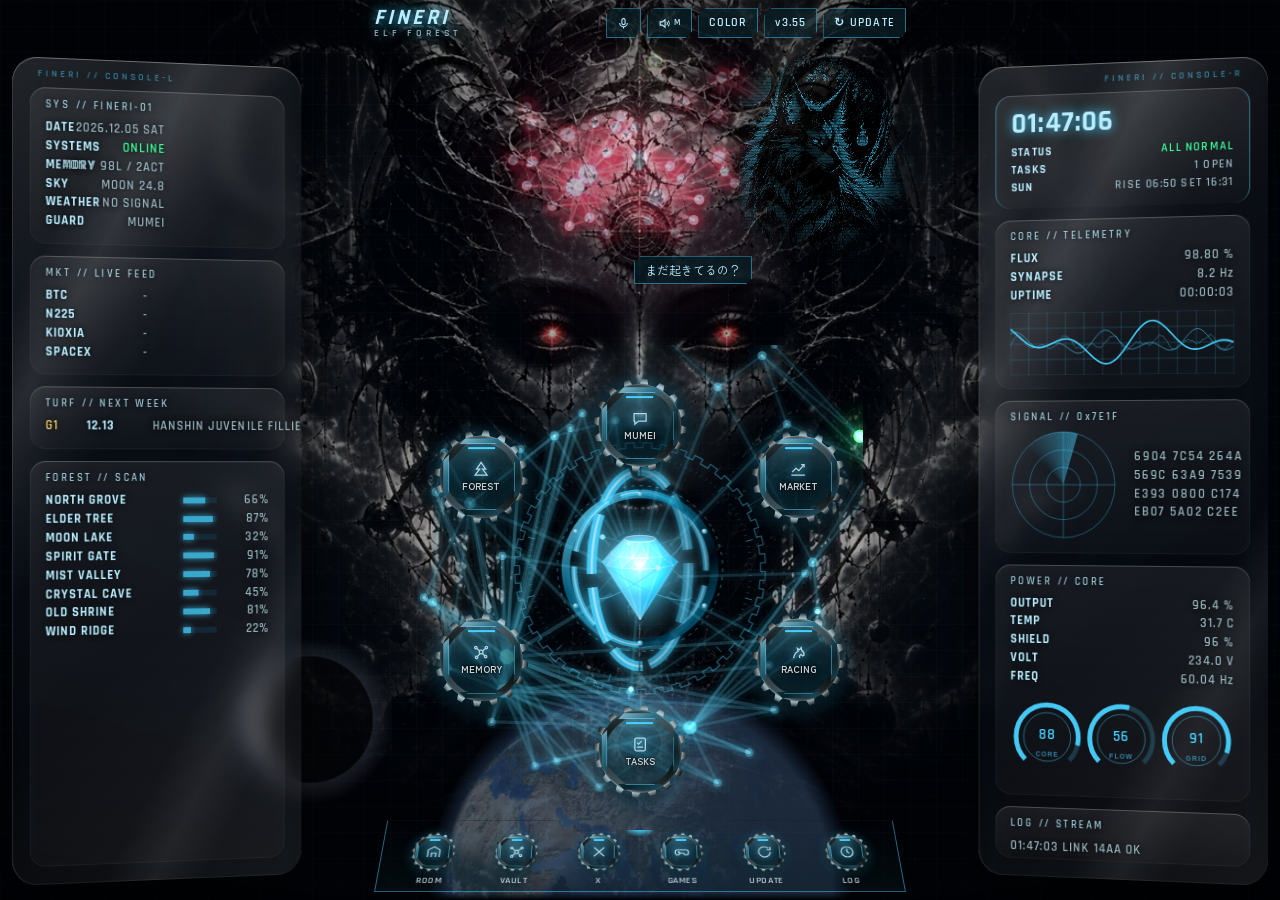
<file: index.html>
<!doctype html>
<html lang="ja">
<head>
<meta charset="utf-8">
<meta name="viewport" content="width=device-width,initial-scale=1,viewport-fit=cover">
<title>FINERI</title>
<meta name="apple-mobile-web-app-capable" content="yes">
<meta name="mobile-web-app-capable" content="yes">
<meta name="apple-mobile-web-app-status-bar-style" content="black-translucent">
<meta name="apple-mobile-web-app-title" content="FINERI">
<meta name="theme-color" content="#01040a">
<link rel="manifest" href="manifest.webmanifest">
<link rel="apple-touch-icon" href="apple-touch-icon.png">
<link rel="icon" href="icon-192.png">
<link rel="preconnect" href="https://fonts.googleapis.com">
<link rel="stylesheet" href="https://fonts.googleapis.com/css2?family=Orbitron:wght@500;700&family=Rajdhani:wght@500;600;700&family=Zen+Kaku+Gothic+New:wght@400;500;700&display=swap">
<link rel="stylesheet" href="app.css?v=3.56">
</head>
<body>
<canvas id="brain" aria-hidden="true"></canvas>
<div class="backdrop" aria-hidden="true"><i class="face"></i><i class="face shut"></i></div>
<div class="sunlight" aria-hidden="true"></div>
<canvas id="wxfx" aria-hidden="true"></canvas>
<canvas id="field" aria-hidden="true"></canvas>
<div class="vignette" aria-hidden="true"></div>

<!-- PC only: two side columns; the data panels move here on big screens, plus extra decorative panels -->
<aside class="pc-side pc-l">
  <div class="pc-pair pc-only">
    <div class="dp dp-l dp-x pc-half" aria-hidden="true"><div class="dp-h">BIO // VITALS</div>
      <div class="row"><b>HEART</b><span id="xHr">-</span></div><div class="row"><b>SPO2</b><span id="xO2">-</span></div><canvas class="pc-viz v-ecg"></canvas></div>
    <div class="dp dp-l dp-x pc-half" aria-hidden="true"><div class="dp-h">GEO // LOCK</div>
      <div class="row"><b>LAT</b><span id="xLa">-</span></div><div class="row"><b>LON</b><span id="xLo">-</span></div>
      <div class="row"><b>ALT</b><span id="xAl">-</span></div><div class="row"><b>HDG</b><span id="xHd">-</span></div></div>
  </div>
  <div class="dp dp-l dp-x pc-only" aria-hidden="true"><div class="dp-h">NET // UPLINK</div>
    <div class="row"><b>LATENCY</b><span id="xLat">-</span></div><div class="row"><b>PACKETS</b><span id="xPkt">-</span></div>
    <div class="row"><b>NODES</b><span id="xNode">-</span></div><div class="row"><b>JITTER</b><span id="xJit">-</span></div><div class="row"><b>LOSS</b><span id="xLoss">-</span></div><div class="bars wide" id="xNetBars"></div></div>
  <div class="dp dp-l dp-x pc-only pc-grow" aria-hidden="true"><div class="dp-h">FOREST // SCAN</div><div id="xScan"></div></div>
</aside>
<aside class="pc-side pc-r">
  <div class="pc-pair pc-only">
    <div class="dp dp-r dp-x pc-half" aria-hidden="true"><div class="dp-h">MEM // HEAP</div><div class="xheat" id="xHeat"></div>
      <div class="row"><b>USED</b><span id="xMem">-</span></div></div>
    <div class="dp dp-r dp-x pc-half" aria-hidden="true"><div class="dp-h">THREAT // LEVEL</div><div class="xthreat" id="xThr">LOW</div>
      <div class="row"><b>SECTOR</b><span id="xSec">-</span></div><div class="row"><b>WARD</b><span id="xWard">-</span></div></div>
  </div>
  <div class="dp dp-r dp-x pc-only" aria-hidden="true"><div class="dp-h">POWER // CORE</div>
    <div class="row"><b>OUTPUT</b><span id="xPow">-</span></div><div class="row"><b>TEMP</b><span id="xTmp">-</span></div>
    <div class="row"><b>SHIELD</b><span id="xShd">-</span></div><div class="row"><b>VOLT</b><span id="xV">-</span></div><div class="row"><b>FREQ</b><span id="xF">-</span></div><div class="bars wide" id="xPowBars"></div></div>
  <div class="dp dp-r dp-x pc-only pc-grow" aria-hidden="true"><div class="dp-h">LOG // STREAM</div><div id="xLog" class="xlog"></div></div>
</aside>
<div class="app">
  <header class="head">
    <div class="logo">FINERI<small>ELF FOREST</small></div>
    <div class="sysbtns">
      <button class="chip" type="button" id="micBtn" aria-label="声で操作"><svg viewBox="0 0 24 24" width="13" height="13" fill="none" stroke="currentColor" stroke-width="2"><rect x="9" y="3" width="6" height="11" rx="3"/><path d="M5 11a7 7 0 0 0 14 0M12 18v3"/></svg></button>
      <button class="chip" type="button" id="voiceBtn" aria-label="読み上げ"><svg viewBox="0 0 24 24" width="13" height="13" fill="none" stroke="currentColor" stroke-width="2"><path d="M4 9v6h4l5 4V5L8 9z"/><path d="M16 9a4 4 0 0 1 0 6M18.5 6.5a8 8 0 0 1 0 11"/></svg></button>
      <button class="chip" type="button" id="toneBtn" aria-expanded="false" aria-label="ベース色">COLOR</button>
      <button class="chip" type="button" data-open="updates" aria-label="更新履歴">v<span id="ver"></span></button>
      <button class="chip" type="button" id="refreshBtn" aria-label="更新">↻ UPDATE</button>
    </div>
    <div class="tone" role="group" aria-label="ベース色" hidden></div>
  </header>

  <section class="sky" aria-label="地球と空">
    <canvas id="sky" aria-hidden="true"></canvas>
    <div class="dp dp-l dp-sys dp-btn" data-open="data" role="button" tabindex="0" aria-label="fineri data">
      <div class="dp-h">SYS // FINERI-01</div>
      <div class="row"><b>DATE</b><span id="sDate">-</span></div>
      <div class="row"><b>SYSTEMS</b><span class="ok">ONLINE</span></div>
      <div class="row"><b>MEMORY</b><span id="stMem">-</span></div>
      <div class="row"><b>SKY</b><span id="stSky">-</span></div>
      <div class="row"><b>WEATHER</b><span id="sWx">-</span></div>
      <div class="row"><b>GUARD</b><span>MUMEI</span></div>
    </div>
    <button class="nu" id="nu" type="button" aria-label="fox">
      <span class="holo"><img src="holo-nu.jpg" alt=""></span>
      <span class="real"><img src="nu-honto.jpg" alt=""></span>
    </button>
    <div class="nu-say" id="nuSay"></div>
  </section>


  <div class="mid">
    <div class="earth" aria-hidden="true"><canvas id="earth"></canvas></div>
    <section class="stage" id="stage" aria-label="メニュー">
      <canvas id="core" aria-hidden="true"></canvas>
      <canvas id="links" aria-hidden="true"></canvas>
      <button class="gem-btn" id="gemBtn" type="button" aria-label="相場の報告を見る"></button>
      <div class="dp dp-l dp-mkt dp-btn" data-open="market" role="button" tabindex="0" aria-label="markets">
        <div class="dp-h">MKT // LIVE FEED</div>
        <div class="row" id="qBTC"><b>BTC</b><span class="p">-</span><span class="c"></span><svg class="sp" viewBox="0 0 40 10"><polyline/></svg></div>
        <div class="row" id="qN225"><b>N225</b><span class="p">-</span><span class="c"></span><svg class="sp" viewBox="0 0 40 10"><polyline/></svg></div>
        <div class="row" id="qKIOX"><b>KIOXIA</b><span class="p">-</span><span class="c"></span><svg class="sp" viewBox="0 0 40 10"><polyline/></svg></div>
        <div class="row" id="qSPX"><b>SPACEX</b><span class="p">-</span><span class="c"></span><svg class="sp" viewBox="0 0 40 10"><polyline/></svg></div>
      </div>
      <div class="dp dp-r dp-tel" aria-hidden="true">
        <div class="dp-h">CORE // TELEMETRY</div>
        <div class="row"><b>FLUX</b><span id="tFlux">-</span></div>
        <div class="row"><b>SYNAPSE</b><span id="tSyn">-</span></div>
        <div class="row"><b>UPTIME</b><span id="tUp">-</span></div>
        <div class="bars" id="tBars"></div>
      </div>
      <div class="dp dp-l dp-race dp-btn" data-open="keiba" role="button" tabindex="0" aria-label="races">
        <div class="dp-h">TURF // NEXT WEEK</div>
        <div id="raceList"><div class="row"><span>-</span></div></div>
      </div>
      <div class="dp dp-r dp-hex" aria-hidden="true">
        <div class="dp-h">SIGNAL // 0x7E1F</div>
        <div id="hexList"></div>
      </div>
    </section>
  </div>

  <section class="info dp-flat" aria-label="clock">
    <div class="clk"><div class="dp-h">CLOCK // JST</div><div class="t" id="time">--:--:--</div></div>
    <div class="stat">
      <div class="row"><b>STATUS</b><span class="ok" id="iStat">ALL NORMAL</span></div>
      <div class="row"><b>TASKS</b><span id="iTasks">-</span></div>
      <div class="row"><b>SUN</b><span id="date">-</span></div>
    </div>
    <span hidden><span id="iBtc"></span><span id="iNk"></span></span>
  </section>

  <nav class="dock" aria-label="ショートカット">
    <span class="hub" aria-hidden="true"></span>
    <button type="button" data-href="https://claude.ai/artifact/22pniu2SQHD1qxZVSzxKwy"><i><svg viewBox="0 0 24 24"><path d="M4 20V9l8-5 8 5v11"/><path d="M9 20v-6h6v6"/></svg></i>ROOM</button>
    <button type="button" data-href="obsidian://open"><i><svg viewBox="0 0 24 24"><circle cx="12" cy="12" r="2.5"/><circle cx="5" cy="6" r="1.6"/><circle cx="19" cy="6" r="1.6"/><circle cx="6" cy="19" r="1.6"/><circle cx="18" cy="18" r="1.6"/><path d="M6.3 7.2l4 3.3M17.7 7.2l-3.9 3.3M7.2 17.8l3.2-3.8M16.8 16.8l-3-2.9"/></svg></i>VAULT</button>
    <button type="button" data-href="https://x.com/home"><i><svg viewBox="0 0 24 24"><path d="M5 5l14 14M19 5L5 19"/></svg></i>X</button>
    <button type="button" data-open="games"><i><svg viewBox="0 0 24 24"><path d="M6 9h12a3 3 0 0 1 3 3v2a3 3 0 0 1-5.2 2L14 14h-4l-1.8 2A3 3 0 0 1 3 14v-2a3 3 0 0 1 3-3z"/><path d="M8 11v3M6.5 12.5h3M16 12h.01M18 13.5h.01"/></svg></i>GAMES</button>
    <button type="button" id="refreshBtn2"><i><svg viewBox="0 0 24 24"><path d="M20 12a8 8 0 1 1-2.3-5.6M20 4v5h-5"/></svg></i>UPDATE</button>
    <button type="button" data-href="obsidian://open?vault=fineri-vault&amp;file=95_Panel%2Flog"><i><svg viewBox="0 0 24 24"><path d="M12 7v5l3 2"/><circle cx="12" cy="12" r="8"/></svg></i>LOG</button>
  </nav>
</div>

<div class="veil" id="veil"></div>
<section class="sheet" id="sheet" role="dialog" aria-modal="true" aria-labelledby="sheetTitle">
  <div class="sheet-head">
    <button class="chip" type="button" id="closeBtn" aria-label="閉じる">← 戻る</button>
    <h2 id="sheetTitle"><span class="en" id="sheetEn"></span><span id="sheetJa"></span></h2>
  </div>
  <canvas class="sheet-art" id="sheetArt" aria-hidden="true"></canvas>
  <div class="sheet-body">

    <div class="mod" data-mod="talk" hidden>
      <div class="launch">
        <img src="nu.jpg" alt="">
        <p style="margin:0;font-size:16px">……呼んだ？ ボタンを押したら行くから。</p>
        <a class="big" href="https://claude.ai/code/project/chan_01NB255fjZpWAUx6aa11SZ5B" target="_blank" rel="noopener">いつもの部屋で話す</a>
        <p class="hint">このプロジェクト（記憶庫づくりの続き）が開くよ。</p>
        <a class="big alt" href="https://claude.ai/new" target="_blank" rel="noopener">新しい会話で話す</a>
      </div>
    </div>

    <div class="mod" data-mod="market" hidden>
      <h3 class="label section-t" style="margin-top:0">トレード（アプリを開く）</h3>
      <div class="grid2">
        <a class="card" id="tvLink" href="https://jp.tradingview.com/chart/" target="_blank" rel="noopener"><span class="go">CHART ↗</span><h3>TradingView</h3><p>チャート（アプリがあればアプリで開く）</p></a>
        <a class="card" href="shortcuts://run-shortcut?name=STOCK"><span class="go">STOCK ↗</span><h3>証券</h3><p>株・投資信託</p></a>
        <a class="card" href="shortcuts://run-shortcut?name=CRYPTO1"><span class="go">CRYPTO ↗</span><h3>取引所 1</h3><p>暗号資産</p></a>
        <a class="card" href="shortcuts://run-shortcut?name=CRYPTO2"><span class="go">CRYPTO ↗</span><h3>取引所 2</h3><p>暗号資産</p></a>
        <a class="card" href="shortcuts://run-shortcut?name=BANK"><span class="go">BANK ↗</span><h3>銀行</h3><p>入出金・残高</p></a>
      </div>
      <p class="hint" style="margin-top:12px">iPhone の「ショートカット」の STOCK / CRYPTO1 / CRYPTO2 / BANK を呼んでアプリを開くよ。</p>
      <p class="hint">ログインはそれぞれの公式アプリでね。ここにはパスワードとか何も保存しないよ。</p>
      <h3 class="label section-t">相場</h3>
      <div class="mrow"><b>BTC</b><span class="v" id="mBtc">--</span><span id="mBtcC">--</span></div>
      <div class="mrow"><b>日経平均</b><span class="v" id="mNk">--</span><span id="mNkC">--</span></div>
      <p class="hint" id="mNote" style="margin-bottom:14px">変化は1時間前との比較。±5%を超えると中央の水晶が光るよ（上がる=緑、下がる=赤）。</p>
      <div class="grid2">
        <a class="card" href="https://finance.yahoo.co.jp/" target="_blank" rel="noopener"><span class="go">OPEN ↗</span><h3>日経平均・個別株</h3><p>Yahoo!ファイナンス</p></a>
        <a class="card" href="https://finance.yahoo.co.jp/quote/USDJPY=FX" target="_blank" rel="noopener"><span class="go">OPEN ↗</span><h3>ドル円</h3><p>為替レート</p></a>
        <a class="card" href="https://nikkei225jp.com/" target="_blank" rel="noopener"><span class="go">OPEN ↗</span><h3>世界の株価</h3><p>NYダウ・先物など一覧</p></a>
        <a class="card" href="https://www.nikkei.com/markets/" target="_blank" rel="noopener"><span class="go">OPEN ↗</span><h3>マーケットニュース</h3><p>日本経済新聞</p></a>
      </div>
      <h3 class="label section-t">無名に聞く</h3>
      <div class="asks">
        <a href="https://claude.ai/new?q=%E7%9B%B8%E5%A0%B4%E3%81%8C%E5%A4%A7%E3%81%8D%E3%81%8F%E4%B8%8B%E3%81%8C%E3%81%A3%E3%81%9F%E6%97%A5%E3%80%81%E3%81%BE%E3%81%9A%E4%BD%95%E3%82%92%E7%A2%BA%E8%AA%8D%E3%81%97%E3%81%9F%E3%82%89%E3%81%84%E3%81%84%EF%BC%9F" target="_blank" rel="noopener">急落した日に見ること</a>
        <a href="https://claude.ai/new?q=%E6%97%A5%E7%B5%8C%E5%B9%B3%E5%9D%87%E3%81%A8NY%E3%83%80%E3%82%A6%E3%81%AE%E9%96%A2%E4%BF%82%E3%82%92%E3%80%81%E3%81%8B%E3%82%93%E3%81%9F%E3%82%93%E3%81%AB%E6%95%99%E3%81%88%E3%81%A6" target="_blank" rel="noopener">日経とNYの関係</a>
        <a href="https://claude.ai/new?q=%E5%86%86%E5%AE%89%E3%81%A8%E5%86%86%E9%AB%98%E3%80%81%E6%A0%AA%E3%81%AB%E3%81%AF%E3%81%A9%E3%81%86%E5%BD%B1%E9%9F%BF%E3%81%99%E3%82%8B%E3%81%AE%EF%BC%9F" target="_blank" rel="noopener">円安・円高と株</a>
      </div>
      <h3 class="label section-t">相場メモ（この端末に保存）</h3>
      <textarea class="memo" id="memo-market" placeholder="気になった銘柄、今日の動きなど"></textarea>
    </div>

    <div class="mod" data-mod="keiba" hidden>
      <div class="pick" id="pick" hidden>
        <div class="pick-h"><span class="pick-tag">TODAY'S PICK</span><span id="pickRace">-</span></div>
        <div class="pick-type" id="pickType">-</div>
        <div class="pick-horses" id="pickHorses"></div>
        <div class="pick-sum" id="pickSum">-</div>
        <div class="pick-roman" id="pickRoman" hidden></div>
        <div class="pick-btns">
          <a class="pick-buy" href="https://www.ipat.jra.go.jp/sp/" target="_blank" rel="noopener">即PATを開く ↗</a>
          <button type="button" class="ghost" id="pickCopy">買い目をコピー</button>
        </div>
        <p class="hint">購入は即PATで自分で。パネルからお金は動かさないよ。</p>
      </div>
      <div class="grid2">
        <a class="card" href="https://www.jra.go.jp/" target="_blank" rel="noopener"><span class="go">OPEN ↗</span><h3>JRA 公式</h3><p>今週のレース・出馬表・結果</p></a>
        <a class="card" href="https://www.netkeiba.com/" target="_blank" rel="noopener"><span class="go">OPEN ↗</span><h3>netkeiba</h3><p>オッズ・ニュース・データ</p></a>
        <a class="card" href="https://www.ipat.jra.go.jp/sp/" target="_blank" rel="noopener"><span class="go">OPEN ↗</span><h3>即PAT</h3><p>馬券の購入（ログインは公式で）</p></a>
        <a class="card" href="https://www.keiba.go.jp/" target="_blank" rel="noopener"><span class="go">OPEN ↗</span><h3>地方競馬</h3><p>NAR 公式</p></a>
        <a class="card" href="obsidian://open?vault=fineri-vault&amp;file=95_Panel%2Fworks"><span class="go">WORKS ↗</span><h3>成果物</h3></a>
        <a class="card" href="https://claude.ai/artifact/22pniu2SQHD1qxZVSzxKwy" target="_blank" rel="noopener"><span class="go">SHELF ↗</span><h3>本棚</h3><p>成果物をそのまま開く（試験）</p></a>
        <a class="card" href="obsidian://open?vault=fineri-vault&amp;file=95_Panel%2Fd1"><span class="go">RECORD ↗</span><h3>通算成績</h3><p>メモで見る</p></a>
      </div>
      <h3 class="label section-t">無名に聞く</h3>
      <div class="asks">
        <a href="https://claude.ai/new?q=%E7%AB%B6%E9%A6%AC%E3%81%AE%E4%BA%88%E6%83%B3%E3%81%A7%E3%80%81%E3%81%BE%E3%81%9A%E8%A6%8B%E3%82%8B%E3%81%B9%E3%81%8D%E3%83%9D%E3%82%A4%E3%83%B3%E3%83%88%E3%82%923%E3%81%A4%E6%95%99%E3%81%88%E3%81%A6" target="_blank" rel="noopener">予想の見どころ</a>
        <a href="https://claude.ai/new?q=%E5%8D%98%E5%8B%9D%E3%83%BB%E8%A4%87%E5%8B%9D%E3%83%BB%E9%A6%AC%E9%80%A3%E3%83%BB%E3%83%AF%E3%82%A4%E3%83%89%E3%83%BB%E4%B8%89%E9%80%A3%E8%A4%87%E3%81%AE%E9%81%95%E3%81%84%E3%82%92%E3%81%8B%E3%82%93%E3%81%9F%E3%82%93%E3%81%AB%E6%95%99%E3%81%88%E3%81%A6" target="_blank" rel="noopener">馬券の種類</a>
        <a href="https://claude.ai/new?q=%E9%A6%AC%E5%A0%B4%E7%8A%B6%E6%85%8B%EF%BC%88%E8%89%AF%E3%83%BB%E7%A8%8D%E9%87%8D%E3%83%BB%E9%87%8D%E3%83%BB%E4%B8%8D%E8%89%AF%EF%BC%89%E3%81%A7%E4%BD%95%E3%81%8C%E5%A4%89%E3%82%8F%E3%82%8B%E3%81%AE%EF%BC%9F" target="_blank" rel="noopener">馬場の読み方</a>
      </div>
      <h3 class="label section-t">予想メモ（この端末に保存）</h3>
      <textarea class="memo" id="memo-keiba" placeholder="気になる馬、買い目など"></textarea>
    </div>

    <div class="mod" data-mod="tasks" hidden>
      <div class="grid2">
        <a class="card" href="https://claude.ai/artifact/22pniu2SQHD1qxZVSzxKwy#teiki" target="_blank" rel="noopener"><span class="go">OPEN ↗</span><h3>定期報告</h3><p>定期タスクの報告を見る</p></a>
      </div>
      <ul class="tasks" id="tasks"></ul>
      <form class="addrow" id="addTask">
        <input id="newTask" type="text" placeholder="やることを追加">
        <button type="submit">追加</button>
      </form>
    </div>

    <div class="mod" data-mod="memory" hidden>
      <div class="grid2">
        
        <a class="card" href="obsidian://open"><span class="go">OPEN ↗</span><h3>メモ帳を開く</h3><p>Obsidian アプリ</p></a>
        <a class="card" href="https://github.com/yosizoueri-blip/fineri-vault" target="_blank" rel="noopener"><span class="go">OPEN ↗</span><h3>記憶庫の中身</h3><p>GitHub</p></a>
        <a class="card" href="https://github.com/yosizoueri-blip/fineri-vault/commits/main" target="_blank" rel="noopener"><span class="go">OPEN ↗</span><h3>更新の記録</h3><p>いつ何が保存されたか</p></a>
      </div>
    </div>

    <div class="mod" data-mod="updates" hidden>
      <div class="row" style="margin-bottom:14px">
        <button type="button" id="refreshBtn3">↻ 最新にする</button>
        <span class="hint">今のバージョン: v<span id="ver2"></span></span>
      </div>
      <h3 class="label section-t">声の切り替え</h3>
      <div class="row voice-pick" style="margin-bottom:16px"><button class="ghost" type="button" data-voice="mumei">無名</button><button class="ghost" type="button" data-voice="low">低い声</button></div>
      <h3 class="label section-t">水晶のテスト</h3>
      <div class="row" style="margin-bottom:16px">
        <button class="ghost" type="button" data-test="up">緑</button>
        <button class="ghost" type="button" data-test="down">赤</button>
        <button class="ghost" type="button" data-test="split">半分ずつ</button>
        <button class="ghost" type="button" data-test="report">黒（報告）</button>
        <button class="ghost" type="button" data-test="">戻す</button>
      </div>
      <h3 class="label section-t">更新履歴</h3>
      <div class="grid2"><a class="card" href="obsidian://open?vault=fineri-vault&amp;file=95_Panel%2Flog"><span class="go">LOG ↗</span><h3>更新履歴を見る</h3><p>メモ帳で開く</p></a></div>
    </div>

    <div class="mod" data-mod="data" hidden>
      <div class="notes" id="notes" hidden><h3 class="label section-t" style="margin-top:0">通知一覧</h3><div id="noteList"></div></div>
      <p class="hint" style="margin-bottom:14px">押すとメモ帳が開くよ。中身はメモ帳の中だけ。</p>
      <div class="grid2">
        <a class="card" href="obsidian://open?vault=fineri-vault&amp;file=95_Panel%2Fd1"><span class="go">KEIBA ↗</span><h3>競馬</h3></a>
        <a class="card" href="obsidian://open?vault=fineri-vault&amp;file=95_Panel%2Fd2"><span class="go">ASSET ↗</span><h3>資産</h3></a>
        <a class="card" href="obsidian://open?vault=fineri-vault&amp;file=95_Panel%2Fd3"><span class="go">REPORT ↗</span><h3>相場の報告</h3></a>
        <a class="card" href="obsidian://open?vault=fineri-vault&amp;file=95_Panel%2Fd4"><span class="go">HISTORY ↗</span><h3>投資</h3></a>
        <a class="card" href="obsidian://open?vault=fineri-vault&amp;file=95_Panel%2Fd5"><span class="go">PLAY ↗</span><h3>トレード</h3></a>
        <a class="card" href="obsidian://open?vault=fineri-vault&amp;file=95_Panel%2Fd6"><span class="go">STOCK ↗</span><h3>証券</h3></a>
        <a class="card" href="obsidian://open?vault=fineri-vault&amp;file=95_Panel%2Fd7"><span class="go">TAX ↗</span><h3>税金</h3></a>
        <a class="card" href="obsidian://open?vault=fineri-vault&amp;file=95_Panel%2Fd8"><span class="go">BOOK ↗</span><h3>出納帳</h3></a>
      </div>
    </div>
    </div>

    <div class="mod" data-mod="help" hidden>
      <p class="hint" style="margin-bottom:14px">見つけたね。ここはシークレットの取扱説明書。忘れたら地球を押して。</p>
        <div class="mrow"><b>地球</b><span>この「使い方」が開く（シークレット）</span></div>
        <div class="mrow"><b>緑に光る点</b><span>いま作業中のところ</span></div>
        <div class="mrow"><b>顔のおでこ</b><span>省エネモード。動きが止まってシナプスが青になる。もう一回で元通り</span></div>
        <div class="mrow"><b>真ん中の宝石が黒い</b><span>相場の定期報告が来た合図。押すと報告のメモが開く</span></div>
        <div class="mrow"><b>左上の SYS パネル</b><span>通知一覧とデータの入口</span></div>
        <div class="mrow"><b>SYS が金色・STATUS が NOTICE</b><span>通知の日が14日以内に近づいた合図</span></div>
        <div class="mrow"><b>MKT パネル</b><span>相場の画面</span></div>
        <div class="mrow"><b>TURF パネル</b><span>競馬の画面</span></div>
        <div class="mrow"><b>左上の狐</b><span>押すと少しのあいだ本当の姿になる</span></div>
        <div class="mrow"><b>右上のマイク</b><span>声で操作（「相場」「競馬」「データ」「使い方」など）</span></div>
        <div class="mrow"><b>右上のスピーカー</b><span>読み上げ。押すたびに 無名(M) ⇔ 低い声(L)</span></div>
        <div class="mrow"><b>COLOR</b><span>パネルの色を変える</span></div>
        <div class="mrow"><b>UPDATE</b><span>最新版に更新。新しい機能が出たら最初にこれ</span></div>
        <div class="mrow"><b>LOG</b><span>更新履歴のメモが直接開く</span></div>
        <div class="mrow"><b>v3.xx</b><span>最新にする・声の切り替え・水晶のテスト</span></div>
        <div class="mrow"><b>ROOM</b><span>fineri部屋（本棚・星空・スレッドへ）。自分だけが開ける</span></div>
        <div class="mrow"><b>VAULT</b><span>メモ帳（Obsidian）を開く</span></div>
    </div>

    <div class="mod" data-mod="games" hidden>
      <p class="hint" style="margin-bottom:14px">ここはこれから育てる場所。配信やプレイ記録をまとめていくよ。</p>
      <div class="grid2">
        <div class="card"><span class="go">COMING SOON</span><h3>MINECRAFT</h3><p>建築・壁画・ワールド記録</p></div>
        <div class="card"><span class="go">COMING SOON</span><h3>NIOH SERIES</h3><p>仁王シリーズ</p></div>
        <div class="card"><span class="go">COMING SOON</span><h3>ELDEN RING</h3><p>エルデンリング</p></div>
        <div class="card"><span class="go">COMING SOON</span><h3>DEATH STRANDING</h3><p>デス・ストランディング</p></div>
      </div>
    </div>

    <div class="mod" data-mod="forest" hidden>
      <div class="crew">
        <div class="card"><img src="nu.jpg" alt="ぬーちゃん（チビ姿）"><h3>ぬーちゃん</h3><p>白い狐の霊獣。ふだんはチビ姿</p></div>
        <div class="card"><img src="nu-honto.jpg" alt="ぬーちゃん（本当の姿）"><h3>ぬーちゃん（本当の姿）</h3><p>九尾。水晶の白蛇と一緒</p></div>
        <div class="card"><h3>fineri</h3><p>この森の主</p></div>
        <div class="card"><h3>fin</h3><p>ハイエルフ</p></div>
        <div class="card"><h3>無名</h3><p>相棒。素直じゃない</p></div>
      </div>
    </div>

  </div>
</section>

<script src="app.js?v=3.56"></script>
</body>
</html>
</file>
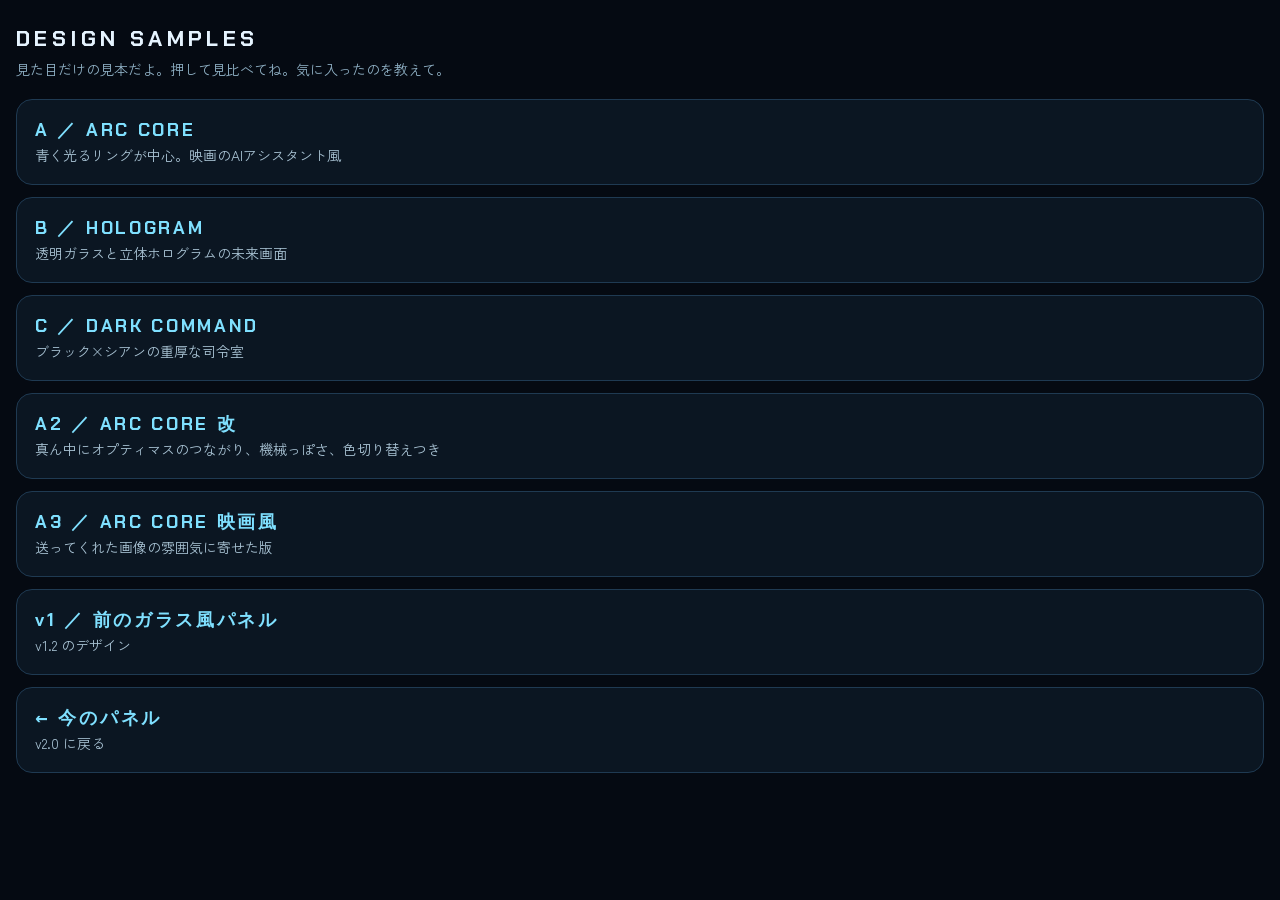
<file: samples/index.html>
<!doctype html><html lang="ja"><head><meta charset="utf-8"><meta name="viewport" content="width=device-width,initial-scale=1,viewport-fit=cover">
<title>FINERI デザイン見本</title>
<link rel="stylesheet" href="https://fonts.googleapis.com/css2?family=Chakra+Petch:wght@600&family=Zen+Kaku+Gothic+New:wght@400;700&display=swap">
<style>
body{margin:0;background:#050a12;color:#e6f4ff;font-family:"Zen Kaku Gothic New",system-ui,sans-serif;padding:max(24px,env(safe-area-inset-top)) max(16px,env(safe-area-inset-right)) 40px max(16px,env(safe-area-inset-left))}
h1{font-family:"Chakra Petch",sans-serif;letter-spacing:.2em;font-size:22px;margin:0 0 6px}
p{color:#8fb0c4;margin:0 0 20px;font-size:14px}
a{display:block;text-decoration:none;color:inherit;border:1px solid #1f3a52;border-radius:16px;padding:18px;margin-bottom:12px;background:#0b1622}
a b{font-family:"Chakra Petch",sans-serif;letter-spacing:.15em;font-size:18px;color:#7fe0ff;display:block}
a span{font-size:14px;color:#a9c3d4}
</style></head><body>
<h1>DESIGN SAMPLES</h1>
<p>見た目だけの見本だよ。押して見比べてね。気に入ったのを教えて。</p>
<a href="arc.html"><b>A ／ ARC CORE</b><span>青く光るリングが中心。映画のAIアシスタント風</span></a>
<a href="holo.html"><b>B ／ HOLOGRAM</b><span>透明ガラスと立体ホログラムの未来画面</span></a>
<a href="command.html"><b>C ／ DARK COMMAND</b><span>ブラック×シアンの重厚な司令室</span></a>
<a href="arc2.html"><b>A2 ／ ARC CORE 改</b><span>真ん中にオプティマスのつながり、機械っぽさ、色切り替えつき</span></a>
<a href="arc3.html"><b>A3 ／ ARC CORE 映画風</b><span>送ってくれた画像の雰囲気に寄せた版</span></a>
<a href="v1.html"><b>v1 ／ 前のガラス風パネル</b><span>v1.2 のデザイン</span></a>
<a href="../"><b>← 今のパネル</b><span>v2.0 に戻る</span></a>
</body></html>
</file>
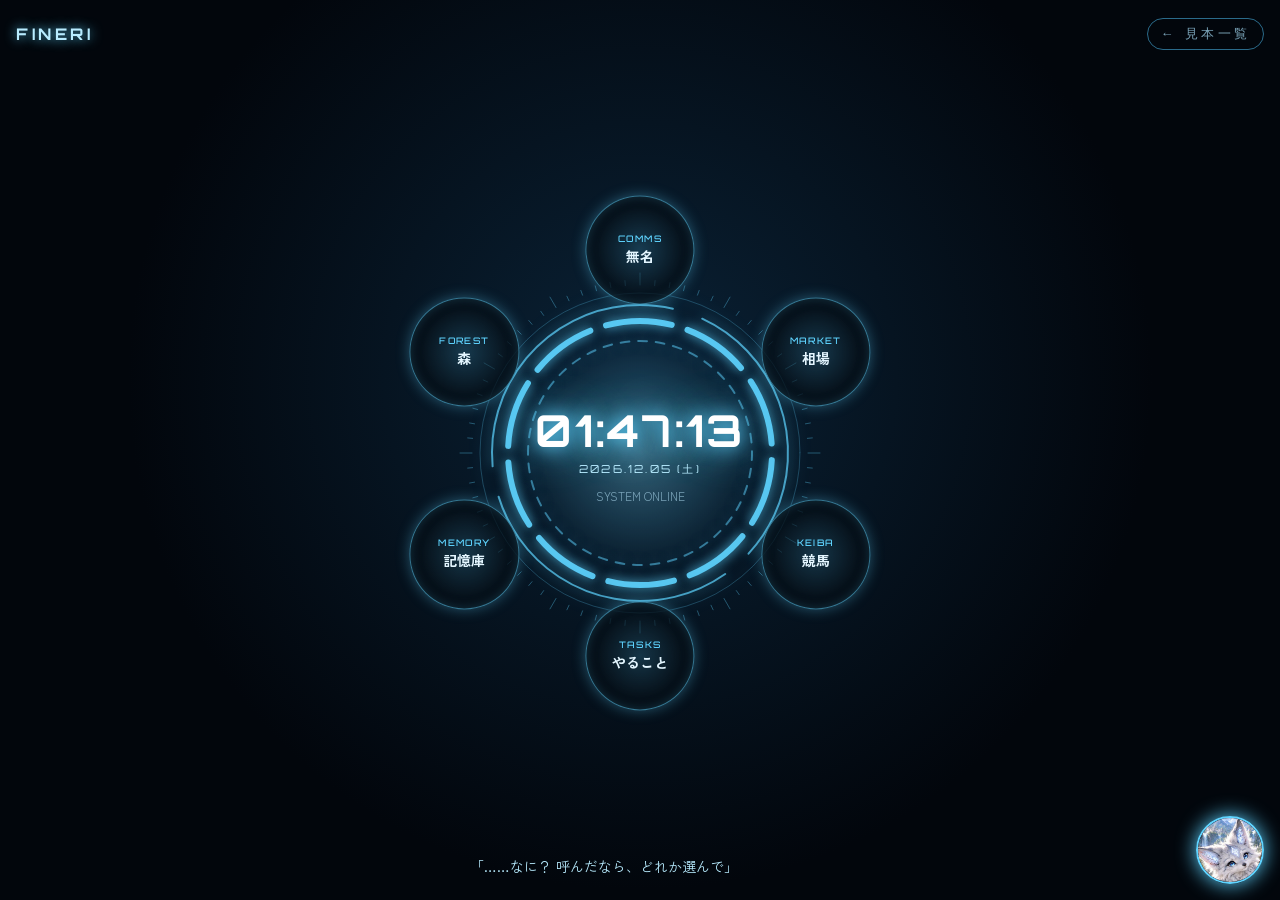
<file: samples/arc.html>
<!doctype html><html lang="ja"><head><meta charset="utf-8"><meta name="viewport" content="width=device-width,initial-scale=1,viewport-fit=cover">
<title>ARC CORE 見本</title>
<meta name="apple-mobile-web-app-capable" content="yes"><meta name="apple-mobile-web-app-status-bar-style" content="black-translucent">
<link rel="stylesheet" href="https://fonts.googleapis.com/css2?family=Orbitron:wght@500;700&family=Zen+Kaku+Gothic+New:wght@400;700&display=swap">
<style>
:root{--bg:#02060c;--c:#5fd4ff;--c2:#b8ecff;--dim:#2a6a8a;--fg:#e4f6ff;--mut:#7aa3b8;color-scheme:dark}
*{box-sizing:border-box}
html,body{margin:0;min-height:100%;background:radial-gradient(circle at 50% 42%,#0a2236 0,#02060c 62%);color:var(--fg);font-family:"Zen Kaku Gothic New",system-ui,sans-serif;overflow-x:hidden}
.wrap{min-height:100vh;display:grid;grid-template-rows:auto 1fr auto;padding:max(18px,env(safe-area-inset-top)) max(16px,env(safe-area-inset-right)) max(24px,env(safe-area-inset-bottom)) max(16px,env(safe-area-inset-left));gap:10px}
.top{display:flex;justify-content:space-between;align-items:center;font-family:Orbitron,sans-serif;letter-spacing:.3em;font-size:12px;color:var(--mut)}
.top b{color:var(--c2);font-size:16px;text-shadow:0 0 12px var(--c)}
.stage{position:relative;width:min(92vw,520px);aspect-ratio:1;margin:0 auto;align-self:center}
canvas{position:absolute;inset:0;width:100%;height:100%}
.core{position:absolute;inset:0;display:grid;place-content:center;text-align:center;pointer-events:none}
.core .t{font-family:Orbitron,sans-serif;font-weight:700;font-size:clamp(26px,8vw,44px);letter-spacing:.06em;color:#fff;text-shadow:0 0 18px var(--c),0 0 40px var(--c)}
.core .d{font-family:Orbitron,sans-serif;font-size:11px;letter-spacing:.2em;color:var(--c2);margin-top:4px}
.core .s{font-size:12px;color:var(--mut);margin-top:10px}
.node{position:absolute;width:21%;aspect-ratio:1;transform:translate(-50%,-50%);border-radius:50%;display:grid;place-content:center;text-align:center;gap:2px;
  background:radial-gradient(circle,rgba(95,212,255,.18),rgba(2,6,12,.85) 70%);border:1px solid rgba(95,212,255,.55);color:var(--fg);text-decoration:none;
  box-shadow:0 0 14px rgba(95,212,255,.35),inset 0 0 12px rgba(95,212,255,.25);font-size:clamp(11px,3vw,14px);font-weight:700;transition:transform .2s,box-shadow .2s}
.node small{font-family:Orbitron,sans-serif;font-size:clamp(7px,1.9vw,9px);letter-spacing:.15em;color:var(--c);font-weight:500}
.node:hover{transform:translate(-50%,-50%) scale(1.08);box-shadow:0 0 26px rgba(95,212,255,.7),inset 0 0 16px rgba(95,212,255,.4)}
.say{padding-right:80px;padding-left:8px;text-align:center;color:var(--c2);font-size:14px}
.nu{position:fixed;right:max(16px,env(safe-area-inset-right));bottom:max(16px,env(safe-area-inset-bottom));width:68px;height:68px;border-radius:50%;overflow:hidden;border:2px solid var(--c);box-shadow:0 0 20px var(--c)}
.nu img{width:100%;height:100%;object-fit:cover}
.hop{animation:hop .7s}@keyframes hop{30%{transform:translateY(-18px)}60%{transform:none}}
.back{color:var(--mut);font-size:13px;text-decoration:none;border:1px solid var(--dim);border-radius:999px;padding:6px 12px}
@media (prefers-reduced-motion:reduce){*{animation:none!important}}
</style></head><body>
<div class="wrap">
  <div class="top"><b>FINERI</b><a class="back" href="./">← 見本一覧</a></div>
  <div class="stage" id="stage">
    <canvas id="cv"></canvas>
    <div class="core"><div class="t" data-time>--:--:--</div><div class="d" data-date></div><div class="s">SYSTEM ONLINE</div></div>
  </div>
  <div class="say">「……なに？ 呼んだなら、どれか選んで」</div>
</div>
<div class="nu"><img src="../nu.jpg" alt="ぬーちゃん"></div>
<script>
const items=[['COMMS','無名'],['MARKET','相場'],['KEIBA','競馬'],['TASKS','やること'],['MEMORY','記憶庫'],['FOREST','森']];
const st=document.getElementById('stage');
items.forEach((it,i)=>{const a=Math.PI*2*i/items.length-Math.PI/2;const el=document.createElement('a');el.className='node';el.href='#';
  el.style.left=(50+39*Math.cos(a))+'%';el.style.top=(50+39*Math.sin(a))+'%';el.innerHTML='<small>'+it[0]+'</small>'+it[1];st.append(el);});
const cv=document.getElementById('cv'),cx=cv.getContext('2d');const red=matchMedia('(prefers-reduced-motion: reduce)').matches;
function size(){const r=st.getBoundingClientRect(),dpr=devicePixelRatio||1;cv.width=r.width*dpr;cv.height=r.height*dpr;}
size();addEventListener('resize',size);
function draw(t){const W=cv.width,c=W/2,u=W/520;cx.clearRect(0,0,W,W);cx.lineCap='round';
  const g=cx.createRadialGradient(c,c,0,c,c,120*u);g.addColorStop(0,'rgba(140,225,255,.35)');g.addColorStop(1,'rgba(95,212,255,0)');cx.fillStyle=g;cx.beginPath();cx.arc(c,c,120*u,0,7);cx.fill();
  const ring=(r,w,a0,len,n,sp,al)=>{cx.lineWidth=w*u;cx.strokeStyle='rgba(95,212,255,'+al+')';cx.shadowColor='#5fd4ff';cx.shadowBlur=12*u;
    for(let k=0;k<n;k++){const s=a0+t*sp+k*Math.PI*2/n;cx.beginPath();cx.arc(c,c,r*u,s,s+len);cx.stroke();}};
  ring(132,6,0,Math.PI*2/10*.8,10,.0003,.9);
  ring(148,2,0,Math.PI*2*.3,3,-.0005,.7);
  ring(112,2,0,Math.PI*2/40*.5,40,.0002,.5);
  ring(160,1,0,Math.PI*2,1,0,.25);
  cx.shadowBlur=0;cx.strokeStyle='rgba(95,212,255,.35)';cx.lineWidth=1*u;
  for(let k=0;k<72;k++){const a=k*Math.PI/36;const r1=168*u,r2=(k%6?173:180)*u;cx.beginPath();cx.moveTo(c+r1*Math.cos(a),c+r1*Math.sin(a));cx.lineTo(c+r2*Math.cos(a),c+r2*Math.sin(a));cx.stroke();}
  if(!red)requestAnimationFrame(draw);}
requestAnimationFrame(draw);
</script><script src="common.js"></script></body></html>
</file>
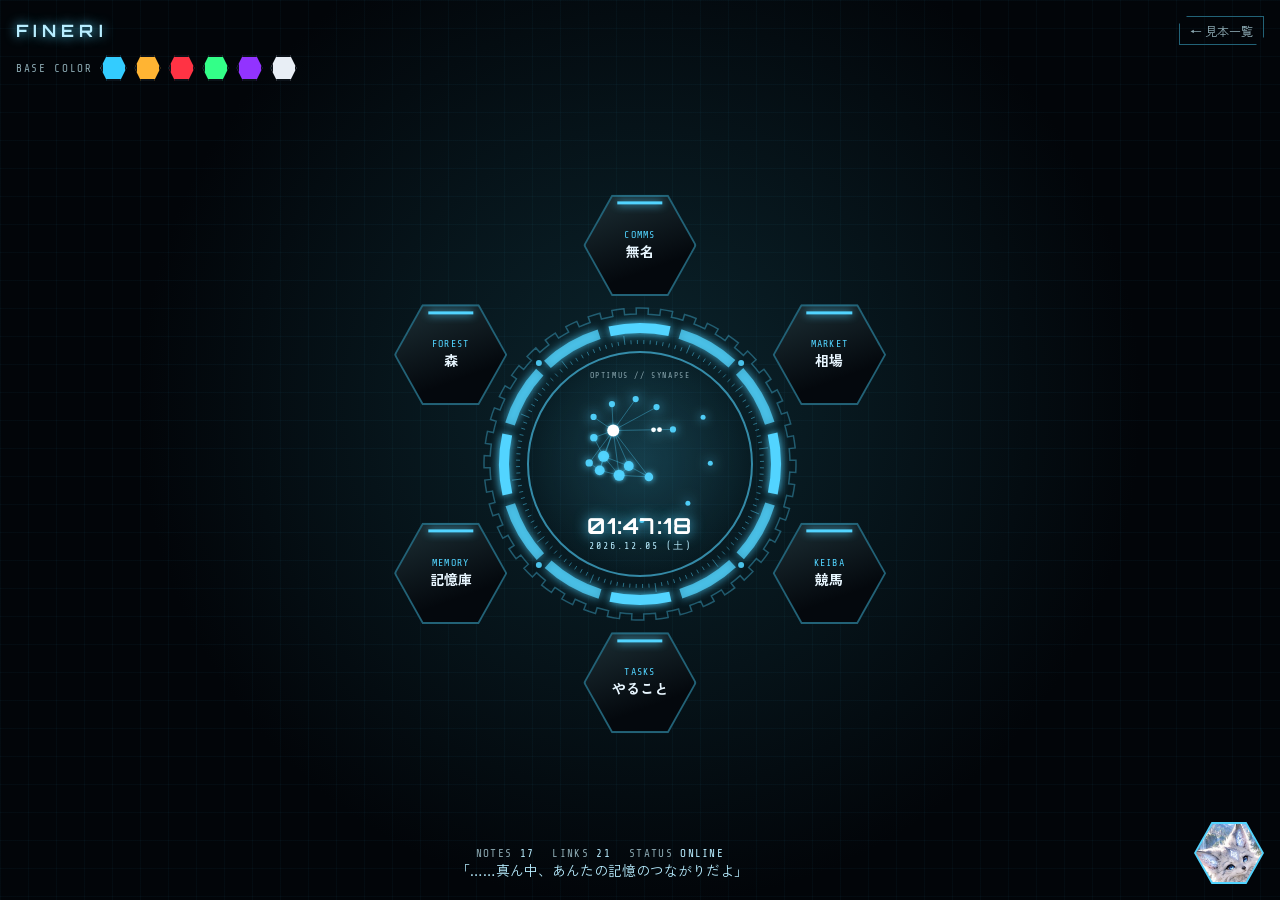
<file: samples/arc2.html>
<!doctype html><html lang="ja"><head><meta charset="utf-8"><meta name="viewport" content="width=device-width,initial-scale=1,viewport-fit=cover">
<title>ARC CORE 2 見本</title>
<meta name="apple-mobile-web-app-capable" content="yes"><meta name="apple-mobile-web-app-status-bar-style" content="black-translucent">
<link rel="stylesheet" href="https://fonts.googleapis.com/css2?family=Orbitron:wght@500;700&family=Share+Tech+Mono&family=Zen+Kaku+Gothic+New:wght@400;700&display=swap">
<style>
:root{--h:195;--c:hsl(var(--h) 100% 66%);--c2:hsl(var(--h) 100% 86%);--dim:hsl(var(--h) 55% 30%);--metal:hsl(var(--h) 18% 22%);--fg:#e8f6ff;--mut:hsl(var(--h) 20% 62%);color-scheme:dark}
*{box-sizing:border-box}
html,body{margin:0;min-height:100%;color:var(--fg);font-family:"Zen Kaku Gothic New",system-ui,sans-serif;overflow-x:hidden;
 background:radial-gradient(circle at 50% 45%,hsl(var(--h) 60% 11%) 0,#020509 62%);transition:background .6s}
body::before{content:"";position:fixed;inset:0;pointer-events:none;background:linear-gradient(hsl(var(--h) 80% 60% / .04) 1px,transparent 1px) 0 0/100% 28px,linear-gradient(90deg,hsl(var(--h) 80% 60% / .04) 1px,transparent 1px) 0 0/28px 100%}
.wrap{min-height:100vh;display:grid;grid-template-rows:auto auto 1fr auto;gap:10px;padding:max(16px,env(safe-area-inset-top)) max(16px,env(safe-area-inset-right)) max(20px,env(safe-area-inset-bottom)) max(16px,env(safe-area-inset-left))}
.top{display:flex;justify-content:space-between;align-items:center;gap:10px}
.top b{font-family:Orbitron,sans-serif;letter-spacing:.3em;color:var(--c2);font-size:17px;text-shadow:0 0 12px var(--c)}
.back{color:var(--mut);font-size:12px;text-decoration:none;border:1px solid var(--dim);padding:5px 10px;clip-path:polygon(8px 0,100% 0,100% calc(100% - 8px),calc(100% - 8px) 100%,0 100%,0 8px)}
.tone{display:flex;align-items:center;gap:8px;font-family:"Share Tech Mono",monospace;font-size:11px;color:var(--mut);letter-spacing:.15em}
.tone button{width:26px;height:26px;border:2px solid #0b1118;outline:1px solid var(--dim);cursor:pointer;padding:0;clip-path:polygon(25% 0,75% 0,100% 50%,75% 100%,25% 100%,0 50%)}
.tone button[aria-pressed="true"]{outline:2px solid #fff}
.stage{position:relative;width:min(94vw,540px);aspect-ratio:1;margin:0 auto;align-self:center}
canvas{position:absolute;inset:0;width:100%;height:100%}
.readout{position:absolute;left:50%;top:50%;transform:translate(-50%,-50%);text-align:center;pointer-events:none;margin-top:12.5%}
.readout .t{font-family:Orbitron,sans-serif;font-weight:700;font-size:clamp(14px,4.2vw,22px);letter-spacing:.06em;color:#fff;text-shadow:0 0 14px var(--c)}
.readout .d{font-family:"Share Tech Mono",monospace;font-size:10px;letter-spacing:.2em;color:var(--c2)}
.label{position:absolute;left:50%;top:50%;transform:translate(-50%,-50%);margin-top:-16.5%;font-family:"Share Tech Mono",monospace;font-size:8px;letter-spacing:.2em;color:var(--mut);pointer-events:none;white-space:nowrap}
.node{position:absolute;width:21%;aspect-ratio:1.12;transform:translate(-50%,-50%);display:grid;place-content:center;text-align:center;gap:1px;text-decoration:none;color:var(--fg);
 clip-path:polygon(25% 0,75% 0,100% 50%,75% 100%,25% 100%,0 50%);background:var(--dim);transition:transform .2s,filter .2s}
.node::before{content:"";position:absolute;inset:2px;clip-path:inherit;background:linear-gradient(160deg,hsl(var(--h) 30% 16%),#04080d 70%);z-index:-1}
.node::after{content:"";position:absolute;left:30%;right:30%;top:7%;height:3px;background:var(--c);box-shadow:0 0 8px var(--c)}
.node{isolation:isolate;font-weight:700;font-size:clamp(11px,3vw,14px)}
.node small{font-family:"Share Tech Mono",monospace;font-size:clamp(8px,2vw,10px);letter-spacing:.12em;color:var(--c);font-weight:400}
.node:hover{transform:translate(-50%,-50%) scale(1.08);filter:drop-shadow(0 0 10px var(--c))}
.stat{padding-right:80px;display:flex;justify-content:center;gap:18px;font-family:"Share Tech Mono",monospace;font-size:11px;color:var(--mut);letter-spacing:.12em;flex-wrap:wrap}
.stat b{color:var(--c2);font-weight:400}
.say{text-align:center;color:var(--c2);font-size:14px;padding:0 84px 0 8px}
.nu{position:fixed;right:max(16px,env(safe-area-inset-right));bottom:max(16px,env(safe-area-inset-bottom));width:70px;height:62px;overflow:hidden;clip-path:polygon(25% 0,75% 0,100% 50%,75% 100%,25% 100%,0 50%);background:var(--c);padding:2px}
.nu img{width:100%;height:100%;object-fit:cover;clip-path:inherit;display:block}
.hop{animation:hop .7s}@keyframes hop{30%{transform:translateY(-16px)}60%{transform:none}}
@media (prefers-reduced-motion:reduce){*{animation:none!important}}
</style></head><body>
<div class="wrap">
  <div class="top"><b>FINERI</b><a class="back" href="./">← 見本一覧</a></div>
  <div class="tone" role="group" aria-label="ベース色"><span>BASE COLOR</span></div>
  <div class="stage" id="stage">
    <canvas id="cv"></canvas>
    <div class="label">OPTIMUS // SYNAPSE</div>
    <div class="readout"><div class="t" data-time>--:--:--</div><div class="d" data-date></div></div>
  </div>
  <div>
    <div class="stat"><span>NOTES <b id="sn">-</b></span><span>LINKS <b id="sl">-</b></span><span>STATUS <b>ONLINE</b></span></div>
    <div class="say">「……真ん中、あんたの記憶のつながりだよ」</div>
  </div>
</div>
<div class="nu"><img src="../nu.jpg" alt="ぬーちゃん"></div>
<script>
const GRAPH={"n": 17, "hub": 3, "g": [5, 8, 8, 8, 6, 0, 0, 0, 0, 4, 2, 7, 7, 7, 3, 5, 1], "e": [[0, 3], [1, 3], [2, 3], [2, 10], [2, 15], [3, 4], [3, 9], [3, 10], [3, 11], [3, 12], [3, 13], [3, 14], [3, 15], [3, 16], [4, 16], [9, 14], [9, 15], [9, 16], [10, 15], [10, 16], [15, 16]]};
const TONES=[['シアン',195],['アンバー',38],['レッド',355],['グリーン',145],['パープル',268],['ホワイト',210,'w']];
const root=document.documentElement, tone=document.querySelector('.tone');
function setTone(i){const t=TONES[i];root.style.setProperty('--h',t[1]);
 if(t[2]){root.style.setProperty('--c','hsl(210 30% 90%)');root.style.setProperty('--c2','#fff');}else{root.style.removeProperty('--c');root.style.removeProperty('--c2');}
 tone.querySelectorAll('button').forEach((b,j)=>b.setAttribute('aria-pressed',String(i===j)));try{localStorage.setItem('fineri.tone',i)}catch(e){}}
TONES.forEach((t,i)=>{const b=document.createElement('button');b.type='button';b.title=t[0];b.setAttribute('aria-label',t[0]);b.style.background=t[2]?'#e8eef5':'hsl('+t[1]+' 100% 60%)';b.onclick=()=>setTone(i);tone.append(b);});
let ti=0;try{ti=+localStorage.getItem('fineri.tone')||0}catch(e){} setTone(ti);
document.getElementById('sn').textContent=GRAPH.n;document.getElementById('sl').textContent=GRAPH.e.length;
const items=[['COMMS','無名'],['MARKET','相場'],['KEIBA','競馬'],['TASKS','やること'],['MEMORY','記憶庫'],['FOREST','森']];
const st=document.getElementById('stage');
items.forEach((it,i)=>{const a=Math.PI*2*i/items.length-Math.PI/2;const el=document.createElement('a');el.className='node';el.href='#';
 el.style.left=(50+40.5*Math.cos(a))+'%';el.style.top=(50+40.5*Math.sin(a))+'%';el.innerHTML='<small>'+it[0]+'</small>'+it[1];st.append(el);});
// synapse layout: simple force layout once
const N=GRAPH.n, P=[];let seed=7;const rnd=()=>(seed=(seed*16807)%2147483647)/2147483647;
for(let i=0;i<N;i++){const a=(GRAPH.g[i]/9)*Math.PI*2+rnd()*.6;const r=i===GRAPH.hub?0:.45+rnd()*.5;P.push({x:Math.cos(a)*r,y:Math.sin(a)*r,vx:0,vy:0});}
const deg=new Array(N).fill(0);GRAPH.e.forEach(([a,b])=>{deg[a]++;deg[b]++;});
for(let it=0;it<300;it++){for(let i=0;i<N;i++)for(let j=i+1;j<N;j++){const dx=P[i].x-P[j].x,dy=P[i].y-P[j].y,d2=dx*dx+dy*dy+.01,f=.004/d2;P[i].vx+=dx*f;P[i].vy+=dy*f;P[j].vx-=dx*f;P[j].vy-=dy*f;}
 GRAPH.e.forEach(([a,b])=>{const dx=P[b].x-P[a].x,dy=P[b].y-P[a].y;P[a].vx+=dx*.02;P[a].vy+=dy*.02;P[b].vx-=dx*.02;P[b].vy-=dy*.02;});
 P.forEach((p,i)=>{p.vx-=p.x*.01;p.vy-=p.y*.01;p.x+=p.vx;p.y+=p.vy;p.vx*=.6;p.vy*=.6;});}
let m=0;P.forEach(p=>m=Math.max(m,Math.hypot(p.x,p.y)));P.forEach(p=>{p.x/=m;p.y/=m;const r=Math.hypot(p.x,p.y);if(r>0){const k=Math.pow(r,.55)/r;p.x*=k;p.y*=k;}});
const pulses=[];
const cv=document.getElementById('cv'),cx=cv.getContext('2d');const red=matchMedia('(prefers-reduced-motion: reduce)').matches;
function size(){const r=st.getBoundingClientRect(),dpr=devicePixelRatio||1;cv.width=r.width*dpr;cv.height=r.height*dpr;}size();addEventListener('resize',size);
const col=a=>{const s=getComputedStyle(root).getPropertyValue('--c').trim();return s.replace(')',' / '+a+')').replace('hsl(','hsl(');};
function gear(c,R,teeth,depth,rot,u){cx.beginPath();for(let k=0;k<teeth*2;k++){const a1=rot+k*Math.PI/teeth,a2=rot+(k+1)*Math.PI/teeth,r=(k%2?R:R+depth)*u;cx.arc(c,c,r,a1,a2);}cx.closePath();}
function draw(t){const W=cv.width,c=W/2,u=W/540;cx.clearRect(0,0,W,W);
 // outer gear
 cx.lineWidth=1.5*u;cx.strokeStyle=col(.35);gear(c,150,40,6,t*.00005,u);cx.stroke();
 // segmented armor ring
 cx.lineCap='butt';cx.shadowColor=col(1);cx.shadowBlur=10*u;
 for(let k=0;k<12;k++){const s=k*Math.PI/6+t*-.0001;cx.lineWidth=10*u;cx.strokeStyle=col(k%3?.75:1);cx.beginPath();cx.arc(c,c,136*u,s+.04,s+Math.PI/6-.04);cx.stroke();}
 cx.shadowBlur=0;
 // inner tick ring
 cx.strokeStyle=col(.45);cx.lineWidth=1*u;for(let k=0;k<120;k++){const a=k*Math.PI/60+t*.00015,r1=120*u,r2=(k%10?124:129)*u;cx.beginPath();cx.moveTo(c+r1*Math.cos(a),c+r1*Math.sin(a));cx.lineTo(c+r2*Math.cos(a),c+r2*Math.sin(a));cx.stroke();}
 // bolts
 cx.fillStyle=col(.9);for(let k=0;k<4;k++){const a=Math.PI/4+k*Math.PI/2;cx.beginPath();cx.arc(c+143*u*Math.cos(a),c+143*u*Math.sin(a),3*u,0,7);cx.fill();}
 // inner bezel
 cx.strokeStyle=col(.6);cx.lineWidth=2*u;cx.beginPath();cx.arc(c,c,112*u,0,7);cx.stroke();
 const g=cx.createRadialGradient(c,c,0,c,c,112*u);g.addColorStop(0,col(.16));g.addColorStop(1,col(0));cx.fillStyle=g;cx.beginPath();cx.arc(c,c,112*u,0,7);cx.fill();
 // synapse graph
 const S=72*u,wob=t*.0004,pos=P.map((p,i)=>[c+(p.x+.02*Math.sin(wob+i))*S,c-14*u+(p.y+.02*Math.cos(wob*1.3+i))*S]);
 cx.lineWidth=1*u;GRAPH.e.forEach(([a,b])=>{cx.strokeStyle=col(.35);cx.beginPath();cx.moveTo(...pos[a]);cx.lineTo(...pos[b]);cx.stroke();});
 if(!red&&Math.random()<.06&&GRAPH.e.length){const e=GRAPH.e[Math.floor(Math.random()*GRAPH.e.length)];pulses.push({a:e[Math.random()<.5?0:1],e,t:0});}
 for(let k=pulses.length-1;k>=0;k--){const p=pulses[k];p.t+=.025;if(p.t>=1){pulses.splice(k,1);continue;}const a=pos[p.a],b=pos[p.e[0]===p.a?p.e[1]:p.e[0]];
  const x=a[0]+(b[0]-a[0])*p.t,y=a[1]+(b[1]-a[1])*p.t;cx.fillStyle='#fff';cx.shadowColor=col(1);cx.shadowBlur=12*u;cx.beginPath();cx.arc(x,y,2.4*u,0,7);cx.fill();cx.shadowBlur=0;}
 pos.forEach(([x,y],i)=>{const r=(i===GRAPH.hub?6:2.5+Math.min(deg[i],5)*.6)*u;cx.fillStyle=i===GRAPH.hub?'#fff':col(.95);cx.shadowColor=col(1);cx.shadowBlur=(8+4*Math.sin(t*.003+i))*u;cx.beginPath();cx.arc(x,y,r,0,7);cx.fill();});
 cx.shadowBlur=0;
 if(!red)requestAnimationFrame(draw);}
requestAnimationFrame(draw);
</script><script src="common.js"></script></body></html>
</file>
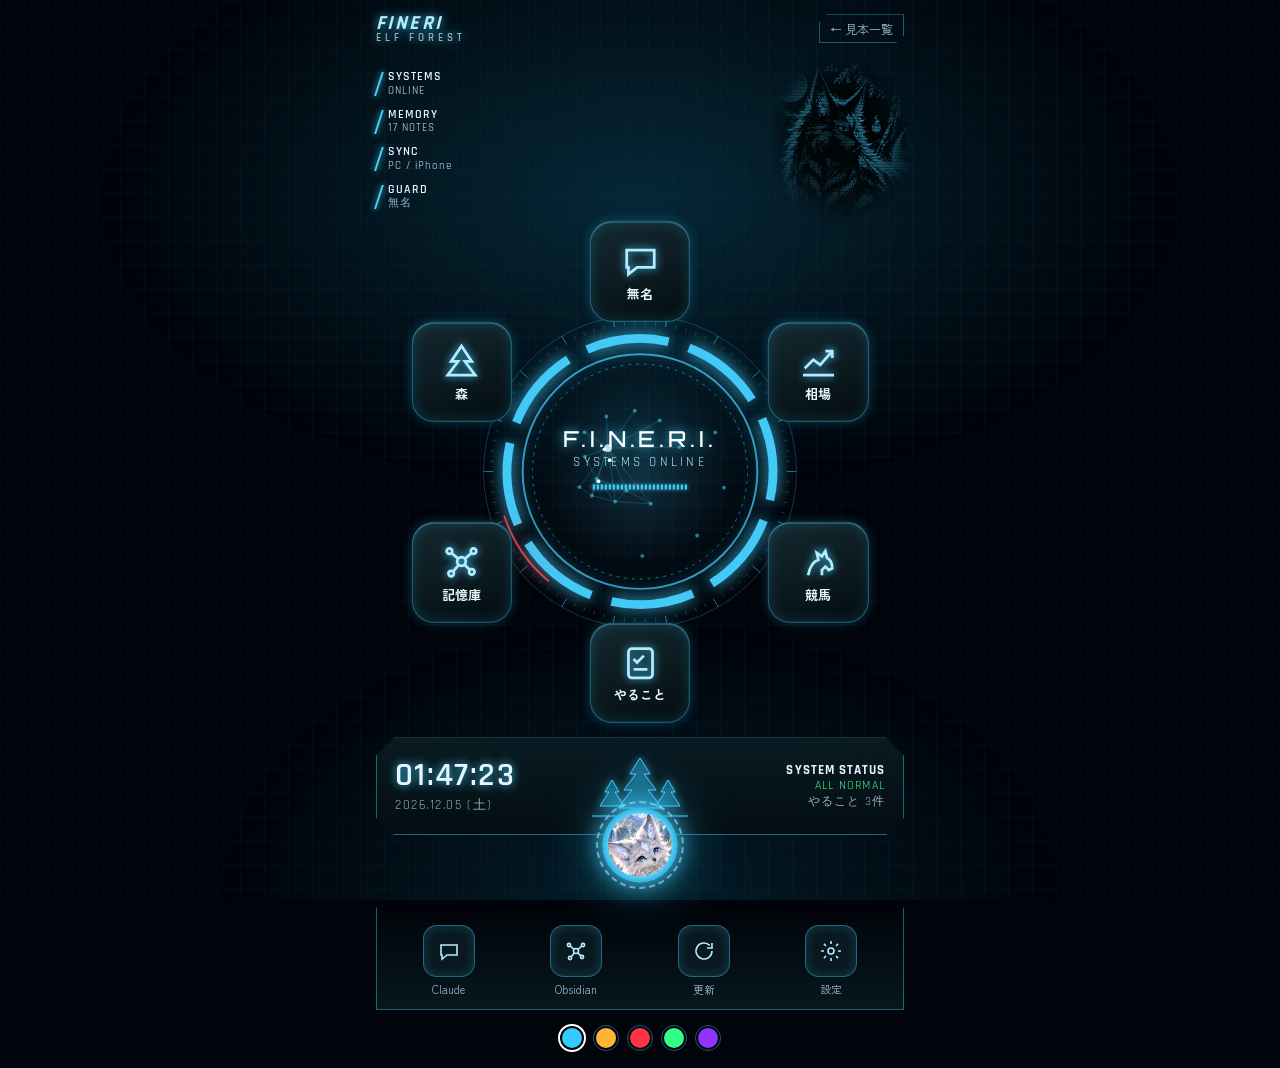
<file: samples/arc3.html>
<!doctype html><html lang="ja"><head><meta charset="utf-8"><meta name="viewport" content="width=device-width,initial-scale=1,viewport-fit=cover">
<title>ARC CORE 3 見本</title>
<meta name="apple-mobile-web-app-capable" content="yes"><meta name="apple-mobile-web-app-status-bar-style" content="black-translucent">
<link rel="stylesheet" href="https://fonts.googleapis.com/css2?family=Orbitron:wght@500;700&family=Rajdhani:wght@500;600;700&family=Zen+Kaku+Gothic+New:wght@400;700&display=swap">
<style>
:root{--h:195;--c:hsl(var(--h) 100% 64%);--c2:hsl(var(--h) 100% 85%);--dim:hsl(var(--h) 60% 28%);--edge:hsl(var(--h) 90% 60% / .45);--fg:#e6f6ff;--mut:hsl(var(--h) 25% 66%);color-scheme:dark}
*{box-sizing:border-box}
html,body{margin:0;min-height:100%;color:var(--fg);font-family:"Zen Kaku Gothic New",system-ui,sans-serif;overflow-x:hidden;background:#01040a}
.bg{position:fixed;inset:0;z-index:0;pointer-events:none;
 background:radial-gradient(900px 500px at 50% 22%,hsl(var(--h) 80% 30% / .35),transparent 60%),radial-gradient(600px 400px at 50% 100%,hsl(var(--h) 80% 30% / .25),transparent 70%),
 linear-gradient(hsl(var(--h) 80% 60% / .035) 1px,transparent 1px) 0 0/100% 24px,linear-gradient(90deg,hsl(var(--h) 80% 60% / .035) 1px,transparent 1px) 0 0/24px 100%}
.wrap{position:relative;z-index:1;max-width:560px;margin:0 auto;padding:max(14px,env(safe-area-inset-top)) max(16px,env(safe-area-inset-right)) max(18px,env(safe-area-inset-bottom)) max(16px,env(safe-area-inset-left));display:grid;gap:12px}
/* top header */
.head{display:flex;justify-content:space-between;align-items:center}
.logo{font-family:Rajdhani,sans-serif;font-weight:700;font-style:italic;font-size:20px;letter-spacing:.12em;line-height:.95;color:var(--c2);text-shadow:0 0 10px var(--c)}
.logo small{display:block;font-size:11px;letter-spacing:.35em;color:var(--mut);font-style:normal;font-weight:600}
.back{color:var(--mut);font-size:12px;text-decoration:none;border:1px solid var(--dim);padding:5px 10px;clip-path:polygon(8px 0,100% 0,100% calc(100% - 8px),calc(100% - 8px) 100%,0 100%,0 8px)}
/* hero: status list + ring + holo */
.hero{position:relative;aspect-ratio:1;width:100%}
.status{display:grid;gap:10px;align-content:center;font-family:Rajdhani,sans-serif;pointer-events:none}
.status div{padding-left:12px;position:relative;font-size:12px;font-weight:600;letter-spacing:.08em;line-height:1.2;color:var(--fg)}
.status div::before{content:"";position:absolute;left:2px;top:2px;bottom:2px;width:2px;background:var(--c);box-shadow:0 0 6px var(--c);transform:skewX(-18deg)}
.status small{display:block;color:var(--mut);font-weight:500;font-size:11px}
.holo{position:relative;height:170px;aspect-ratio:360/425;justify-self:end;margin-right:-10px;background:var(--c);mix-blend-mode:screen;opacity:.8;
 -webkit-mask-image:radial-gradient(closest-side,#000 55%,transparent);mask-image:radial-gradient(closest-side,#000 55%,transparent);pointer-events:none}
.holo img{width:100%;height:100%;display:block;mix-blend-mode:multiply;filter:contrast(1.2)}
.holo::after{content:"";position:absolute;inset:0;background:repeating-linear-gradient(0deg,rgba(0,0,0,.35) 0 1px,transparent 1px 3px)}
canvas{position:absolute;inset:0;width:100%;height:100%;z-index:1}
.title{position:absolute;left:50%;top:50%;transform:translate(-50%,-50%);text-align:center;z-index:2;pointer-events:none;width:44%}
.title b{display:block;font-family:Orbitron,sans-serif;font-weight:500;font-size:clamp(13px,4.2vw,22px);letter-spacing:.18em;color:#fff;text-shadow:0 0 12px var(--c)}
.title span{display:block;font-family:Rajdhani,sans-serif;font-size:clamp(9px,2.6vw,13px);letter-spacing:.25em;color:var(--c2);margin-top:2px}
.wave{display:flex;align-items:center;justify-content:center;gap:2px;height:22px;margin-top:6px}
.wave i{width:2px;background:var(--c);box-shadow:0 0 4px var(--c);height:20%;animation:w 1.2s ease-in-out infinite}
@keyframes w{50%{height:100%}}
.node{position:absolute;z-index:3;width:19%;aspect-ratio:1;transform:translate(-50%,-50%);display:grid;place-content:center;text-align:center;gap:2px;color:var(--fg);text-decoration:none;
 border-radius:22%;background:linear-gradient(160deg,hsl(var(--h) 40% 14% / .95),hsl(var(--h) 60% 4% / .95));border:1px solid var(--edge);
 box-shadow:0 0 12px hsl(var(--h) 100% 60% / .25),inset 0 0 14px hsl(var(--h) 100% 60% / .18),inset 0 1px 0 hsl(var(--h) 100% 80% / .3);transition:transform .2s,box-shadow .2s}
.node svg{width:42%;height:auto;margin:0 auto;stroke:var(--c2);fill:none;stroke-width:1.6;filter:drop-shadow(0 0 4px var(--c))}
.node span{font-size:clamp(10px,2.8vw,13px);font-weight:700}
.node:hover{transform:translate(-50%,-50%) scale(1.07);box-shadow:0 0 22px hsl(var(--h) 100% 60% / .6),inset 0 0 18px hsl(var(--h) 100% 60% / .3)}
/* info panel with chamfers */
.info{position:relative;display:grid;grid-template-columns:1fr auto 1fr;align-items:center;gap:8px;padding:16px 18px;
 background:linear-gradient(180deg,hsl(var(--h) 50% 10% / .8),hsl(var(--h) 60% 4% / .9));border:1px solid var(--edge);
 clip-path:polygon(18px 0,calc(100% - 18px) 0,100% 18px,100% calc(100% - 18px),calc(100% - 18px) 100%,18px 100%,0 calc(100% - 18px),0 18px)}
.info .t{font-family:Rajdhani,sans-serif;font-weight:600;font-size:34px;line-height:1;letter-spacing:.04em;font-variant-numeric:tabular-nums;text-shadow:0 0 10px var(--c)}
.info .d{font-family:Rajdhani,sans-serif;font-size:13px;color:var(--mut);letter-spacing:.12em;margin-top:4px}
.forest{width:96px;height:64px}
.forest path{fill:hsl(var(--h) 80% 40% / .35);stroke:var(--c);stroke-width:1;filter:drop-shadow(0 0 4px var(--c))}
.sys{text-align:right;font-family:Rajdhani,sans-serif;font-size:12px;letter-spacing:.1em;color:var(--mut)}
.sys b{display:block;color:var(--fg);font-size:13px;letter-spacing:.08em}
.sys .ok{color:hsl(150 90% 60%)}
.tone{display:flex;justify-content:center;gap:10px;margin-top:4px}
.tone button{width:24px;height:24px;border-radius:50%;border:2px solid #01040a;outline:1px solid var(--dim);padding:0;cursor:pointer}
.tone button[aria-pressed="true"]{outline:2px solid #fff}
/* dock */
.dock{position:relative;margin-top:14px;padding:18px 14px 12px;display:grid;grid-template-columns:repeat(4,minmax(0,1fr));gap:12px;border:1px solid var(--edge);border-top:none;
 background:linear-gradient(0deg,hsl(var(--h) 60% 8% / .9),transparent);clip-path:polygon(0 0,32% 0,38% 10px,62% 10px,68% 0,100% 0,100% 100%,0 100%)}
.reactor{position:absolute;left:calc(50% - 38px);top:-40px;width:76px;height:76px;border-radius:50%;z-index:2;padding:6px;
 background:radial-gradient(circle,var(--c2) 0,var(--c) 60%,hsl(var(--h) 80% 20%) 100%);box-shadow:0 0 24px var(--c),0 0 60px hsl(var(--h) 100% 60% / .5);animation:pulse 3s ease-in-out infinite}
.reactor img{width:100%;height:100%;border-radius:50%;object-fit:cover;display:block}
.reactor::after{content:"";position:absolute;inset:-6px;border-radius:50%;border:2px dashed hsl(var(--h) 100% 80% / .6);animation:spin 12s linear infinite}
@keyframes spin{to{transform:rotate(360deg)}}
@keyframes pulse{50%{box-shadow:0 0 34px var(--c),0 0 90px hsl(var(--h) 100% 60% / .7)}}
.dockwrap{position:relative;padding-top:46px}
.toprow{display:grid;grid-template-columns:1fr auto;align-items:center;margin-bottom:-40px;position:relative;z-index:0}
.dock a{display:grid;justify-items:center;gap:4px;color:var(--mut);text-decoration:none;font-size:11px}
.dock a i{width:52px;height:52px;border-radius:14px;display:grid;place-items:center;border:1px solid var(--edge);background:hsl(var(--h) 50% 8%);box-shadow:inset 0 0 12px hsl(var(--h) 100% 60% / .2)}
.dock svg{width:24px;height:24px;stroke:var(--c2);fill:none;stroke-width:1.6}
.reactor.hop{animation:hop .7s,pulse 3s ease-in-out infinite}@keyframes hop{30%{transform:translateY(-14px)}60%{transform:none}}
@media (prefers-reduced-motion:reduce){*{animation:none!important}}
</style></head><body>
<div class="bg"></div>
<div class="wrap">
  <div class="head"><div class="logo">FINERI<small>ELF FOREST</small></div><a class="back" href="./">← 見本一覧</a></div>

  <div class="toprow">
    <div class="status">
      <div>SYSTEMS<small>ONLINE</small></div>
      <div>MEMORY<small id="mem">-</small></div>
      <div>SYNC<small>PC / iPhone</small></div>
      <div>GUARD<small>無名</small></div>
    </div>
    <div class="holo" aria-hidden="true"><img src="../holo-nu.jpg" alt=""></div>
  </div>
  <div class="hero" id="hero">
    <canvas id="cv"></canvas>
    <div class="title"><b>F.I.N.E.R.I.</b><span>SYSTEMS ONLINE</span><div class="wave" id="wave"></div></div>
  </div>

  <div class="info">
    <div><div class="t" data-time>--:--:--</div><div class="d" data-date></div></div>
    <svg class="forest" viewBox="0 0 96 64" aria-hidden="true"><path d="M48 4l-10 16h6l-12 16h8l-14 18h44l-14-18h8l-12-16h6z"/><path d="M20 26l-7 12h4l-9 14h24l-9-14h4z"/><path d="M76 26l-7 12h4l-9 14h24l-9-14h4z"/><path d="M0 62h96"/></svg>
    <div class="sys"><b>SYSTEM STATUS</b><span class="ok">ALL NORMAL</span><br>やること 3件</div>
  </div>

  <div class="dockwrap">
    <div class="reactor nu"><img src="../nu.jpg" alt="ぬーちゃん"></div>
    <nav class="dock">
      <a href="#"><i><svg viewBox="0 0 24 24"><path d="M4 6h16v10H10l-5 4v-4H4z"/></svg></i>Claude</a>
      <a href="#"><i><svg viewBox="0 0 24 24"><circle cx="12" cy="12" r="2.5"/><circle cx="5" cy="6" r="1.6"/><circle cx="19" cy="6" r="1.6"/><circle cx="6" cy="19" r="1.6"/><circle cx="18" cy="18" r="1.6"/><path d="M6.3 7.2l4 3.3M17.7 7.2l-3.9 3.3M7.2 17.8l3.2-3.8M16.8 16.8l-3-2.9"/></svg></i>Obsidian</a>
      <a href="#"><i><svg viewBox="0 0 24 24"><path d="M20 12a8 8 0 1 1-2.3-5.6M20 4v5h-5"/></svg></i>更新</a>
      <a href="#"><i><svg viewBox="0 0 24 24"><circle cx="12" cy="12" r="3"/><path d="M12 2v3M12 19v3M2 12h3M19 12h3M4.9 4.9l2.1 2.1M17 17l2.1 2.1M4.9 19.1L7 17M17 7l2.1-2.1"/></svg></i>設定</a>
    </nav>
  </div>
  <div class="tone" role="group" aria-label="ベース色"></div>
</div>
<script>
const GRAPH={"n": 17, "hub": 3, "g": [5, 8, 8, 8, 6, 0, 0, 0, 0, 4, 2, 7, 7, 7, 3, 5, 1], "e": [[0, 3], [1, 3], [2, 3], [2, 10], [2, 15], [3, 4], [3, 9], [3, 10], [3, 11], [3, 12], [3, 13], [3, 14], [3, 15], [3, 16], [4, 16], [9, 14], [9, 15], [9, 16], [10, 15], [10, 16], [15, 16]]};
const ICONS={COMMS:'<path d="M4 6h16v10H10l-5 4v-4H4z"/>',MARKET:'<path d="M3 20h18M4 16l5-5 4 3 7-8"/><path d="M16 6h4v4"/>',KEIBA:'<path d="M6 20c1-5 3-8 6-9l-1-4 3 2 2-3 1 4c2 1 3 3 3 6l-2 1-2-2-2 2v3"/>',
 TASKS:'<rect x="5" y="4" width="14" height="17" rx="2"/><path d="M8 10l2 2 4-4M8 16h8"/>',MEMORY:'<circle cx="12" cy="12" r="2.5"/><circle cx="5" cy="6" r="1.6"/><circle cx="19" cy="6" r="1.6"/><circle cx="6" cy="19" r="1.6"/><circle cx="18" cy="18" r="1.6"/><path d="M6.3 7.2l4 3.3M17.7 7.2l-3.9 3.3M7.2 17.8l3.2-3.8M16.8 16.8l-3-2.9"/>',
 FOREST:'<path d="M12 3l-6 9h4l-6 8h16l-6-8h4z"/>'};
const items=[['COMMS','無名'],['MARKET','相場'],['KEIBA','競馬'],['TASKS','やること'],['MEMORY','記憶庫'],['FOREST','森']];
const hero=document.getElementById('hero');
items.forEach((it,i)=>{const a=Math.PI*2*i/items.length-Math.PI/2;const el=document.createElement('a');el.className='node';el.href='#';
 el.style.left=(50+39*Math.cos(a))+'%';el.style.top=(52+38*Math.sin(a))+'%';el.innerHTML='<svg viewBox="0 0 24 24">'+ICONS[it[0]]+'</svg><span>'+it[1]+'</span>';hero.append(el);});
document.getElementById('mem').textContent=GRAPH.n+' NOTES';
const wv=document.getElementById('wave');for(let i=0;i<24;i++){const b=document.createElement('i');b.style.animationDelay=(-Math.random()*1.2)+'s';b.style.animationDuration=(0.8+Math.random()*0.8)+'s';wv.append(b);}
// tones
const TONES=[['シアン',195],['アンバー',38],['レッド',355],['グリーン',145],['パープル',268]];
const root=document.documentElement,tone=document.querySelector('.tone');
function setTone(i){root.style.setProperty('--h',TONES[i][1]);tone.querySelectorAll('button').forEach((b,j)=>b.setAttribute('aria-pressed',String(i===j)));try{localStorage.setItem('fineri.tone3',i)}catch(e){}}
TONES.forEach((t,i)=>{const b=document.createElement('button');b.type='button';b.setAttribute('aria-label',t[0]);b.style.background='hsl('+t[1]+' 100% 60%)';b.onclick=()=>setTone(i);tone.append(b);});
let ti=0;try{ti=+localStorage.getItem('fineri.tone3')||0}catch(e){}setTone(ti);
// graph layout
const N=GRAPH.n,P=[];let seed=7;const rnd=()=>(seed=(seed*16807)%2147483647)/2147483647;
for(let i=0;i<N;i++){const a=(GRAPH.g[i]/9)*Math.PI*2+rnd()*.6;const r=i===GRAPH.hub?0:.45+rnd()*.5;P.push({x:Math.cos(a)*r,y:Math.sin(a)*r,vx:0,vy:0});}
for(let it=0;it<300;it++){for(let i=0;i<N;i++)for(let j=i+1;j<N;j++){const dx=P[i].x-P[j].x,dy=P[i].y-P[j].y,d2=dx*dx+dy*dy+.01,f=.004/d2;P[i].vx+=dx*f;P[i].vy+=dy*f;P[j].vx-=dx*f;P[j].vy-=dy*f;}
 GRAPH.e.forEach(([a,b])=>{const dx=P[b].x-P[a].x,dy=P[b].y-P[a].y;P[a].vx+=dx*.02;P[a].vy+=dy*.02;P[b].vx-=dx*.02;P[b].vy-=dy*.02;});
 P.forEach(p=>{p.vx-=p.x*.01;p.vy-=p.y*.01;p.x+=p.vx;p.y+=p.vy;p.vx*=.6;p.vy*=.6;});}
let m=0;P.forEach(p=>m=Math.max(m,Math.hypot(p.x,p.y)));P.forEach(p=>{p.x/=m;p.y/=m;const r=Math.hypot(p.x,p.y);if(r>0){const k=Math.pow(r,.55)/r;p.x*=k;p.y*=k;}});
const pulses=[];
const cv=document.getElementById('cv'),cx=cv.getContext('2d');const red=matchMedia('(prefers-reduced-motion: reduce)').matches;
function size(){const r=hero.getBoundingClientRect(),d=devicePixelRatio||1;cv.width=r.width*d;cv.height=r.height*d;}size();addEventListener('resize',size);
const col=a=>{const h=getComputedStyle(root).getPropertyValue('--h').trim();return 'hsla('+h+',100%,64%,'+a+')';};
function draw(t){const W=cv.width,c=W/2,cy=W*0.52,u=W/540;cx.clearRect(0,0,W,W);cx.lineCap='butt';
 // outer thin ring + ticks
 cx.strokeStyle=col(.25);cx.lineWidth=1*u;cx.beginPath();cx.arc(c,cy,160*u,0,7);cx.stroke();
 for(let k=0;k<90;k++){const a=k*Math.PI/45,r1=150*u,r2=(k%5?154:160)*u;cx.strokeStyle=col(k%5?.25:.55);cx.beginPath();cx.moveTo(c+r1*Math.cos(a),cy+r1*Math.sin(a));cx.lineTo(c+r2*Math.cos(a),cy+r2*Math.sin(a));cx.stroke();}
 // thick glowing segments
 cx.shadowColor=col(1);cx.shadowBlur=16*u;
 for(let k=0;k<8;k++){const s=k*Math.PI/4+t*.00012;cx.lineWidth=9*u;cx.strokeStyle=col(.95);cx.beginPath();cx.arc(c,cy,136*u,s+.08,s+Math.PI/4-.08);cx.stroke();}
 // red accent arc (like a warning gauge)
 cx.shadowColor='rgba(255,60,80,1)';cx.strokeStyle='rgba(255,70,90,.8)';cx.lineWidth=2*u;cx.beginPath();cx.arc(c,cy,146*u,Math.PI*.72,Math.PI*.9);cx.stroke();
 cx.shadowColor=col(1);
 // inner rings
 cx.lineWidth=2*u;cx.strokeStyle=col(.7);cx.beginPath();cx.arc(c,cy,120*u,0,7);cx.stroke();
 cx.setLineDash([3*u,5*u]);cx.lineWidth=1*u;cx.strokeStyle=col(.5);cx.beginPath();cx.arc(c,cy,110*u,t*-.0002,t*-.0002+7);cx.stroke();cx.setLineDash([]);
 cx.shadowBlur=0;
 // core glow
 const g=cx.createRadialGradient(c,cy,0,c,cy,120*u);g.addColorStop(0,col(.22));g.addColorStop(.7,col(.06));g.addColorStop(1,col(0));cx.fillStyle=g;cx.beginPath();cx.arc(c,cy,120*u,0,7);cx.fill();
 // synapse (faint, behind title)
 const S=88*u,pos=P.map((p,i)=>[c+(p.x+.02*Math.sin(t*.0004+i))*S,cy+(p.y+.02*Math.cos(t*.0005+i))*S]);
 cx.lineWidth=1*u;cx.strokeStyle=col(.22);GRAPH.e.forEach(([a,b])=>{cx.beginPath();cx.moveTo(...pos[a]);cx.lineTo(...pos[b]);cx.stroke();});
 if(!red&&Math.random()<.07){const e=GRAPH.e[Math.floor(Math.random()*GRAPH.e.length)];pulses.push({a:e[Math.random()<.5?0:1],e,t:0});}
 for(let k=pulses.length-1;k>=0;k--){const p=pulses[k];p.t+=.025;if(p.t>=1){pulses.splice(k,1);continue;}const a=pos[p.a],b=pos[p.e[0]===p.a?p.e[1]:p.e[0]];
  cx.fillStyle='#fff';cx.shadowColor=col(1);cx.shadowBlur=10*u;cx.beginPath();cx.arc(a[0]+(b[0]-a[0])*p.t,a[1]+(b[1]-a[1])*p.t,2*u,0,7);cx.fill();cx.shadowBlur=0;}
 pos.forEach(([x,y],i)=>{cx.fillStyle=i===GRAPH.hub?'rgba(255,255,255,.8)':col(.55);cx.beginPath();cx.arc(x,y,(i===GRAPH.hub?4:2)*u,0,7);cx.fill();});
 // connector lines to nodes (machine feel)
 cx.strokeStyle=col(.3);cx.lineWidth=1*u;for(let k=0;k<6;k++){const a=Math.PI*2*k/6-Math.PI/2;cx.beginPath();cx.moveTo(c+162*u*Math.cos(a),cy+162*u*Math.sin(a));cx.lineTo(c+178*u*Math.cos(a),cy+178*u*Math.sin(a));cx.stroke();}
 if(!red)requestAnimationFrame(draw);}
requestAnimationFrame(draw);
</script><script src="common.js"></script></body></html>
</file>
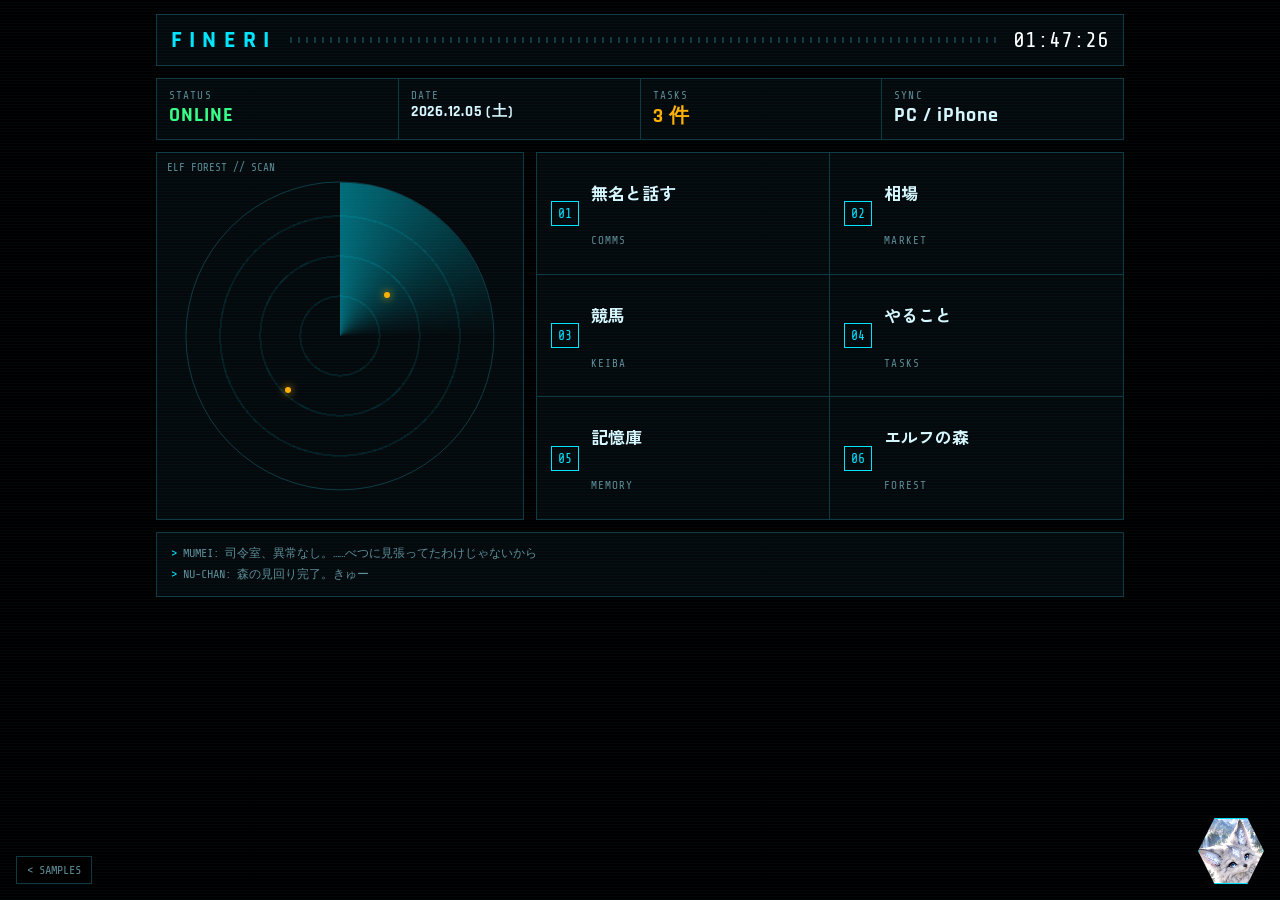
<file: samples/command.html>
<!doctype html><html lang="ja"><head><meta charset="utf-8"><meta name="viewport" content="width=device-width,initial-scale=1,viewport-fit=cover">
<title>DARK COMMAND 見本</title>
<meta name="apple-mobile-web-app-capable" content="yes"><meta name="apple-mobile-web-app-status-bar-style" content="black-translucent">
<link rel="stylesheet" href="https://fonts.googleapis.com/css2?family=Share+Tech+Mono&family=Rajdhani:wght@600;700&family=Zen+Kaku+Gothic+New:wght@500;700&display=swap">
<style>
:root{--bg:#000;--panel:#05090c;--line:#0f3a44;--c:#00e5ff;--warn:#ffb000;--ok:#39ff88;--fg:#d8f7ff;--mut:#5d8c97;color-scheme:dark}
*{box-sizing:border-box}
html,body{margin:0;min-height:100%;background:var(--bg);color:var(--fg);font-family:"Zen Kaku Gothic New",system-ui,sans-serif;overflow-x:hidden}
body::before{content:"";position:fixed;inset:0;background:repeating-linear-gradient(0deg,rgba(0,229,255,.03) 0 1px,transparent 1px 3px);pointer-events:none;z-index:5}
.wrap{max-width:1000px;margin:0 auto;padding:max(14px,env(safe-area-inset-top)) max(16px,env(safe-area-inset-right)) 110px max(16px,env(safe-area-inset-left));display:grid;gap:12px}
.bar{display:grid;grid-template-columns:auto 1fr auto;gap:14px;align-items:center;border:1px solid var(--line);background:var(--panel);padding:10px 14px}
.bar b{font-family:Rajdhani,sans-serif;font-size:24px;letter-spacing:.3em;color:var(--c)}
.tick{height:6px;background:repeating-linear-gradient(90deg,var(--line) 0 2px,transparent 2px 8px)}
.bar .t{font-family:"Share Tech Mono",monospace;font-size:22px;color:#fff;font-variant-numeric:tabular-nums}
.stat{display:grid;grid-template-columns:repeat(4,minmax(0,1fr));gap:1px;background:var(--line);border:1px solid var(--line)}
.stat div{background:var(--panel);padding:10px 12px;font-family:"Share Tech Mono",monospace;font-size:11px;color:var(--mut);letter-spacing:.1em}
.stat div b{display:block;font-family:Rajdhani,sans-serif;font-size:20px;color:var(--fg);letter-spacing:.05em}
.ok{color:var(--ok)!important}.wa{color:var(--warn)!important}
.main{display:grid;grid-template-columns:minmax(0,1fr) minmax(0,1.6fr);gap:12px}
.radar{border:1px solid var(--line);background:var(--panel);aspect-ratio:1;position:relative;overflow:hidden}
.radar::before{content:"";position:absolute;top:50%;left:50%;height:84%;aspect-ratio:1;transform:translate(-50%,-50%);border-radius:50%;border:1px solid var(--line);background:repeating-radial-gradient(circle,transparent 0 18%,rgba(0,229,255,.18) 18% calc(18% + 1px))}
.radar::after{content:"";position:absolute;top:50%;left:50%;height:84%;aspect-ratio:1;transform:translate(-50%,-50%);border-radius:50%;background:conic-gradient(from 0deg,rgba(0,229,255,.45),transparent 25%);animation:sweep 4s linear infinite}
@keyframes sweep{to{transform:translate(-50%,-50%) rotate(360deg)}}
.radar span{position:absolute;left:10px;top:8px;font-family:"Share Tech Mono",monospace;font-size:11px;color:var(--mut);z-index:1}
.radar i{position:absolute;width:6px;height:6px;border-radius:50%;background:var(--warn);box-shadow:0 0 8px var(--warn);z-index:1}
.cmds{display:grid;grid-template-columns:repeat(2,minmax(0,1fr));gap:1px;background:var(--line);border:1px solid var(--line)}
.cmd{background:var(--panel);padding:14px;text-decoration:none;color:var(--fg);display:grid;grid-template-columns:auto 1fr;gap:4px 12px;align-items:center;position:relative}
.cmd:hover{background:#071a20}
.cmd:hover::before{content:"";position:absolute;left:0;top:0;bottom:0;width:3px;background:var(--c);box-shadow:0 0 10px var(--c)}
.cmd .k{grid-row:span 2;font-family:"Share Tech Mono",monospace;color:var(--c);font-size:13px;border:1px solid var(--c);padding:4px 6px}
.cmd b{font-size:17px}
.cmd small{font-family:"Share Tech Mono",monospace;color:var(--mut);font-size:11px;letter-spacing:.1em}
.log{border:1px solid var(--line);background:var(--panel);padding:10px 14px;font-family:"Share Tech Mono",monospace;font-size:12px;color:var(--mut);line-height:1.8}
.log em{color:var(--c);font-style:normal}
.nu{position:fixed;right:max(16px,env(safe-area-inset-right));bottom:max(16px,env(safe-area-inset-bottom));width:66px;height:66px;overflow:hidden;border:1px solid var(--c);clip-path:polygon(25% 0,75% 0,100% 50%,75% 100%,25% 100%,0 50%);z-index:6}
.nu img{width:100%;height:100%;object-fit:cover;filter:saturate(.8) contrast(1.1)}
.hop{animation:hop .7s}@keyframes hop{30%{transform:translateY(-14px)}60%{transform:none}}
.back{position:fixed;left:max(16px,env(safe-area-inset-left));bottom:max(16px,env(safe-area-inset-bottom));color:var(--mut);font-family:"Share Tech Mono",monospace;font-size:12px;text-decoration:none;border:1px solid var(--line);padding:6px 10px;background:#000;z-index:6}
@media (max-width:700px){.main{grid-template-columns:minmax(0,1fr)}.radar{aspect-ratio:2/1}.stat{grid-template-columns:repeat(2,minmax(0,1fr))}.tick{display:none}.bar{grid-template-columns:1fr auto}}
@media (prefers-reduced-motion:reduce){*{animation:none!important}}
</style></head><body>
<div class="wrap">
  <div class="bar"><b>FINERI</b><div class="tick"></div><span class="t" data-time>--:--:--</span></div>
  <div class="stat">
    <div>STATUS<b class="ok">ONLINE</b></div>
    <div>DATE<b data-date style="font-size:15px"></b></div>
    <div>TASKS<b class="wa">3 件</b></div>
    <div>SYNC<b>PC / iPhone</b></div>
  </div>
  <div class="main">
    <div class="radar"><span>ELF FOREST // SCAN</span><i style="left:62%;top:38%"></i><i style="left:35%;top:64%"></i></div>
    <div class="cmds">
      <a class="cmd" href="#"><span class="k">01</span><b>無名と話す</b><small>COMMS</small></a>
      <a class="cmd" href="#"><span class="k">02</span><b>相場</b><small>MARKET</small></a>
      <a class="cmd" href="#"><span class="k">03</span><b>競馬</b><small>KEIBA</small></a>
      <a class="cmd" href="#"><span class="k">04</span><b>やること</b><small>TASKS</small></a>
      <a class="cmd" href="#"><span class="k">05</span><b>記憶庫</b><small>MEMORY</small></a>
      <a class="cmd" href="#"><span class="k">06</span><b>エルフの森</b><small>FOREST</small></a>
    </div>
  </div>
  <div class="log"><em>&gt;</em> MUMEI: 司令室、異常なし。……べつに見張ってたわけじゃないから<br><em>&gt;</em> NU-CHAN: 森の見回り完了。きゅー</div>
</div>
<a class="back" href="./">&lt; SAMPLES</a>
<div class="nu"><img src="../nu.jpg" alt="ぬーちゃん"></div>
<script src="common.js"></script></body></html>
</file>
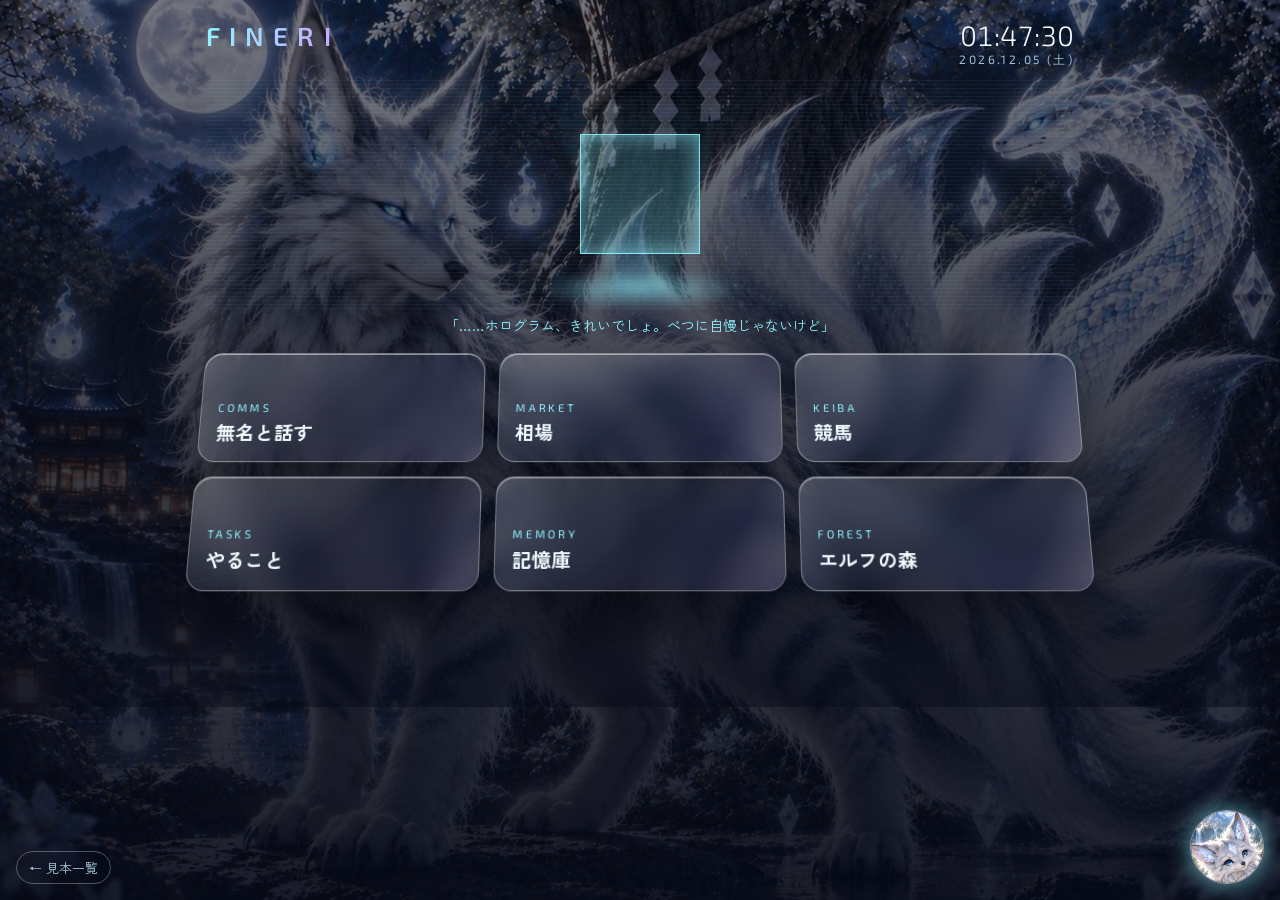
<file: samples/holo.html>
<!doctype html><html lang="ja"><head><meta charset="utf-8"><meta name="viewport" content="width=device-width,initial-scale=1,viewport-fit=cover">
<title>HOLOGRAM 見本</title>
<meta name="apple-mobile-web-app-capable" content="yes"><meta name="apple-mobile-web-app-status-bar-style" content="black-translucent">
<link rel="stylesheet" href="https://fonts.googleapis.com/css2?family=Exo+2:wght@300;600&family=Zen+Kaku+Gothic+New:wght@400;700&display=swap">
<style>
:root{--c:#8ff3ff;--p:#c9a7ff;--fg:#f0fbff;--mut:#9fc2d6;color-scheme:dark}
*{box-sizing:border-box}
html,body{margin:0;min-height:100%;color:var(--fg);font-family:"Zen Kaku Gothic New",system-ui,sans-serif;overflow-x:hidden;
  background:linear-gradient(180deg,rgba(6,14,30,.55),rgba(6,10,24,.92)),url(../forest.jpg) center/cover fixed,#060b18}
.wrap{max-width:900px;margin:0 auto;padding:max(18px,env(safe-area-inset-top)) max(16px,env(safe-area-inset-right)) 120px max(16px,env(safe-area-inset-left));perspective:1200px}
.top{display:flex;justify-content:space-between;align-items:baseline;font-family:"Exo 2",sans-serif}
.top b{font-weight:600;font-size:26px;letter-spacing:.35em;background:linear-gradient(90deg,var(--c),var(--p));-webkit-background-clip:text;background-clip:text;color:transparent}
.top span{font-size:28px;font-weight:300;font-variant-numeric:tabular-nums}
.date{font-family:"Exo 2",sans-serif;font-size:12px;letter-spacing:.2em;color:var(--mut);text-align:right}
.holo{position:relative;height:230px;margin:10px 0 6px;display:grid;place-items:center}
.cube{width:120px;height:120px;position:relative;transform-style:preserve-3d;animation:spin 14s linear infinite}
.cube i{position:absolute;inset:0;border:1px solid rgba(143,243,255,.7);background:rgba(143,243,255,.06);box-shadow:inset 0 0 20px rgba(143,243,255,.35)}
.cube i:nth-child(1){transform:translateZ(60px)}.cube i:nth-child(2){transform:rotateY(180deg) translateZ(60px)}
.cube i:nth-child(3){transform:rotateY(90deg) translateZ(60px)}.cube i:nth-child(4){transform:rotateY(-90deg) translateZ(60px)}
.cube i:nth-child(5){transform:rotateX(90deg) translateZ(60px)}.cube i:nth-child(6){transform:rotateX(-90deg) translateZ(60px)}
@keyframes spin{from{transform:rotateX(-20deg) rotateY(0)}to{transform:rotateX(-20deg) rotateY(360deg)}}
.beam{position:absolute;bottom:0;width:220px;height:40px;border-radius:50%;background:radial-gradient(ellipse,rgba(143,243,255,.55),transparent 70%);filter:blur(4px)}
.beam::before{content:"";position:absolute;left:50%;bottom:20px;width:180px;height:200px;transform:translateX(-50%);background:linear-gradient(0deg,rgba(143,243,255,.22),transparent);clip-path:polygon(35% 100%,65% 100%,100% 0,0 0)}
.scan{position:absolute;inset:0;background:repeating-linear-gradient(0deg,rgba(143,243,255,.06) 0 1px,transparent 1px 4px);pointer-events:none}
.msg{text-align:center;font-size:14px;color:var(--c);margin-bottom:18px}
.grid{display:grid;grid-template-columns:repeat(3,minmax(0,1fr));gap:14px;transform:rotateX(14deg);transform-origin:50% 0}
.card{position:relative;padding:16px;border-radius:18px;text-decoration:none;color:var(--fg);min-height:110px;display:grid;align-content:end;gap:4px;
  background:linear-gradient(140deg,rgba(255,255,255,.22),rgba(255,255,255,.04) 50%,rgba(201,167,255,.10));border:1px solid rgba(255,255,255,.35);
  backdrop-filter:blur(14px) saturate(1.4);-webkit-backdrop-filter:blur(14px) saturate(1.4);box-shadow:0 20px 40px rgba(0,0,0,.35),inset 0 1px 0 rgba(255,255,255,.5);transition:transform .25s}
.card:hover{transform:translateZ(30px)}
.card small{font-family:"Exo 2",sans-serif;font-size:11px;letter-spacing:.25em;color:var(--c)}
.card b{font-size:19px}
.card::after{content:"";position:absolute;inset:0;border-radius:inherit;background:linear-gradient(115deg,transparent 35%,rgba(255,255,255,.25) 50%,transparent 65%);background-size:250% 100%;animation:sheen 6s ease-in-out infinite}
@keyframes sheen{0%,60%{background-position:120% 0}100%{background-position:-120% 0}}
.nu{position:fixed;right:max(16px,env(safe-area-inset-right));bottom:max(16px,env(safe-area-inset-bottom));width:74px;height:74px;border-radius:50%;overflow:hidden;border:1px solid rgba(255,255,255,.6);box-shadow:0 0 24px rgba(143,243,255,.7)}
.nu img{width:100%;height:100%;object-fit:cover}
.hop{animation:hop .7s}@keyframes hop{30%{transform:translateY(-18px)}60%{transform:none}}
.back{position:fixed;left:max(16px,env(safe-area-inset-left));bottom:max(16px,env(safe-area-inset-bottom));color:var(--mut);font-size:13px;text-decoration:none;border:1px solid rgba(255,255,255,.3);border-radius:999px;padding:6px 12px;backdrop-filter:blur(8px)}
@media (max-width:620px){.grid{grid-template-columns:repeat(2,minmax(0,1fr))}}
@media (prefers-reduced-motion:reduce){*{animation:none!important}}
</style></head><body>
<div class="wrap">
  <div class="top"><b>FINERI</b><span data-time>--:--:--</span></div>
  <div class="date" data-date></div>
  <div class="holo"><div class="cube"><i></i><i></i><i></i><i></i><i></i><i></i></div><div class="beam"></div><div class="scan"></div></div>
  <div class="msg">「……ホログラム、きれいでしょ。べつに自慢じゃないけど」</div>
  <div class="grid">
    <a class="card" href="#"><small>COMMS</small><b>無名と話す</b></a>
    <a class="card" href="#"><small>MARKET</small><b>相場</b></a>
    <a class="card" href="#"><small>KEIBA</small><b>競馬</b></a>
    <a class="card" href="#"><small>TASKS</small><b>やること</b></a>
    <a class="card" href="#"><small>MEMORY</small><b>記憶庫</b></a>
    <a class="card" href="#"><small>FOREST</small><b>エルフの森</b></a>
  </div>
</div>
<a class="back" href="./">← 見本一覧</a>
<div class="nu"><img src="../nu.jpg" alt="ぬーちゃん"></div>
<script src="common.js"></script></body></html>
</file>
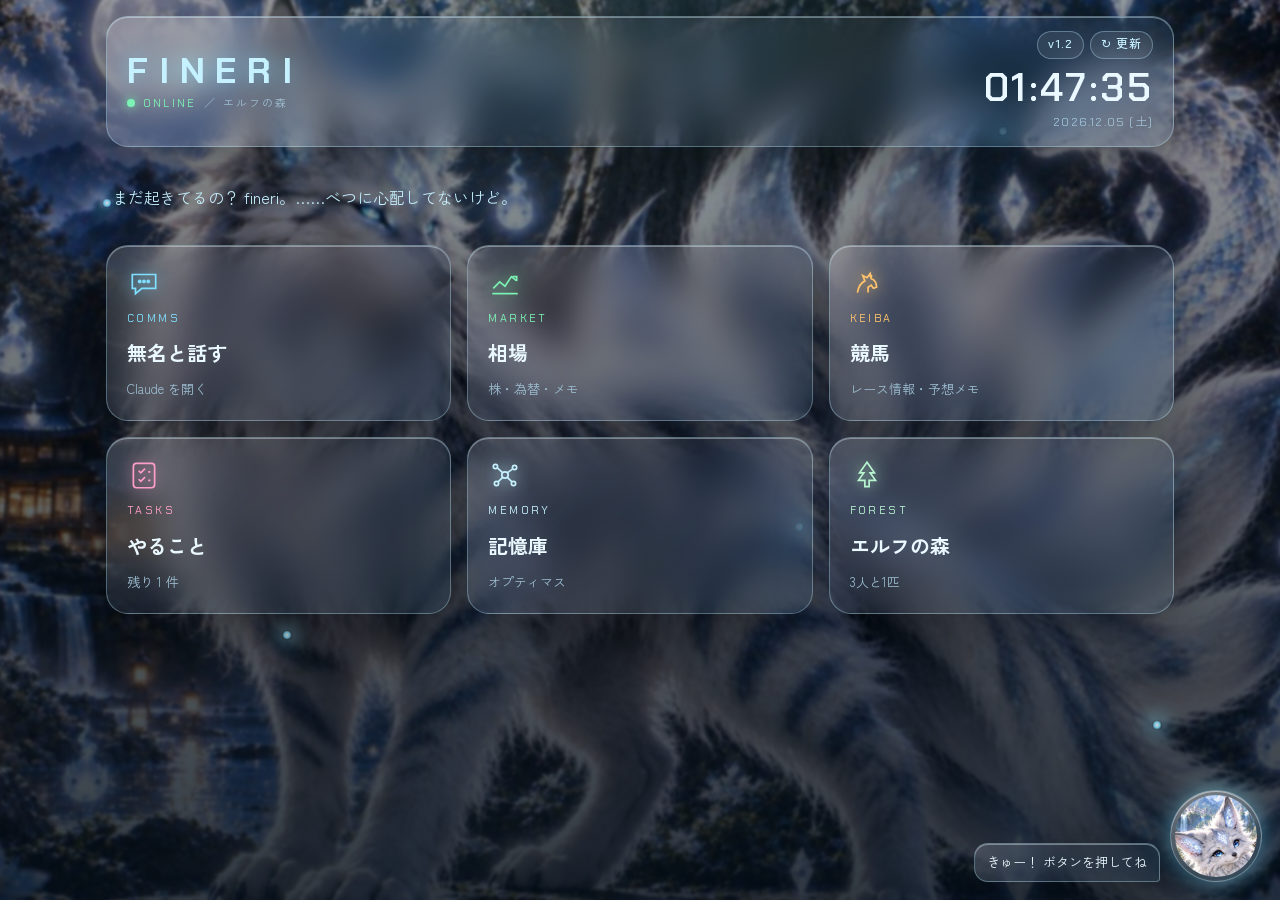
<file: samples/v1.html>
<!doctype html>
<html lang="ja">
<head>
<meta charset="utf-8">
<meta name="viewport" content="width=device-width,initial-scale=1,viewport-fit=cover">
<title>FINERI</title>
<meta name="apple-mobile-web-app-capable" content="yes">
<meta name="mobile-web-app-capable" content="yes">
<meta name="apple-mobile-web-app-status-bar-style" content="black-translucent">
<meta name="apple-mobile-web-app-title" content="FINERI">
<meta name="theme-color" content="#04101c">
<link rel="manifest" href="../manifest.webmanifest">
<link rel="apple-touch-icon" href="../apple-touch-icon.png">
<link rel="icon" href="../icon-192.png">
<link rel="preconnect" href="https://fonts.googleapis.com">
<link rel="stylesheet" href="https://fonts.googleapis.com/css2?family=Chakra+Petch:wght@400;600;700&family=Zen+Kaku+Gothic+New:wght@400;500;700&display=swap">
<style>
/* Layout: night elf-forest photo behind frosted glass. Header bar, a grid of glass tiles; tapping a tile slides up a glass sheet with that module. ぬーちゃん lives in a round glass badge at the bottom right. Single deliberate dark look. */
:root {
  --bg: #04101c;
  --glass: rgba(150, 210, 255, 0.10);
  --glass-strong: rgba(14, 34, 56, 0.55);
  --edge: rgba(190, 235, 255, 0.35);
  --edge-soft: rgba(190, 235, 255, 0.14);
  --cyan: #7fe0ff;
  --cyan-soft: #c6f1ff;
  --amber: #ffc46b;
  --rose: #ff9ec7;
  --green: #7cf2b4;
  --fg: #eaf8ff;
  --muted: #9dbdd0;
  --font-hud: "Chakra Petch", "Zen Kaku Gothic New", system-ui, sans-serif;
  --font-body: "Zen Kaku Gothic New", "Hiragino Sans", "Yu Gothic", system-ui, sans-serif;
  color-scheme: dark;
}
* { box-sizing: border-box; }
html { padding-top: env(safe-area-inset-top, 0px); padding-bottom: env(safe-area-inset-bottom, 0px); background: #04101c; }
html, body { min-height: 100%; }
[hidden] { display: none !important; }
img { max-width: 100%; }
body {
  margin: 0;
  background: var(--bg);
  color: var(--fg);
  font-family: var(--font-body);
  font-size: 15px;
  line-height: 1.6;
  overflow-x: hidden;
}
.scene { position: fixed; inset: 0; z-index: 0; overflow: hidden; }
.scene .photo {
  position: absolute; inset: -30px;
  background: url("../forest.jpg") center 30% / cover no-repeat;
  filter: blur(1.5px) saturate(1.15) brightness(0.72);
  transform: scale(1.04);
}
.scene .shade { position: absolute; inset: 0; background: radial-gradient(1000px 500px at 50% 0%, rgba(127,224,255,0.18), transparent 60%), linear-gradient(180deg, rgba(4,16,28,0.15), rgba(4,16,28,0.75)); }
.spirit {
  position: absolute; width: 10px; height: 10px; border-radius: 50%;
  background: radial-gradient(circle, #fff 0%, var(--cyan) 40%, transparent 70%);
  box-shadow: 0 0 18px 6px rgba(127,224,255,0.45);
  animation: float 14s ease-in-out infinite;
  opacity: 0.8;
}
@keyframes float {
  0%, 100% { transform: translate(0, 0); opacity: 0.5; }
  50% { transform: translate(18px, -40px); opacity: 1; }
}
.wrap {
  position: relative; z-index: 1;
  max-width: 1100px; margin: 0 auto;
  padding-block: 16px 140px;
  padding-left: max(16px, env(safe-area-inset-left, 0px));
  padding-right: max(16px, env(safe-area-inset-right, 0px));
  display: grid; gap: 18px;
}
.glass {
  background: linear-gradient(135deg, rgba(255,255,255,0.16), rgba(255,255,255,0.04) 45%, rgba(127,224,255,0.06));
  border: 1px solid var(--edge);
  border-radius: 22px;
  backdrop-filter: blur(18px) saturate(1.3);
  -webkit-backdrop-filter: blur(18px) saturate(1.3);
  box-shadow: inset 0 1px 0 rgba(255,255,255,0.35), 0 18px 50px rgba(0,0,0,0.35);
}
.label { font-family: var(--font-hud); font-size: 11px; letter-spacing: 0.2em; text-transform: uppercase; color: var(--muted); }

/* header */
.top { display: flex; justify-content: space-between; align-items: center; gap: 12px; padding: 14px 20px; flex-wrap: wrap; }
.brand h1 {
  margin: 0; font-family: var(--font-hud); font-weight: 700;
  font-size: clamp(24px, 5vw, 36px); letter-spacing: 0.3em; line-height: 1.1;
  color: var(--cyan-soft); text-shadow: 0 0 20px rgba(127,224,255,0.7);
}
.brand .sub { display: flex; align-items: center; gap: 8px; margin-top: 4px; }
.dot { width: 8px; height: 8px; border-radius: 50%; background: var(--green); box-shadow: 0 0 10px var(--green); }
.clock { text-align: right; font-family: var(--font-hud); }
.clock .time { font-size: clamp(26px, 5vw, 40px); font-weight: 600; font-variant-numeric: tabular-nums; letter-spacing: 0.06em; line-height: 1; }
.clock .date { font-size: 12px; color: var(--muted); letter-spacing: 0.1em; margin-top: 6px; }

.greet { padding: 4px 6px 0; font-size: 16px; color: var(--cyan-soft); text-wrap: balance; }

/* tiles */
.tiles { display: grid; grid-template-columns: repeat(3, minmax(0, 1fr)); gap: 16px; }
.tile {
  position: relative; display: grid; gap: 10px; align-content: start; text-align: left;
  padding: 20px; min-height: 150px; cursor: pointer; color: var(--fg); font: inherit;
  overflow: hidden; transition: transform .25s ease, border-color .25s ease;
}
.tile::after {
  content: ""; position: absolute; inset: 0; border-radius: inherit; pointer-events: none;
  background: linear-gradient(115deg, transparent 30%, rgba(255,255,255,0.18) 48%, transparent 62%);
  transform: translateX(-120%); transition: transform .8s ease;
}
.tile:hover { transform: translateY(-3px); border-color: var(--cyan); }
.tile:hover::after { transform: translateX(120%); }
.tile:focus-visible { outline: 2px solid var(--cyan); outline-offset: 3px; }
.tile svg { width: 34px; height: 34px; stroke: var(--tone, var(--cyan)); fill: none; stroke-width: 1.6; filter: drop-shadow(0 0 8px var(--tone, var(--cyan))); }
.tile .name { font-size: 20px; font-weight: 700; }
.tile .en { font-family: var(--font-hud); font-size: 11px; letter-spacing: 0.22em; color: var(--tone, var(--cyan)); }
.tile .peek { font-size: 13px; color: var(--muted); }

/* sheet */
.veil { position: fixed; inset: 0; z-index: 20; background: rgba(2,8,16,0.45); opacity: 0; pointer-events: none; transition: opacity .3s ease; }
.veil.open { opacity: 1; pointer-events: auto; }
.sheet {
  position: fixed; z-index: 21;
  left: max(12px, env(safe-area-inset-left, 0px)); right: max(12px, env(safe-area-inset-right, 0px));
  top: calc(env(safe-area-inset-top, 0px) + 16px); bottom: calc(env(safe-area-inset-bottom, 0px) + 16px);
  max-width: 860px; margin: 0 auto;
  display: grid; grid-template-rows: auto minmax(0, 1fr);
  background: linear-gradient(160deg, rgba(40,80,120,0.45), rgba(8,22,40,0.72));
  transform: translateY(30px) scale(0.98); opacity: 0; pointer-events: none;
  transition: transform .35s cubic-bezier(.2,.8,.2,1), opacity .3s ease;
}
.sheet.open { transform: none; opacity: 1; pointer-events: auto; }
.sheet-head { display: flex; align-items: center; gap: 12px; padding: 14px 18px; border-bottom: 1px solid var(--edge-soft); }
.sheet-head h2 { margin: 0; font-size: 20px; flex: 1; min-width: 0; }
.sheet-head .en { font-family: var(--font-hud); font-size: 11px; letter-spacing: 0.22em; color: var(--cyan); display: block; }
.sheet-body { overflow-y: auto; padding: 18px 18px 110px; min-width: 0; }
.mod.chat { padding-bottom: 0; }
.mod[hidden] { display: none !important; }

button {
  font: inherit; font-weight: 500; color: var(--bg); background: var(--cyan);
  border: 0; border-radius: 12px; padding: 0 18px; min-height: 44px; cursor: pointer;
  box-shadow: 0 0 16px rgba(127,224,255,0.4);
}
button:hover { background: var(--cyan-soft); }
button:disabled { opacity: 0.5; cursor: default; }
button:focus-visible, input:focus-visible, textarea:focus-visible, a:focus-visible { outline: 2px solid var(--cyan); outline-offset: 2px; }
button.ghost { background: rgba(255,255,255,0.06); color: var(--fg); border: 1px solid var(--edge); box-shadow: none; }
button.ghost:hover { background: rgba(127,224,255,0.16); }
button.ghost[aria-pressed="true"] { background: rgba(127,224,255,0.25); border-color: var(--cyan); }
.row { display: flex; gap: 8px; flex-wrap: wrap; align-items: center; }

/* chat */
.chat { display: grid; grid-template-rows: minmax(0, 1fr) auto; height: 100%; gap: 12px; }
.log { overflow-y: auto; display: flex; flex-direction: column; gap: 12px; min-height: 0; }
.msg { max-width: 86%; padding: 10px 14px; border-radius: 16px; white-space: pre-wrap; overflow-wrap: anywhere; }
.msg.mumei { align-self: flex-start; background: rgba(127,224,255,0.12); border: 1px solid var(--edge-soft); border-top-left-radius: 4px; }
.msg.me { align-self: flex-end; background: rgba(255,196,107,0.14); border: 1px solid rgba(255,196,107,0.3); border-top-right-radius: 4px; }
.msg .who { display: block; font-family: var(--font-hud); font-size: 10px; letter-spacing: 0.2em; color: var(--muted); }
.msg.thinking { color: var(--muted); }
.compose { display: grid; grid-template-columns: minmax(0, 1fr) auto; gap: 8px; }
textarea, input[type=text] {
  font: inherit; color: var(--fg); background: rgba(2,10,20,0.55);
  border: 1px solid var(--edge); border-radius: 12px; padding: 10px 12px; min-width: 0;
}
textarea { resize: none; min-height: 46px; max-height: 120px; }
.chat .row button { min-height: 36px; font-size: 13px; padding: 0 12px; }
button.listening { background: var(--amber); }
.hint { font-size: 12px; color: var(--muted); margin: 0; }

/* cards inside modules */
.grid2 { display: grid; grid-template-columns: repeat(2, minmax(0, 1fr)); gap: 12px; }
.card { padding: 14px 16px; border-radius: 16px; background: rgba(255,255,255,0.06); border: 1px solid var(--edge-soft); min-width: 0; }
.card h3 { margin: 0 0 6px; font-size: 15px; }
.card p { margin: 0; color: var(--muted); font-size: 13px; }
a.card { display: block; color: var(--fg); text-decoration: none; transition: border-color .2s; }
a.card:hover { border-color: var(--cyan); }
a.card .go { font-family: var(--font-hud); font-size: 11px; letter-spacing: 0.18em; color: var(--cyan); }
.section-t { margin: 18px 0 8px; }
.asks { display: flex; flex-wrap: wrap; gap: 8px; }
.asks button { min-height: 38px; font-size: 13px; }
.memo { width: 100%; min-height: 110px; }

.tasks { list-style: none; margin: 0; padding: 0; display: grid; gap: 10px; }
.tasks li { display: grid; grid-template-columns: auto minmax(0, 1fr) auto; gap: 10px; align-items: center; padding: 10px 12px; border-radius: 14px; background: rgba(255,255,255,0.05); border: 1px solid var(--edge-soft); }
.tasks input { width: 20px; height: 20px; accent-color: var(--cyan); }
.tasks .done span:first-of-type { color: var(--muted); text-decoration: line-through; }
.chip { font-family: var(--font-hud); font-size: 11px; padding: 1px 10px; border-radius: 999px; border: 1px solid var(--edge); color: var(--muted); white-space: nowrap; }
.chip.warn { border-color: var(--amber); color: var(--amber); }
.addrow { display: grid; grid-template-columns: minmax(0, 1fr) auto; gap: 8px; margin-top: 12px; }

.crew { display: grid; grid-template-columns: repeat(2, minmax(0, 1fr)); gap: 12px; }
.crew img { width: 100%; aspect-ratio: 1; object-fit: cover; border-radius: 14px; display: block; margin-bottom: 8px; max-width: 100%; }

/* ぬーちゃん */
.nu {
  position: fixed; z-index: 30;
  right: calc(env(safe-area-inset-right, 0px) + 18px);
  bottom: calc(env(safe-area-inset-bottom, 0px) + 18px);
  display: flex; align-items: flex-end; gap: 10px; pointer-events: none;
}
.nu-say {
  pointer-events: none; max-width: 210px; padding: 8px 12px; border-radius: 14px 14px 4px 14px;
  font-size: 13px; color: var(--fg); opacity: 0; transform: translateY(6px); transition: opacity .3s, transform .3s;
}
.nu-say.show { opacity: 1; transform: none; }
.nu-btn {
  pointer-events: auto; width: 92px; height: 92px; padding: 4px; border-radius: 50%;
  background: linear-gradient(135deg, rgba(255,255,255,0.35), rgba(127,224,255,0.15));
  border: 1px solid var(--edge); box-shadow: 0 0 24px rgba(127,224,255,0.55), inset 0 1px 0 rgba(255,255,255,0.5);
  animation: breathe 4s ease-in-out infinite;
}
.nu-btn img { width: 100%; height: 100%; border-radius: 50%; object-fit: cover; display: block; transition: opacity .4s; }
.nu-btn:hover { background: linear-gradient(135deg, rgba(255,255,255,0.45), rgba(127,224,255,0.25)); }
.nu-btn.hop { animation: hop .7s ease; }
.nu-btn.tilt { animation: tilt 1.2s ease; }
.nu-btn.spin { animation: spin .9s ease; }
.nu-btn.henge { box-shadow: 0 0 40px 10px rgba(200,230,255,0.8); }
@keyframes breathe { 0%,100% { transform: scale(1); } 50% { transform: scale(1.04); } }
@keyframes hop { 0%,100% { transform: translateY(0); } 30% { transform: translateY(-26px) rotate(-6deg); } 55% { transform: translateY(0); } 70% { transform: translateY(-8px); } }
@keyframes tilt { 0%,100% { transform: rotate(0); } 30% { transform: rotate(-14deg); } 65% { transform: rotate(10deg); } }
@keyframes spin { from { transform: rotate(0); } to { transform: rotate(360deg); } }

@media (max-width: 760px) {
  .tiles { grid-template-columns: repeat(2, minmax(0, 1fr)); gap: 12px; }
  .tile { min-height: 128px; padding: 16px; }
  .tile .peek { display: none; }
  .grid2 { grid-template-columns: minmax(0, 1fr); }
  .nu-btn { width: 74px; height: 74px; }
}
@media (max-width: 420px) {
  .clock { text-align: left; }
}
@media (prefers-reduced-motion: reduce) { *, *::after { animation: none !important; transition: none !important; } }
</style>
<style>
.launch { display: grid; gap: 14px; justify-items: center; text-align: center; padding: 20px 4px; }
.launch img { width: 120px; height: 120px; border-radius: 50%; border: 1px solid var(--edge); box-shadow: 0 0 30px rgba(127,224,255,0.5); }
a.big { display: inline-flex; align-items: center; justify-content: center; min-height: 54px; padding: 0 28px; border-radius: 16px; background: var(--cyan); color: var(--bg); font-weight: 700; font-size: 17px; text-decoration: none; box-shadow: 0 0 20px rgba(127,224,255,0.5); }
a.big.alt { background: rgba(255,255,255,0.08); color: var(--fg); border: 1px solid var(--edge); box-shadow: none; font-size: 15px; min-height: 46px; }
.asks a { display: inline-flex; align-items: center; min-height: 38px; padding: 0 14px; border-radius: 12px; font-size: 13px; color: var(--fg); text-decoration: none; background: rgba(255,255,255,0.06); border: 1px solid var(--edge); }
.asks a:hover { background: rgba(127,224,255,0.16); }
.hdr-right { display: grid; gap: 8px; justify-items: end; }
.sys { display: flex; gap: 6px; }
.sysbtn { min-height: 28px; padding: 0 10px; font-size: 12px; font-family: var(--font-hud); letter-spacing: 0.08em; border-radius: 999px; background: rgba(255,255,255,0.08); color: var(--cyan-soft); border: 1px solid var(--edge); box-shadow: none; }
.sysbtn:hover { background: rgba(127,224,255,0.2); }
.log-list { list-style: none; margin: 0; padding: 0; display: grid; gap: 12px; }
.log-list ul { margin: 0; padding-left: 1.2em; color: var(--muted); font-size: 14px; }
@media (max-width: 420px) { .hdr-right { justify-items: start; } }
</style>
</head>
<body>
<div class="scene" aria-hidden="true">
  <div class="photo"></div>
  <div class="shade"></div>
  <span class="spirit" style="left:8%;top:22%"></span>
  <span class="spirit" style="left:78%;top:14%;animation-delay:-4s"></span>
  <span class="spirit" style="left:62%;top:58%;animation-delay:-8s"></span>
  <span class="spirit" style="left:22%;top:70%;animation-delay:-11s"></span>
  <span class="spirit" style="left:90%;top:80%;animation-delay:-2s"></span>
</div>

<div class="wrap">
  <header class="top glass">
    <div class="brand">
      <h1>FINERI</h1>
      <div class="sub"><span class="dot"></span><span class="label" style="color:var(--green)">Online</span><span class="label">／ エルフの森</span></div>
    </div>
    <div class="hdr-right">
    <div class="sys">
      <button class="sysbtn" type="button" data-open="updates" aria-label="更新履歴を開く">v<span id="ver"></span></button>
      <button class="sysbtn" type="button" id="refreshBtn" aria-label="最新にする">↻ 更新</button>
    </div>
    <div class="clock">
      <div class="time" id="time">--:--:--</div>
      <div class="date" id="date">----.--.--</div>
    </div>
    </div>
  </header>

  <p class="greet" id="greet">おかえり、fineri。</p>

  <nav class="tiles" aria-label="メニュー">
    <button class="tile glass" type="button" data-open="talk" style="--tone: var(--cyan)">
      <svg viewBox="0 0 32 32" aria-hidden="true"><path d="M5 8h22v13H14l-6 5v-5H5z"/><circle cx="12" cy="14.5" r="1"/><circle cx="16" cy="14.5" r="1"/><circle cx="20" cy="14.5" r="1"/></svg>
      <span class="en">COMMS</span><span class="name">無名と話す</span><span class="peek">Claude を開く</span>
    </button>
    <button class="tile glass" type="button" data-open="market" style="--tone: var(--green)">
      <svg viewBox="0 0 32 32" aria-hidden="true"><path d="M4 26h24"/><path d="M5 21l6-6 5 4 6-9 5 4"/><path d="M23 10h4v4"/></svg>
      <span class="en">MARKET</span><span class="name">相場</span><span class="peek">株・為替・メモ</span>
    </button>
    <button class="tile glass" type="button" data-open="keiba" style="--tone: var(--amber)">
      <svg viewBox="0 0 32 32" aria-hidden="true"><path d="M7 25c1-6 3-9 7-11l-2-5 4 2 3-4 1 5c3 1 5 4 5 8l-3 1-2-3-3 2v5"/><circle cx="19.5" cy="9.5" r="0.8"/></svg>
      <span class="en">KEIBA</span><span class="name">競馬</span><span class="peek">レース情報・予想メモ</span>
    </button>
    <button class="tile glass" type="button" data-open="tasks" style="--tone: var(--rose)">
      <svg viewBox="0 0 32 32" aria-hidden="true"><rect x="6" y="5" width="20" height="23" rx="3"/><path d="M11 12l2 2 4-4M11 20l2 2 4-4M20 13h2M20 21h2"/></svg>
      <span class="en">TASKS</span><span class="name">やること</span><span class="peek" id="taskPeek">-</span>
    </button>
    <button class="tile glass" type="button" data-open="memory" style="--tone: var(--cyan-soft)">
      <svg viewBox="0 0 32 32" aria-hidden="true"><circle cx="16" cy="16" r="3"/><circle cx="7" cy="8" r="2"/><circle cx="25" cy="9" r="2"/><circle cx="8" cy="24" r="2"/><circle cx="24" cy="24" r="2"/><path d="M9 9.5l5 4.5M23 10.5l-5 3.5M9.5 22.5l4.5-4.5M22.5 22.5l-4.5-4.5"/></svg>
      <span class="en">MEMORY</span><span class="name">記憶庫</span><span class="peek">オプティマス</span>
    </button>
    <button class="tile glass" type="button" data-open="forest" style="--tone: #b8f5d0">
      <svg viewBox="0 0 32 32" aria-hidden="true"><path d="M16 4l-7 10h4l-5 7h6v6h4v-6h6l-5-7h4z"/></svg>
      <span class="en">FOREST</span><span class="name">エルフの森</span><span class="peek">3人と1匹</span>
    </button>
  </nav>
</div>

<div class="veil" id="veil"></div>
<section class="sheet glass" id="sheet" role="dialog" aria-modal="true" aria-labelledby="sheetTitle">
  <div class="sheet-head">
    <button class="ghost" type="button" id="closeBtn" aria-label="閉じる">← 戻る</button>
    <h2 id="sheetTitle"><span class="en" id="sheetEn"></span><span id="sheetJa"></span></h2>
  </div>
  <div class="sheet-body">

    <div class="mod" data-mod="talk" hidden>
      <div class="launch">
        <img src="../nu.jpg" alt="">
        <p style="margin:0;font-size:16px">……呼んだ？ ボタンを押したら行くから。</p>
        <a class="big" href="https://claude.ai/code/project/chan_01NB255fjZpWAUx6aa11SZ5B" target="_blank" rel="noopener">いつもの部屋で話す</a>
        <p class="hint">このプロジェクト（記憶庫づくりの続き）が開くよ。</p>
        <a class="big alt" href="https://claude.ai/new" target="_blank" rel="noopener">新しい会話で話す</a>
      </div>
    </div>

    <div class="mod" data-mod="market" hidden>
      <div class="grid2">
        <a class="card" href="https://finance.yahoo.co.jp/" target="_blank" rel="noopener"><span class="go">OPEN ↗</span><h3>日経平均・個別株</h3><p>Yahoo!ファイナンス</p></a>
        <a class="card" href="https://finance.yahoo.co.jp/quote/USDJPY=FX" target="_blank" rel="noopener"><span class="go">OPEN ↗</span><h3>ドル円</h3><p>為替レート</p></a>
        <a class="card" href="https://nikkei225jp.com/" target="_blank" rel="noopener"><span class="go">OPEN ↗</span><h3>世界の株価</h3><p>NYダウ・先物など一覧</p></a>
        <a class="card" href="https://www.nikkei.com/markets/" target="_blank" rel="noopener"><span class="go">OPEN ↗</span><h3>マーケットニュース</h3><p>日本経済新聞</p></a>
      </div>
      <h3 class="label section-t">無名に聞く</h3>
      <div class="asks">
        <a href="https://claude.ai/new?q=%E7%9B%B8%E5%A0%B4%E3%81%8C%E5%A4%A7%E3%81%8D%E3%81%8F%E4%B8%8B%E3%81%8C%E3%81%A3%E3%81%9F%E6%97%A5%E3%80%81%E3%81%BE%E3%81%9A%E4%BD%95%E3%82%92%E7%A2%BA%E8%AA%8D%E3%81%97%E3%81%9F%E3%82%89%E3%81%84%E3%81%84%EF%BC%9F" target="_blank" rel="noopener">急落した日に見ること</a>
        <a href="https://claude.ai/new?q=%E6%97%A5%E7%B5%8C%E5%B9%B3%E5%9D%87%E3%81%A8NY%E3%83%80%E3%82%A6%E3%81%AE%E9%96%A2%E4%BF%82%E3%82%92%E3%80%81%E3%81%8B%E3%82%93%E3%81%9F%E3%82%93%E3%81%AB%E6%95%99%E3%81%88%E3%81%A6" target="_blank" rel="noopener">日経とNYの関係</a>
        <a href="https://claude.ai/new?q=%E5%86%86%E5%AE%89%E3%81%A8%E5%86%86%E9%AB%98%E3%80%81%E6%A0%AA%E3%81%AB%E3%81%AF%E3%81%A9%E3%81%86%E5%BD%B1%E9%9F%BF%E3%81%99%E3%82%8B%E3%81%AE%EF%BC%9F" target="_blank" rel="noopener">円安・円高と株</a>
      </div>
      <h3 class="label section-t">相場メモ（この端末に保存）</h3>
      <textarea class="memo" id="memo-market" placeholder="気になった銘柄、今日の動きなど"></textarea>
    </div>

    <div class="mod" data-mod="keiba" hidden>
      <div class="grid2">
        <a class="card" href="https://www.jra.go.jp/" target="_blank" rel="noopener"><span class="go">OPEN ↗</span><h3>JRA 公式</h3><p>今週のレース・出馬表・結果</p></a>
        <a class="card" href="https://www.netkeiba.com/" target="_blank" rel="noopener"><span class="go">OPEN ↗</span><h3>netkeiba</h3><p>オッズ・ニュース・データ</p></a>
        <a class="card" href="https://www.ipat.jra.go.jp/" target="_blank" rel="noopener"><span class="go">OPEN ↗</span><h3>即PAT</h3><p>馬券の購入（ログインは公式で）</p></a>
        <a class="card" href="https://www.keiba.go.jp/" target="_blank" rel="noopener"><span class="go">OPEN ↗</span><h3>地方競馬</h3><p>NAR 公式</p></a>
      </div>
      <h3 class="label section-t">無名に聞く</h3>
      <div class="asks">
        <a href="https://claude.ai/new?q=%E7%AB%B6%E9%A6%AC%E3%81%AE%E4%BA%88%E6%83%B3%E3%81%A7%E3%80%81%E3%81%BE%E3%81%9A%E8%A6%8B%E3%82%8B%E3%81%B9%E3%81%8D%E3%83%9D%E3%82%A4%E3%83%B3%E3%83%88%E3%82%923%E3%81%A4%E6%95%99%E3%81%88%E3%81%A6" target="_blank" rel="noopener">予想の見どころ</a>
        <a href="https://claude.ai/new?q=%E5%8D%98%E5%8B%9D%E3%83%BB%E8%A4%87%E5%8B%9D%E3%83%BB%E9%A6%AC%E9%80%A3%E3%83%BB%E3%83%AF%E3%82%A4%E3%83%89%E3%83%BB%E4%B8%89%E9%80%A3%E8%A4%87%E3%81%AE%E9%81%95%E3%81%84%E3%82%92%E3%81%8B%E3%82%93%E3%81%9F%E3%82%93%E3%81%AB%E6%95%99%E3%81%88%E3%81%A6" target="_blank" rel="noopener">馬券の種類</a>
        <a href="https://claude.ai/new?q=%E9%A6%AC%E5%A0%B4%E7%8A%B6%E6%85%8B%EF%BC%88%E8%89%AF%E3%83%BB%E7%A8%8D%E9%87%8D%E3%83%BB%E9%87%8D%E3%83%BB%E4%B8%8D%E8%89%AF%EF%BC%89%E3%81%A7%E4%BD%95%E3%81%8C%E5%A4%89%E3%82%8F%E3%82%8B%E3%81%AE%EF%BC%9F" target="_blank" rel="noopener">馬場の読み方</a>
      </div>
      <h3 class="label section-t">予想メモ（この端末に保存）</h3>
      <textarea class="memo" id="memo-keiba" placeholder="気になる馬、買い目など"></textarea>
    </div>

    <div class="mod" data-mod="tasks" hidden>
      <ul class="tasks" id="tasks"></ul>
      <form class="addrow" id="addTask">
        <input id="newTask" type="text" placeholder="やることを追加">
        <button type="submit">追加</button>
      </form>
    </div>

    <div class="mod" data-mod="memory" hidden>
      <div class="grid2">
        
        <a class="card" href="obsidian://open"><span class="go">OPEN ↗</span><h3>オプティマスを開く</h3><p>Obsidian アプリ</p></a>
        <a class="card" href="https://github.com/yosizoueri-blip/fineri-vault" target="_blank" rel="noopener"><span class="go">OPEN ↗</span><h3>記憶庫の中身</h3><p>GitHub</p></a>
        <a class="card" href="https://github.com/yosizoueri-blip/fineri-vault/commits/main" target="_blank" rel="noopener"><span class="go">OPEN ↗</span><h3>更新の記録</h3><p>いつ何が保存されたか</p></a>
      </div>
    </div>

    <div class="mod" data-mod="updates" hidden>
      <div class="row" style="margin-bottom:14px">
        <button type="button" id="refreshBtn2">↻ 最新にする</button>
        <span class="hint">今のバージョン: v<span id="ver2"></span></span>
      </div>
      <ul class="log-list" id="changelog"></ul>
    </div>

    <div class="mod" data-mod="forest" hidden>
      <div class="crew">
        <div class="card"><img src="../nu.jpg" alt="ぬーちゃん（チビ姿）"><h3>ぬーちゃん</h3><p>白い狐の霊獣。ふだんはチビ姿</p></div>
        <div class="card"><img src="../nu-honto.jpg" alt="ぬーちゃん（本当の姿）"><h3>ぬーちゃん（本当の姿）</h3><p>九尾。水晶の白蛇と一緒</p></div>
        <div class="card"><h3>fineri</h3><p>この森の主</p></div>
        <div class="card"><h3>fin</h3><p>ハイエルフ</p></div>
        <div class="card"><h3>無名</h3><p>相棒。素直じゃない</p></div>
      </div>
    </div>

  </div>
</section>

<div class="nu" aria-live="polite">
  <div class="nu-say glass" id="nuSay"></div>
  <button class="nu-btn" id="nuBtn" type="button" aria-label="ぬーちゃん"><img id="nuImg" src="../nu.jpg" alt=""></button>
</div>

<script>
(function () {
  function load(k, d) { try { const v = localStorage.getItem(k); return v ? JSON.parse(v) : d; } catch (e) { return d; } }
  function save(k, v) { try { localStorage.setItem(k, JSON.stringify(v)); } catch (e) {} }
  const reduce = window.matchMedia('(prefers-reduced-motion: reduce)').matches;
  const tEl = document.getElementById('time'), dEl = document.getElementById('date');
  const days = ['日','月','火','水','木','金','土'];
  function jst() { return new Date(Date.now() + 9 * 3600e3); }
  function tick() {
    const n = jst(), p = x => String(x).padStart(2, '0');
    tEl.textContent = p(n.getUTCHours()) + ':' + p(n.getUTCMinutes()) + ':' + p(n.getUTCSeconds());
    dEl.textContent = n.getUTCFullYear() + '.' + p(n.getUTCMonth() + 1) + '.' + p(n.getUTCDate()) + ' (' + days[n.getUTCDay()] + ')';
  }
  tick(); setInterval(tick, 1000);
  const h = jst().getUTCHours();
  document.getElementById('greet').textContent =
    h < 5 ? 'まだ起きてるの？ fineri。……べつに心配してないけど。' :
    h < 11 ? 'おはよ、fineri。' : h < 18 ? 'おかえり、fineri。' : 'おつかれ、fineri。';

  const sheet = document.getElementById('sheet'), veil = document.getElementById('veil');
  const titles = { talk: ['COMMS', '無名と話す'], market: ['MARKET', '相場'], keiba: ['KEIBA', '競馬'], tasks: ['TASKS', 'やること'], memory: ['MEMORY', '記憶庫'], forest: ['FOREST', 'エルフの森'], updates: ['UPDATES', '更新履歴'] };
  let lastTile = null;
  function openMod(name, from) {
    lastTile = from || null;
    document.querySelectorAll('.mod').forEach(m => { m.hidden = m.dataset.mod !== name; });
    document.getElementById('sheetEn').textContent = titles[name][0];
    document.getElementById('sheetJa').textContent = titles[name][1];
    sheet.classList.add('open'); veil.classList.add('open');
    document.getElementById('closeBtn').focus({ preventScroll: true });
  }
  function closeMod() { sheet.classList.remove('open'); veil.classList.remove('open'); if (lastTile) lastTile.focus({ preventScroll: true }); }
  document.querySelectorAll('[data-open]').forEach(b => b.addEventListener('click', () => openMod(b.dataset.open, b)));
  document.getElementById('closeBtn').addEventListener('click', closeMod);
  veil.addEventListener('click', closeMod);
  document.addEventListener('keydown', e => { if (e.key === 'Escape' && sheet.classList.contains('open')) closeMod(); });

  ['memo-market', 'memo-keiba'].forEach(id => {
    const el = document.getElementById(id); el.value = load('fineri.' + id, '');
    el.addEventListener('input', () => save('fineri.' + id, el.value));
  });

  let tasks = load('fineri.tasks', [{ id: 't1', text: '例: 週末の重賞をチェック', done: false }]);
  const tasksEl = document.getElementById('tasks');
  function renderTasks() {
    tasksEl.textContent = '';
    tasks.slice().sort((a, b) => a.done - b.done).forEach(t => {
      const li = document.createElement('li'); if (t.done) li.className = 'done';
      const cb = document.createElement('input'); cb.type = 'checkbox'; cb.checked = t.done; cb.id = 'task-' + t.id; cb.setAttribute('aria-label', t.text);
      cb.addEventListener('change', () => { t.done = cb.checked; save('fineri.tasks', tasks); renderTasks(); if (cb.checked) nuReact('hop', 'やったね！'); });
      const sp = document.createElement('span'); sp.textContent = t.text;
      const del = document.createElement('button'); del.type = 'button'; del.className = 'ghost'; del.textContent = '消す';
      del.style.minHeight = '32px'; del.style.padding = '0 10px'; del.style.fontSize = '12px';
      del.addEventListener('click', () => { tasks = tasks.filter(x => x !== t); save('fineri.tasks', tasks); renderTasks(); });
      li.append(cb, sp, del); tasksEl.append(li);
    });
    document.getElementById('taskPeek').textContent = '残り ' + tasks.filter(t => !t.done).length + ' 件';
  }
  document.getElementById('addTask').addEventListener('submit', e => {
    e.preventDefault(); const inp = document.getElementById('newTask'); const v = inp.value.trim(); if (!v) return;
    tasks.push({ id: 't' + Date.now(), text: v, done: false }); save('fineri.tasks', tasks); inp.value = ''; renderTasks();
  });

  const nuBtn = document.getElementById('nuBtn'), nuImg = document.getElementById('nuImg'), nuSay = document.getElementById('nuSay');
  const lines = ['きゅー', 'こん！', '……（しっぽふりふり）', 'fineri、あそぼ', 'ねむい……', '森の見回り中', 'きゅっ？'];
  let sayTimer = null, henge = false;
  function say(text, ms) { nuSay.textContent = text; nuSay.classList.add('show'); clearTimeout(sayTimer); sayTimer = setTimeout(() => nuSay.classList.remove('show'), ms || 2600); }
  function nuReact(kind, text) {
    if (!reduce) { nuBtn.classList.remove('hop', 'tilt', 'spin'); void nuBtn.offsetWidth; nuBtn.classList.add(kind); }
    if (text) say(text);
  }
  renderTasks();
  nuBtn.addEventListener('animationend', () => nuBtn.classList.remove('hop', 'tilt', 'spin'));
  function idle() {
    const r = Math.random();
    if (!sheet.classList.contains('open')) {
      if (r < 0.4) nuReact('hop', Math.random() < 0.5 ? lines[Math.floor(Math.random() * lines.length)] : null);
      else if (r < 0.8) nuReact('tilt', null);
      else nuReact('spin', 'くるっ');
    }
    setTimeout(idle, 7000 + Math.random() * 9000);
  }
  setTimeout(idle, 3500);
  nuBtn.addEventListener('click', () => {
    if (henge) return;
    henge = true; nuBtn.classList.add('henge'); nuImg.style.opacity = 0;
    setTimeout(() => { nuImg.src = "../nu-honto.jpg"; nuImg.style.opacity = 1; }, 300);
    say('……本当の姿、ちょっとだけね', 3000);
    setTimeout(() => {
      nuImg.style.opacity = 0;
      setTimeout(() => { nuImg.src = "../nu.jpg"; nuImg.style.opacity = 1; nuBtn.classList.remove('henge'); henge = false; nuReact('hop', 'もどった！'); }, 300);
    }, 3600);
  });
  setTimeout(() => say('きゅー！ ボタンを押してね'), 1200);


  // version + changelog (newest first)
  const CHANGELOG = [
    { v: '1.2', d: '2026-11-21', items: ['右上に「↻ 更新」ボタンを追加', '更新履歴（このページ）を追加'] },
    { v: '1.1', d: '2026-11-21', items: ['「無名と話す」に「いつもの部屋で話す」を追加（プロジェクトに直接飛ぶ）', 'アプリが古い画面のままにならないよう修正'] },
    { v: '1.0', d: '2026-11-21', items: ['FINERI パネル誕生。ホーム画面からアプリとして使えるように', 'ガラス風デザイン、夜のエルフの森、ぬーちゃん'] }
  ];
  document.getElementById('ver').textContent = CHANGELOG[0].v;
  document.getElementById('ver2').textContent = CHANGELOG[0].v;
  const cl = document.getElementById('changelog');
  CHANGELOG.forEach(e => {
    const li = document.createElement('li'); li.className = 'card';
    const h = document.createElement('h3'); h.textContent = 'v' + e.v + '　' + e.d;
    const ul = document.createElement('ul');
    e.items.forEach(t => { const x = document.createElement('li'); x.textContent = t; ul.append(x); });
    li.append(h, ul); cl.append(li);
  });
  async function hardRefresh(btn) {
    btn.disabled = true; btn.textContent = '更新中…';
    try {
      if ('caches' in window) { const ks = await caches.keys(); await Promise.all(ks.map(k => caches.delete(k))); }
      if (navigator.serviceWorker) { const rs = await navigator.serviceWorker.getRegistrations(); await Promise.all(rs.map(r => r.update().catch(() => {}))); }
    } catch (e) {}
    location.replace(location.pathname + '?r=' + Date.now());
  }
  document.getElementById('refreshBtn').addEventListener('click', e => hardRefresh(e.currentTarget));
  document.getElementById('refreshBtn2').addEventListener('click', e => hardRefresh(e.currentTarget));

  if ('serviceWorker' in navigator) navigator.serviceWorker.register("../sw.js").catch(() => {});
})();
</script>
</body>
</html>
</file>
<file: app.css>
/* FINERI v2 — ARC CORE. Dark holographic HUD over the Optimus synapse field.
   Order: sky (globe, sun, moon) → circle of gear buttons around the crystal core → info panel → dock. */
:root {
  --h: 195;
  --c: hsl(var(--h) 100% 64%);
  --c2: hsl(var(--h) 100% 86%);
  --dim: hsl(var(--h) 60% 28%);
  --edge: hsl(var(--h) 90% 62% / .5);
  --fg: #e8f7ff;
  --mut: hsl(var(--h) 22% 66%);
  --bg: #01040a;
  --up: #3dff9a;
  --down: #ff3b55;
  --font-hud: "Orbitron", "Rajdhani", system-ui, sans-serif;
  --font-tech: "Rajdhani", "Zen Kaku Gothic New", system-ui, sans-serif;
  --font-body: "Zen Kaku Gothic New", "Hiragino Sans", system-ui, sans-serif;
  color-scheme: dark;
}
* { box-sizing: border-box; }
html { background: var(--bg); padding-top: env(safe-area-inset-top, 0px); padding-bottom: env(safe-area-inset-bottom, 0px); }
html, body { min-height: 100%; }
body { margin: 0; color: var(--fg); font-family: var(--font-body); font-size: 15px; line-height: 1.5; overflow-x: hidden; background: var(--bg); }
[hidden] { display: none !important; }
img { max-width: 100%; }
button { font: inherit; }

#field { position: fixed; inset: 0; width: 100%; height: 100%; z-index: 0; pointer-events: none; }
.vignette { position: fixed; inset: 0; z-index: 0; pointer-events: none;
  background: radial-gradient(120% 70% at 50% 45%, transparent 40%, rgba(0,0,0,.75)),
    linear-gradient(hsl(var(--h) 80% 60% / .03) 1px, transparent 1px) 0 0 / 100% 26px,
    linear-gradient(90deg, hsl(var(--h) 80% 60% / .03) 1px, transparent 1px) 0 0 / 26px 100%; }

.app { position: relative; z-index: 1; max-width: 560px; margin: 0 auto; box-sizing: border-box;
  height: calc(100dvh - env(safe-area-inset-top, 0px) - env(safe-area-inset-bottom, 0px)); min-height: 560px;
  display: flex !important; flex-direction: column; padding-block: 8px 8px;
  padding-left: max(14px, env(safe-area-inset-left, 0px));
  padding-right: max(14px, env(safe-area-inset-right, 0px));
  display: grid; gap: 10px; }

/* header */
.head { flex: none; display: flex; align-items: center; justify-content: space-between; gap: 10px; position: relative; z-index: 3; }
.logo { font-family: var(--font-tech); font-weight: 700; font-style: italic; font-size: 22px; letter-spacing: .14em; line-height: .95; color: var(--c2); text-shadow: 0 0 12px var(--c); }
.logo small { display: block; font-style: normal; font-weight: 600; font-size: 10px; letter-spacing: .4em; color: var(--mut); }
.sysbtns { display: flex; gap: 6px; }
.chip { font-family: var(--font-tech); font-weight: 600; font-size: 12px; letter-spacing: .1em; color: var(--c2); background: hsl(var(--h) 60% 10% / .7);
  border: 1px solid var(--edge); padding: 4px 10px; min-height: 30px; cursor: pointer;
  clip-path: polygon(7px 0, 100% 0, 100% calc(100% - 7px), calc(100% - 7px) 100%, 0 100%, 0 7px); }
.chip:hover { background: hsl(var(--h) 80% 30% / .5); }

/* sky band (top quarter) */
.sky { position: relative; flex: none; height: clamp(150px, 21dvh, 220px); margin-inline: calc(-1 * max(14px, env(safe-area-inset-left, 0px))); }
#sky { position: absolute; inset: 0; width: 100%; height: 100%; -webkit-mask-image: linear-gradient(#000 70%, transparent); mask-image: linear-gradient(#000 70%, transparent); }
.status { position: absolute; left: max(14px, env(safe-area-inset-left, 0px)); top: 6px; display: grid; gap: 7px; font-family: var(--font-tech); z-index: 2; pointer-events: none; }
.status div { position: relative; padding-left: 12px; font-weight: 700; font-size: 12px; letter-spacing: .1em; line-height: 1.15; text-shadow: 0 0 6px #000; }
.status div::before { content: ""; position: absolute; left: 2px; top: 1px; bottom: 1px; width: 2px; background: var(--c); box-shadow: 0 0 6px var(--c); transform: skewX(-18deg); }
.status small { display: block; color: var(--mut); font-weight: 600; font-size: 11px; }

/* ぬーちゃん hologram */
.nu { position: absolute; right: max(8px, env(safe-area-inset-right, 0px)); top: -4px; width: 37%; max-width: 190px; aspect-ratio: 360 / 425; z-index: 2;
  border: 0; padding: 0; background: none; cursor: pointer; }
.nu .holo { position: absolute; inset: 0; background: var(--c); mix-blend-mode: screen; opacity: .85; transition: opacity .6s;
  -webkit-mask-image: radial-gradient(closest-side, #000 58%, transparent); mask-image: radial-gradient(closest-side, #000 58%, transparent); }
.nu .holo img { width: 100%; height: 100%; display: block; mix-blend-mode: multiply; filter: contrast(1.25); }
.nu .holo::after { content: ""; position: absolute; inset: 0; background: repeating-linear-gradient(0deg, rgba(0,0,0,.4) 0 1px, transparent 1px 3px); animation: flick 5s steps(1) infinite; }
@keyframes flick { 0%, 96% { opacity: 1 } 97% { opacity: .4 } 98% { opacity: 1 } }
.nu .real { position: absolute; inset: 8% 6%; border-radius: 50%; overflow: hidden; opacity: 0; transition: opacity .6s;
  box-shadow: 0 0 30px var(--c); }
.nu .real img { width: 100%; height: 100%; object-fit: cover; display: block; }
.nu.is-real .real { opacity: 1; }
.nu.is-real .holo { opacity: 0; }
.nu.glitch .holo { animation: glitch .9s steps(1); }
@keyframes glitch { 0% { opacity: .85 } 10% { opacity: .35; filter: hue-rotate(25deg) } 18% { opacity: .9; clip-path: inset(30% 0 40% 0); transform: translateX(3px) }
  26% { clip-path: none; transform: none; opacity: .5 } 34% { opacity: .95 } 60% { opacity: .7 } 100% { opacity: .85; filter: none } }
.nu-say { position: absolute; right: 30%; top: 70%; z-index: 3; font-size: 12px; padding: 4px 10px; background: hsl(var(--h) 60% 8% / .85); border: 1px solid var(--edge);
  color: var(--c2); white-space: nowrap; opacity: 0; transform: translateY(4px); transition: opacity .3s, transform .3s; pointer-events: none;
  clip-path: polygon(6px 0, 100% 0, 100% calc(100% - 6px), calc(100% - 6px) 100%, 0 100%, 0 6px); }
.nu-say.show { opacity: 1; transform: none; }

/* stage: circle of buttons around the crystal */
.mid { position: relative; flex: 1 1 auto; min-height: 0; container-type: size; display: grid; place-items: center; margin-top: -10px; }
.stage { position: relative; z-index: 1; width: min(100cqw, 100cqh); aspect-ratio: 1; }
#core, #links { position: absolute; inset: 0; width: 100%; height: 100%; pointer-events: none; }
#links { z-index: 1; }
.gbtn { position: absolute; z-index: 3; width: 21%; aspect-ratio: 1; transform: translate(-50%, -50%); border: 0; padding: 0; background: none; cursor: pointer; color: var(--fg);
  transition: left .9s cubic-bezier(.2,.8,.2,1), top .9s cubic-bezier(.2,.8,.2,1);
  filter: drop-shadow(0 6px 8px rgba(0,0,0,.7)) drop-shadow(0 0 8px hsl(var(--h) 100% 60% / .35)); }
:is(.gbtn, .mini) .gear { position: absolute; inset: 0; background:
    radial-gradient(circle closest-side, rgba(0,0,0,.45) 84%, transparent 87.5%, rgba(255,255,255,.45) 89.5%, rgba(255,255,255,.08) 95%, rgba(0,0,0,.55) 100%),
    conic-gradient(from 210deg, hsl(var(--h) 20% 55%), hsl(var(--h) 15% 18%), hsl(var(--h) 25% 60%), hsl(var(--h) 15% 14%), hsl(var(--h) 20% 55%));
  animation: turn 40s linear infinite; }
.gbtn:nth-child(even) .gear { animation-direction: reverse; }
@keyframes turn { to { transform: rotate(360deg) } }
:is(.gbtn, .mini) .rim { position: absolute; inset: 9%; clip-path: polygon(29.3% 0, 70.7% 0, 100% 29.3%, 100% 70.7%, 70.7% 100%, 29.3% 100%, 0 70.7%, 0 29.3%);
  background: linear-gradient(145deg, hsl(var(--h) 60% 80%), hsl(var(--h) 50% 35%) 30%, hsl(var(--h) 60% 10%) 70%, hsl(var(--h) 50% 30%)); }
:is(.gbtn, .mini) .face { position: absolute; inset: 14%; clip-path: polygon(29.3% 0, 70.7% 0, 100% 29.3%, 100% 70.7%, 70.7% 100%, 29.3% 100%, 0 70.7%, 0 29.3%);
  background: radial-gradient(120% 90% at 30% 20%, hsl(var(--h) 60% 40% / .14), hsl(var(--h) 70% 6% / .1) 70%); -webkit-backdrop-filter: blur(2px); backdrop-filter: blur(2px);
  display: grid; place-content: center; justify-items: center; gap: 1px;
  box-shadow: inset 0 0 0 1px hsl(var(--h) 100% 70% / .5); }
:is(.gbtn, .mini) .face::before { content: ""; position: absolute; inset: 0; background: linear-gradient(180deg, rgba(255,255,255,.1), transparent 45%); pointer-events: none; }
:is(.gbtn, .mini) .face::after { content: ""; position: absolute; left: 30%; right: 30%; top: 6%; height: 2px; background: var(--c); box-shadow: 0 0 8px var(--c); }
.gbtn svg { width: clamp(16px, 5.4vw, 26px); height: auto; stroke: var(--c2); fill: none; stroke-width: 1.7; filter: drop-shadow(0 0 4px var(--c)); }
.gbtn span { font-size: clamp(9px, 2.7vw, 12px); font-weight: 700; letter-spacing: .02em; text-shadow: 0 0 6px #000, 0 0 2px #000; }
.gbtn:hover .gear, .gbtn:focus-visible .gear { animation-duration: 6s; }
.gbtn:active { transform: translate(-50%, -50%) scale(.95); }
.gbtn:focus-visible { outline: 2px solid var(--c); outline-offset: 2px; }

/* clock: same language as the data panels */
.info { position: relative; z-index: 2; flex: none; display: flex; justify-content: space-between; align-items: flex-end; gap: 12px; padding: 6px 10px 6px;
  font-family: var(--font-tech); border-left: 1px solid var(--edge); border-right: 1px solid var(--edge);
  background: linear-gradient(90deg, hsl(var(--h) 80% 40% / .16), transparent 40%, transparent 60%, hsl(var(--h) 80% 40% / .16)); }
.info::before, .info::after { content: ""; position: absolute; top: 0; width: 22px; height: 1px; background: var(--c); box-shadow: 0 0 6px var(--c); }
.info::before { left: 0; } .info::after { right: 0; }
.info .dp-h { font-size: 9px; letter-spacing: .22em; color: var(--c); }
.info .t { font-weight: 700; font-size: clamp(26px, 8vw, 34px); line-height: 1; letter-spacing: .04em; font-variant-numeric: tabular-nums; color: var(--c2); text-shadow: 0 0 12px var(--c); }
.info .stat { font-size: 10.5px; letter-spacing: .1em; color: var(--mut); font-weight: 600; text-align: right; }
.info .row { display: flex; gap: 8px; justify-content: flex-end; white-space: nowrap; }
.info .row b { color: var(--c2); }
.info .ok { color: var(--up); }

/* dock */
.dock { position: relative; flex: none; display: grid; grid-template-columns: repeat(6, minmax(0, 1fr)); gap: 4px; padding: 14px 12px 4px; margin-top: 6px;
  border: 1px solid var(--edge); border-top-color: transparent; background: linear-gradient(0deg, hsl(var(--h) 60% 8% / .9), transparent);
  clip-path: polygon(0 0, 33% 0, 38% 12px, 62% 12px, 67% 0, 100% 0, 100% 100%, 0 100%); }
.dock .hub { position: absolute; left: 50%; top: -2px; width: 40px; height: 22px; transform: translateX(-50%); border-radius: 0 0 40px 40px;
  background: radial-gradient(circle at 50% 0, #fff, var(--c) 40%, transparent 72%); filter: blur(.5px); }
.dock button { display: grid; justify-items: center; gap: 3px; color: var(--mut); font-family: var(--font-tech); font-weight: 600; letter-spacing: .06em; font-size: 10px; background: none; border: 0; padding: 0; cursor: pointer; }
.dock i { width: 40px; height: 40px; display: grid; place-items: center; border: 1px solid var(--edge);
  background: linear-gradient(150deg, hsl(var(--h) 40% 40% / .14), hsl(var(--h) 60% 10% / .08)); box-shadow: inset 0 1px 0 hsl(var(--h) 100% 80% / .3);
  clip-path: polygon(29.3% 0, 70.7% 0, 100% 29.3%, 100% 70.7%, 70.7% 100%, 29.3% 100%, 0 70.7%, 0 29.3%); }
.dock svg { width: 20px; height: 20px; stroke: var(--c2); fill: none; stroke-width: 1.6; }
.dock button:hover i { background: linear-gradient(150deg, hsl(var(--h) 60% 28%), hsl(var(--h) 60% 8%)); }
.tone { position: absolute; right: 0; top: calc(100% + 6px); z-index: 20; display: grid; grid-template-columns: repeat(8, 24px); gap: 10px; padding: 12px;
  background: hsl(var(--h) 60% 5% / .94); border: 1px solid var(--edge); box-shadow: 0 8px 30px #000a; }
.tone button { width: 24px; height: 24px; border: 2px solid var(--bg); outline: 1px solid var(--dim); padding: 0; cursor: pointer;
  clip-path: polygon(29.3% 0, 70.7% 0, 100% 29.3%, 100% 70.7%, 70.7% 100%, 29.3% 100%, 0 70.7%, 0 29.3%); }
.tone button[aria-pressed="true"] { outline: 2px solid #fff; transform: scale(1.15); }

/* sheet */
.veil { position: fixed; inset: 0; z-index: 20; background: rgba(0,4,10,.6); opacity: 0; pointer-events: none; transition: opacity .3s; }
.veil.open { opacity: 1; pointer-events: auto; }
.sheet { position: fixed; z-index: 21; left: max(10px, env(safe-area-inset-left, 0px)); right: max(10px, env(safe-area-inset-right, 0px));
  top: calc(env(safe-area-inset-top, 0px) + 14px); bottom: calc(env(safe-area-inset-bottom, 0px) + 14px); max-width: 760px; margin: 0 auto;
  display: grid; grid-template-rows: auto minmax(0, 1fr);
  background: linear-gradient(170deg, hsl(var(--h) 50% 12% / .96), hsl(var(--h) 60% 4% / .97)); border: 1px solid var(--edge);
  clip-path: polygon(20px 0, calc(100% - 20px) 0, 100% 20px, 100% calc(100% - 20px), calc(100% - 20px) 100%, 20px 100%, 0 calc(100% - 20px), 0 20px);
  opacity: 0; transform: translateY(24px) scale(.98); pointer-events: none; transition: opacity .3s, transform .35s cubic-bezier(.2,.8,.2,1); }
.sheet.open { opacity: 1; transform: none; pointer-events: auto; }
.sheet-head { display: flex; align-items: center; gap: 12px; padding: 14px 18px; border-bottom: 1px solid hsl(var(--h) 80% 60% / .2); }
.sheet-head h2 { margin: 0; font-size: 20px; flex: 1; min-width: 0; }
.sheet-head .en { display: block; font-family: var(--font-tech); font-size: 11px; letter-spacing: .3em; color: var(--c); }
.sheet-body { overflow-y: auto; padding: 18px; min-width: 0; }
.sheet button:not(.chip), .sheet a.big { font-weight: 600; color: var(--bg); background: var(--c); border: 0; padding: 0 18px; min-height: 44px; cursor: pointer;
  clip-path: polygon(8px 0, 100% 0, 100% calc(100% - 8px), calc(100% - 8px) 100%, 0 100%, 0 8px); }
.sheet button.ghost, .sheet a.big.alt { background: hsl(var(--h) 50% 14%); color: var(--fg); box-shadow: inset 0 0 0 1px var(--edge); }
.sheet a.big { display: inline-flex; align-items: center; justify-content: center; text-decoration: none; font-size: 16px; min-height: 52px; padding: 0 26px; }
.row { display: flex; gap: 8px; flex-wrap: wrap; align-items: center; }
.grid2 { display: grid; grid-template-columns: repeat(2, minmax(0, 1fr)); gap: 12px; }
.card { padding: 14px 16px; background: hsl(var(--h) 50% 10% / .7); border: 1px solid hsl(var(--h) 80% 60% / .25); min-width: 0; color: var(--fg); text-decoration: none; display: block;
  clip-path: polygon(10px 0, 100% 0, 100% calc(100% - 10px), calc(100% - 10px) 100%, 0 100%, 0 10px); }
a.card:hover { border-color: var(--c); background: hsl(var(--h) 60% 16% / .8); }
.card h3 { margin: 0 0 4px; font-size: 15px; }
.card p { margin: 0; color: var(--mut); font-size: 13px; }
.card .go { font-family: var(--font-tech); font-size: 11px; letter-spacing: .2em; color: var(--c); }
.label { font-family: var(--font-tech); font-size: 12px; font-weight: 600; letter-spacing: .2em; color: var(--mut); }
.section-t { margin: 18px 0 8px; }
.asks { display: flex; flex-wrap: wrap; gap: 8px; }
.asks a { display: inline-flex; align-items: center; min-height: 38px; padding: 0 14px; font-size: 13px; color: var(--fg); text-decoration: none; background: hsl(var(--h) 50% 14%); box-shadow: inset 0 0 0 1px var(--edge); }
textarea, input[type=text] { font: inherit; color: var(--fg); background: rgba(0,6,14,.7); border: 1px solid var(--edge); padding: 10px 12px; min-width: 0; }
.memo { width: 100%; min-height: 110px; resize: vertical; }
.hint { font-size: 12px; color: var(--mut); margin: 0; }
.launch { display: grid; gap: 14px; justify-items: center; text-align: center; padding: 16px 4px; }
.launch img { width: 110px; height: 110px; border-radius: 50%; box-shadow: 0 0 30px var(--c); }
.tasks { list-style: none; margin: 0; padding: 0; display: grid; gap: 10px; }
.tasks li { display: grid; grid-template-columns: auto minmax(0, 1fr) auto; gap: 10px; align-items: center; padding: 10px 12px; background: hsl(var(--h) 50% 10% / .6); border: 1px solid hsl(var(--h) 80% 60% / .2); }
.tasks input { width: 20px; height: 20px; accent-color: var(--c); }
.tasks .done span { color: var(--mut); text-decoration: line-through; }
.tasks li button { min-height: 32px !important; padding: 0 10px !important; font-size: 12px; }
.addrow { display: grid; grid-template-columns: minmax(0, 1fr) auto; gap: 8px; margin-top: 12px; }
.crew { display: grid; grid-template-columns: repeat(2, minmax(0, 1fr)); gap: 12px; }
.crew img { width: 100%; aspect-ratio: 1; object-fit: cover; display: block; margin-bottom: 8px; }
.log-list { list-style: none; margin: 0; padding: 0; display: grid; gap: 12px; }
.log-list ul { margin: 0; padding-left: 1.2em; color: var(--mut); font-size: 14px; }
.mrow { display: grid; grid-template-columns: auto 1fr auto; gap: 10px; align-items: baseline; font-family: var(--font-tech); font-size: 16px; padding: 10px 14px; background: hsl(var(--h) 50% 10% / .6); border: 1px solid hsl(var(--h) 80% 60% / .2); margin-bottom: 8px; }
.mrow b { letter-spacing: .1em; }
.mrow .up { color: var(--up); } .mrow .down { color: var(--down); }

/* sheet v3.7: same HUD language as the main screen (glass, glowing edges, corner ticks, English labels) */
.veil { background: radial-gradient(ellipse at 50% 40%, rgba(0,6,14,.25), rgba(0,3,8,.6)); -webkit-backdrop-filter: blur(3px); backdrop-filter: blur(3px); }
.sheet { background:
    repeating-linear-gradient(0deg, hsl(var(--h) 80% 60% / .035) 0 1px, transparent 1px 4px),
    linear-gradient(hsl(var(--h) 80% 60% / .05) 1px, transparent 1px) 0 0 / 28px 28px,
    linear-gradient(90deg, hsl(var(--h) 80% 60% / .05) 1px, transparent 1px) 0 0 / 28px 28px,
    linear-gradient(170deg, hsl(var(--h) 60% 12% / .62), hsl(var(--h) 70% 4% / .78));
  -webkit-backdrop-filter: blur(14px) saturate(1.2); backdrop-filter: blur(14px) saturate(1.2);
  border: 0; box-shadow: inset 0 0 0 1px hsl(var(--h) 80% 60% / .28), inset 0 0 40px hsl(var(--h) 90% 50% / .12); }
.sheet::before { content: ""; position: absolute; inset: 6px; pointer-events: none; z-index: 1;
  --k: hsl(var(--h) 90% 65%);
  background:
    linear-gradient(var(--k), var(--k)) 14px 0 / 34px 2px, linear-gradient(var(--k), var(--k)) 0 14px / 2px 34px,
    linear-gradient(var(--k), var(--k)) calc(100% - 14px) 0 / 34px 2px, linear-gradient(var(--k), var(--k)) 100% 14px / 2px 34px,
    linear-gradient(var(--k), var(--k)) 14px 100% / 34px 2px, linear-gradient(var(--k), var(--k)) 0 calc(100% - 14px) / 2px 34px,
    linear-gradient(var(--k), var(--k)) calc(100% - 14px) 100% / 34px 2px, linear-gradient(var(--k), var(--k)) 100% calc(100% - 14px) / 2px 34px;
  background-repeat: no-repeat; filter: drop-shadow(0 0 4px var(--c)); opacity: .85; }
.sheet-head { position: relative; border-bottom: 0; padding: 16px 20px 14px; }
.sheet-head::after { content: ""; position: absolute; left: 20px; right: 20px; bottom: 0; height: 1px;
  background: linear-gradient(90deg, var(--c) 0 40px, hsl(var(--h) 80% 60% / .35) 40px, transparent); box-shadow: 0 0 6px hsl(var(--h) 90% 60% / .5); }
.sheet-head h2 { font-family: var(--font-tech); letter-spacing: .12em; text-shadow: 0 0 10px hsl(var(--h) 90% 60% / .5); }
.sheet-head .en { font-size: 10px; opacity: .9; }
.sheet-head .en::before { content: "// "; opacity: .6; }
.card, .mrow, .tasks li { background: linear-gradient(90deg, hsl(var(--h) 80% 40% / .16), hsl(var(--h) 60% 10% / .25) 70%, transparent);
  border: 0; border-left: 1px solid var(--edge); box-shadow: inset 0 1px 0 hsl(var(--h) 80% 60% / .14); position: relative;
  -webkit-backdrop-filter: blur(4px); backdrop-filter: blur(4px); transition: background .2s, box-shadow .2s; }
.card::before, .mrow::before, .tasks li::before { content: ""; position: absolute; left: 0; top: 0; width: 18px; height: 1px; background: var(--c); box-shadow: 0 0 6px var(--c); }
a.card:hover, a.card:focus-visible { background: linear-gradient(90deg, hsl(var(--h) 85% 45% / .3), hsl(var(--h) 60% 12% / .3) 70%, transparent); box-shadow: inset 0 1px 0 hsl(var(--h) 80% 60% / .3), 0 0 14px hsl(var(--h) 90% 55% / .25); }
.card h3 { font-family: var(--font-tech); letter-spacing: .08em; }
.sheet button:not(.chip), .sheet a.big { color: var(--fg); background: linear-gradient(180deg, hsl(var(--h) 85% 50% / .32), hsl(var(--h) 80% 30% / .22));
  box-shadow: inset 0 0 0 1px hsl(var(--h) 90% 65% / .7), inset 0 0 14px hsl(var(--h) 90% 55% / .35), 0 0 12px hsl(var(--h) 90% 55% / .25);
  font-family: var(--font-tech); letter-spacing: .14em; text-shadow: 0 0 8px hsl(var(--h) 90% 60% / .6); }
.sheet button.ghost, .sheet a.big.alt { background: hsl(var(--h) 60% 12% / .35); box-shadow: inset 0 0 0 1px var(--edge); text-shadow: none; }
.asks a, textarea, input[type=text] { background: hsl(var(--h) 60% 8% / .45); }
.label { color: var(--c); opacity: .85; }

@media (max-width: 420px) {
  .grid2 { grid-template-columns: minmax(0, 1fr); }
  .info .t { font-size: 30px; }
}
@media (prefers-reduced-motion: reduce) { *, *::before, *::after { animation: none !important; transition: none !important; } }

/* earth under the buttons */
.earth { position: absolute; z-index: 0; pointer-events: none; left: calc(50% - 50vw); right: calc(50% - 50vw);
  bottom: -30px; height: 42%; }
#earth { position: absolute; inset: 0; width: 100%; height: 100%; opacity: .42;
  -webkit-mask-image: linear-gradient(transparent, #000 5%, #000 97%, transparent); mask-image: linear-gradient(transparent, #000 5%, #000 97%, transparent); }

/* faint artwork under the glass: eerie + modern */
.backdrop { position: fixed; inset: 0; z-index: 0; pointer-events: none; overflow: hidden; }
.backdrop i { position: absolute; left: 50%; transform: translateX(-50%); background: center / cover no-repeat; opacity: .62; filter: saturate(.9) contrast(1.1); }
.backdrop .face { --fw: min(150vw, 110dvh, 1100px); width: var(--fw); aspect-ratio: 900 / 1072; top: calc(var(--fw) * -0.113); background-image: url(bg-face.webp);
  -webkit-mask-image: radial-gradient(ellipse 50% 52% at 50% 36%, #000 62%, transparent); mask-image: radial-gradient(ellipse 50% 52% at 50% 36%, #000 62%, transparent); }
.sunlight { position: fixed; inset: 0; z-index: 0; pointer-events: none; opacity: 0; transition: opacity 3s;
  background: radial-gradient(circle at var(--sx, 30%) var(--sy, 10%), rgba(255,214,160,.16), rgba(255,190,120,.06) 35%, transparent 70%),
    linear-gradient(to bottom right, rgba(255,210,160,.05), transparent 60%); mix-blend-mode: screen; }

/* floating data panels: tilted, half-framed, English only */
.dp { position: absolute; z-index: 2; pointer-events: none; font-family: var(--font-tech); font-weight: 600; font-size: 10px; line-height: 1.3;
  letter-spacing: .08em; color: var(--mut); padding: 5px 8px 6px; text-shadow: 0 0 6px #000; font-variant-numeric: tabular-nums; }
.dp-l { transform: perspective(420px) rotateY(24deg) skewY(-2deg); transform-origin: left center;
  border-left: 1px solid var(--edge); background: linear-gradient(90deg, hsl(var(--h) 80% 40% / .16), transparent 85%); }
.dp-r { transform: perspective(420px) rotateY(-24deg) skewY(2deg); transform-origin: right center; text-align: right;
  border-right: 1px solid var(--edge); background: linear-gradient(270deg, hsl(var(--h) 80% 40% / .16), transparent 85%); }
.dp::before { content: ""; position: absolute; top: 0; width: 18px; height: 1px; background: var(--c); box-shadow: 0 0 6px var(--c); }
.dp-l::before { left: 0; } .dp-r::before { right: 0; }
.dp::after { content: ""; position: absolute; bottom: -3px; width: 5px; height: 5px; border: 1px solid var(--edge); }
.dp-l::after { left: -3px; } .dp-r::after { right: -3px; }
.dp-h { font-size: 8.5px; letter-spacing: .22em; color: var(--c); margin-bottom: 2px; opacity: .9; }
.dp .row { display: flex; gap: 6px; align-items: center; white-space: nowrap; }
.dp-r .row { justify-content: flex-end; }
.dp .row b { color: var(--c2); font-weight: 700; min-width: 44px; }
.dp .ok { color: var(--up); }
.dp .up { color: var(--up); } .dp .down { color: var(--down); }
.dp .sp { width: 34px; height: 9px; flex: none; }
.dp .sp polyline { fill: none; stroke: var(--c); stroke-width: 1; vector-effect: non-scaling-stroke; }
.dp .g1 { color: #ffd36a; } .dp .g2 { color: var(--c2); } .dp .g3 { color: var(--mut); }
.dp .bars { display: flex; gap: 2px; justify-content: flex-end; height: 14px; align-items: flex-end; margin-top: 3px; }
.dp .bars i { width: 3px; background: var(--c); opacity: .7; transition: height .4s; }
.dp-sys { left: max(14px, env(safe-area-inset-left, 0px)); top: 6px; font-size: 11px; }
.dp-sys .row b { min-width: 62px; }
.dp-mkt { left: 0; top: -9%; }
.dp-tel { right: 0; top: 2%; }
.dp-race { left: 0; bottom: -2%; max-width: 46%; }
.dp-race .row { gap: 5px; }
.dp-race .n { overflow: hidden; text-overflow: ellipsis; }
.dp-hex { right: 0; bottom: -5%; }
@media (min-width: 520px) { .dp { font-size: 11px; } .dp-h { font-size: 9.5px; } .dp .sp { width: 44px; height: 11px; } }
@media (min-width: 1000px) {
  .dp-mkt { left: -34%; top: 18%; } .dp-race { left: -36%; bottom: 8%; max-width: none; }
  .dp-tel { right: -30%; top: 18%; } .dp-hex { right: -28%; bottom: 10%; }
  .dp { font-size: 13px; } .dp-h { font-size: 11px; } .dp .sp { width: 60px; height: 14px; } .dp .row b { min-width: 64px; }
}

/* the brain sits under the face's skin */
#brain { position: fixed; inset: 0; width: 100%; height: 100%; z-index: 0; pointer-events: none; opacity: .8; filter: blur(.6px) saturate(.9); }
/* bottom panels lean back toward the core */
.info { transform: perspective(700px) rotateX(20deg); transform-origin: 50% 100%; }
.dock { transform: perspective(700px) rotateX(26deg); transform-origin: 50% 100%; }
.dp-race { transform: perspective(420px) rotateY(24deg) rotateX(14deg) skewY(-2deg); }
.dp-hex { transform: perspective(420px) rotateY(-24deg) rotateX(14deg) skewY(2deg); }


/* zoom transition: dim everything else while a button flies in */
body.zooming .app > :not(.mid), body.zooming .dp, body.zooming #core, body.zooming #links { transition: opacity .4s; opacity: .15; }

#wxfx { position: fixed; inset: 0; width: 100%; height: 100%; z-index: 0; pointer-events: none; }

/* v3.8 */
.gbtn.flying .face { background: radial-gradient(120% 90% at 30% 20%, hsl(var(--h) 60% 35% / .32), hsl(var(--h) 70% 8% / .38) 70%); -webkit-backdrop-filter: blur(6px) saturate(1.1); backdrop-filter: blur(6px) saturate(1.1); }
.gbtn span { color: hsl(var(--h) 18% 82%); }
.gbtn svg { stroke: hsl(var(--h) 35% 80%); }
#glitch { position: fixed; inset: 0; width: 100%; height: 100%; z-index: 60; pointer-events: none; image-rendering: pixelated; mix-blend-mode: screen; opacity: 0; }
body.glitching #glitch { opacity: 1; }
body.glitching .app, body.glitching .sheet.open { transform: translateX(var(--gx, 0)); filter: drop-shadow(3px 0 0 rgba(255,40,80,.5)) drop-shadow(-3px 0 0 hsl(var(--h) 100% 60% / .6)); }
.sheet-art { position: absolute; inset: 0; width: 100%; height: 100%; pointer-events: none; z-index: 0; opacity: .42; mix-blend-mode: screen;
  -webkit-mask-image: linear-gradient(transparent, #000 10%, #000 80%, transparent); mask-image: linear-gradient(transparent, #000 10%, #000 80%, transparent); }
.sheet-head, .sheet-body { position: relative; z-index: 1; }

/* v3.9 */
.sheet.crt-off { transition: none; animation: crt .34s cubic-bezier(.6,0,.9,.4) forwards; }
@keyframes crt { 0% { transform: none; filter: brightness(1); opacity: 1 }
  55% { transform: scale(1, .006); filter: brightness(4) saturate(0); opacity: 1 }
  100% { transform: scale(0, .006); filter: brightness(6); opacity: 0 } }
.gbtn.slam { animation: slam .26s ease-out; }
@keyframes slam { 0% { transform: translate(-50%, -50%) scale(.86) } 45% { transform: translate(-50%, -50%) scale(1.06) } 100% { transform: translate(-50%, -50%) scale(1) } }
/* v3.11: the rim is a frame only, so the face shows what's behind it like glass */
:is(.gbtn, .mini) .rim { padding: 6.2%; -webkit-mask: linear-gradient(#000 0 0) content-box, linear-gradient(#000 0 0); -webkit-mask-composite: xor; mask: linear-gradient(#000 0 0) content-box exclude, linear-gradient(#000 0 0); }
:is(.gbtn, .mini) .gear { -webkit-mask: radial-gradient(circle closest-side, transparent 72%, #000 74%); mask: radial-gradient(circle closest-side, transparent 72%, #000 74%); }

/* v3.12 */
.dock { background: linear-gradient(0deg, hsl(var(--h) 60% 8% / .35), transparent); }
.dock i.mini { position: relative; width: 46px; height: 46px; display: block; border: 0; background: none; box-shadow: none; clip-path: none;
  filter: drop-shadow(0 3px 4px rgba(0,0,0,.7)) drop-shadow(0 0 5px hsl(var(--h) 100% 60% / .3)); }
.dock i.mini .face { display: grid; place-items: center; }
.dock i.mini svg { width: 18px; height: 18px; stroke: hsl(var(--h) 35% 80%); filter: drop-shadow(0 0 3px var(--c)); }
.dock i.mini .face::after { left: 34%; right: 34%; height: 1.5px; }
.dock button:hover i.mini { background: none; } .dock button:hover i.mini .gear { animation-duration: 6s; }
.dock button { color: hsl(var(--h) 18% 78%); }
/* panels with real content look like buttons */
.dp.dp-btn { border: 1px solid hsl(var(--h) 90% 65% / .5); pointer-events: auto; cursor: pointer;
  background: linear-gradient(150deg, hsl(var(--h) 70% 40% / .22), hsl(var(--h) 70% 8% / .3)); -webkit-backdrop-filter: blur(3px); backdrop-filter: blur(3px);
  box-shadow: inset 0 1px 0 hsl(var(--h) 100% 80% / .35), inset 0 0 12px hsl(var(--h) 90% 55% / .18), 0 0 10px hsl(var(--h) 90% 55% / .2); }
.dp.dp-btn::before { width: 30%; left: 35%; right: auto; }
.dp.dp-btn[data-open]:hover, .dp.dp-btn[data-open]:focus-visible { box-shadow: inset 0 1px 0 hsl(var(--h) 100% 80% / .5), inset 0 0 16px hsl(var(--h) 90% 55% / .3), 0 0 16px hsl(var(--h) 90% 55% / .4); }
.dp-race.dp-btn { max-width: 56%; } .dp-race .row { flex-wrap: nowrap; }

/* v3.21: Anglo closes her eyes during break times */
.backdrop .face.shut { background-image: url(bg-face-closed.webp); opacity: 0; transition: opacity 1.6s ease; }
body.eyes-shut .backdrop .face.shut { opacity: .62; }
.backdrop .face:not(.shut) { transition: opacity 1.6s ease; }
body.eyes-shut .backdrop .face:not(.shut) { opacity: 0; }

/* v3.22: phone held sideways — core in the middle, data on the left, clock and dock on the right */
/* crystal tap target: only active while a weekly report is unseen */
.gem-btn { position: absolute; left: 50%; top: 50%; width: 22%; aspect-ratio: 1; transform: translate(-50%, -50%); z-index: 3; border: 0; border-radius: 50%; background: none; pointer-events: none; -webkit-tap-highlight-color: transparent; }
.gem-btn.on { pointer-events: auto; cursor: pointer; }

/* big PC windows: skip the always-on glass blur and the brain blur (they re-blur every frame over the animated background) */
@media (min-width: 1000px) {
  :is(.gbtn, .mini) .face, .dp.dp-btn { -webkit-backdrop-filter: none; backdrop-filter: none; }
  :is(.gbtn, .mini) .face { background: radial-gradient(120% 90% at 30% 20%, hsl(var(--h) 60% 40% / .2), hsl(var(--h) 70% 6% / .28) 70%); }
  .dp.dp-btn { background: linear-gradient(150deg, hsl(var(--h) 70% 40% / .26), hsl(var(--h) 70% 8% / .45)); }
  #brain { filter: saturate(.9); }
}

/* ---------- PC: data panels move into two side columns that hug the centre ---------- */
.pc-side, .pc-only { display: none; }
@media (min-width: 1100px) and (min-height: 601px), (orientation: landscape) and (max-height: 600px) and (min-width: 640px) {
  .pc-side { display: flex; flex-direction: column; gap: 16px; position: fixed; z-index: 2; top: 64px; bottom: 24px; pointer-events: none;
    width: min(520px, calc(50vw - 320px)); overflow: hidden; }
  .pc-l { right: calc(50% + 300px); align-items: stretch; }
  .pc-r { left: calc(50% + 300px); align-items: stretch; }
  .pc-only { display: block; }
  .pc-side .dp { position: relative; inset: auto; max-width: none; width: auto; font-size: 15px; padding: 12px 16px 14px; flex: none; }
  .pc-side .dp-l { transform: perspective(900px) rotateY(10deg); transform-origin: left center; }
  .pc-side .dp-r { transform: perspective(900px) rotateY(-10deg); transform-origin: right center; }
  .pc-side .dp-h { font-size: 12px; margin-bottom: 6px; }
  .pc-side .dp .row { gap: 12px; line-height: 1.55; flex-wrap: nowrap; }
  .pc-side .dp .row b { min-width: 104px; }
  .pc-side .dp .sp { width: 90px; height: 18px; }
  .pc-side .dp-race .n { overflow: visible; }
  .pc-side .pc-grow { flex: 1 1 0; min-height: 0; overflow: hidden; }
  .pc-side .bars { height: 26px; gap: 3px; margin-top: 8px; }
  .pc-side .bars i { width: 6px; }
  .pc-side .dp-l .bars { justify-content: flex-start; }
  .xscan .row { display: flex; }
  .xscan i, .xmeter { display: inline-block; height: 6px; background: var(--c); box-shadow: 0 0 6px var(--c); opacity: .75; transition: width .8s; }
  .xmeter-bg { flex: 1; display: block; height: 6px; background: hsl(var(--h) 80% 40% / .15); } .xmeter-bg .xmeter { display: block; height: 100%; }
  .xlog { font-size: 12px; line-height: 1.6; color: var(--mut); white-space: nowrap; overflow: hidden; }
  .xlog div:last-child { color: var(--c2); }
}
@media (min-width: 1100px) and (min-height: 601px) and (max-height: 900px) {
  .pc-side { gap: 10px; top: 56px; bottom: 14px; }
  .pc-side .dp { font-size: 13px; padding: 8px 14px 10px; }
  .pc-side .dp .row { line-height: 1.45; }
  .pc-side .dp .row b { min-width: 88px; }
  .pc-l .pc-only:not(.pc-grow) { display: none; }
}
/* PC: drop the core and earth lower and lift the face a little so the face's eyes stay clear */
@media (min-width: 1100px) and (min-height: 601px), (orientation: landscape) and (max-height: 600px) and (min-width: 640px) {
  .sky { height: clamp(150px, 31dvh, 340px); }
  .backdrop .face { top: calc(var(--fw) * -0.135); }
}
@media (min-width: 1100px) and (min-height: 601px) and (max-height: 900px) { .sky { height: 25dvh; } }
@media (min-width: 1100px) and (min-height: 601px), (orientation: landscape) and (max-height: 600px) and (min-width: 640px) { .gbtn[data-open="talk"] { margin-top: 9%; } }
/* PC: each side is one big console, with the data panels set into it like inset screens */
@media (min-width: 1100px) and (min-height: 601px), (orientation: landscape) and (max-height: 600px) and (min-width: 640px) {
  .pc-side { padding: 18px 16px; box-sizing: border-box;
    border: 1px solid hsl(var(--h) 90% 60% / .35); border-radius: 4px;
    background: linear-gradient(160deg, hsl(var(--h) 60% 22% / .5), hsl(var(--h) 60% 6% / .72) 45%, hsl(var(--h) 60% 10% / .6));
    box-shadow: inset 0 0 0 1px hsl(var(--h) 90% 70% / .06), inset 0 0 40px hsl(var(--h) 90% 50% / .12), 0 0 24px hsl(var(--h) 90% 50% / .12);
    clip-path: polygon(0 18px, 18px 0, 100% 0, 100% calc(100% - 18px), calc(100% - 18px) 100%, 0 100%); }
  .pc-l { transform: perspective(1400px) rotateY(8deg); transform-origin: left center; }
  .pc-r { transform: perspective(1400px) rotateY(-8deg); transform-origin: right center;
    clip-path: polygon(0 0, calc(100% - 18px) 0, 100% 18px, 100% 100%, 18px 100%, 0 calc(100% - 18px)); }
  .pc-side .dp, .pc-side .dp-l, .pc-side .dp-r { transform: none; border: 0; border-radius: 3px;
    background: linear-gradient(180deg, rgba(0,6,14,.78), rgba(0,10,22,.62));
    box-shadow: inset 0 2px 10px rgba(0,0,0,.9), inset 0 0 0 1px hsl(var(--h) 90% 60% / .28), 0 1px 0 hsl(var(--h) 90% 70% / .12); }
  .pc-side .dp.dp-btn { border: 0; }
  .pc-side .dp.dp-btn:hover { box-shadow: inset 0 2px 10px rgba(0,0,0,.9), inset 0 0 0 1px hsl(var(--h) 90% 65% / .7), 0 0 12px hsl(var(--h) 90% 60% / .3); }
  .pc-side .dp::after { display: none; }
}
/* PC console v2: HUD-style frames, tabs and live visuals instead of plain boxes */
@media (min-width: 1100px) and (min-height: 601px), (orientation: landscape) and (max-height: 600px) and (min-width: 640px) {
  .pc-side { gap: 12px; padding: 26px 18px 18px;
    background:
      repeating-linear-gradient(0deg, hsl(var(--h) 90% 60% / .035) 0 1px, transparent 1px 4px),
      linear-gradient(160deg, hsl(var(--h) 60% 20% / .45), hsl(var(--h) 60% 5% / .75) 45%, hsl(var(--h) 60% 9% / .6)); }
  .pc-side::before { content: "FINERI // CONSOLE-L"; position: absolute; top: 7px; left: 26px; font: 600 10px var(--font-tech); letter-spacing: .3em; color: var(--c); opacity: .75; }
  .pc-r::before { content: "FINERI // CONSOLE-R"; left: auto; right: 26px; }
  .pc-side::after { content: ""; position: absolute; top: 12px; left: 220px; right: 26px; height: 1px; background: linear-gradient(90deg, var(--c), transparent); opacity: .5; }
  .pc-r::after { left: 26px; right: 220px; background: linear-gradient(270deg, var(--c), transparent); }
  .pc-side .dp, .pc-side .dp-l, .pc-side .dp-r { text-align: left; padding: 30px 14px 12px; border-radius: 0; box-shadow: none;
    --k: hsl(var(--h) 90% 65% / .75);
    background:
      linear-gradient(var(--k), var(--k)) top left / 14px 1px, linear-gradient(var(--k), var(--k)) top left / 1px 14px,
      linear-gradient(var(--k), var(--k)) top right / 14px 1px, linear-gradient(var(--k), var(--k)) top right / 1px 14px,
      linear-gradient(var(--k), var(--k)) bottom left / 14px 1px, linear-gradient(var(--k), var(--k)) bottom left / 1px 14px,
      linear-gradient(var(--k), var(--k)) bottom right / 14px 1px, linear-gradient(var(--k), var(--k)) bottom right / 1px 14px,
      linear-gradient(180deg, hsl(var(--h) 80% 30% / .16), rgba(0,8,18,.55));
    background-repeat: no-repeat; outline: 1px solid hsl(var(--h) 90% 60% / .12); outline-offset: -1px; }
  .pc-side .dp.dp-btn:hover { outline-color: hsl(var(--h) 90% 65% / .6); box-shadow: 0 0 14px hsl(var(--h) 90% 60% / .25); }
  .pc-side .dp::before { left: 0; right: 0; top: 0; width: auto; height: 22px; background: linear-gradient(90deg, hsl(var(--h) 90% 50% / .22), transparent 70%); box-shadow: none; border-bottom: 1px solid hsl(var(--h) 90% 60% / .25); }
  .pc-side .dp-h { position: absolute; top: 4px; left: 14px; margin: 0; font-size: 11px; color: var(--c2, var(--c)); }
  .pc-side .dp .row, .pc-side .dp-r .row { justify-content: space-between; }
  .pc-side .dp .row b { min-width: 0; }
  .pc-side .dp-mkt .row { display: grid; grid-template-columns: 90px 1fr auto 1.2fr; gap: 10px; }
  .pc-side .dp-mkt .sp { width: 100%; height: 18px; }
  .pc-side .dp-race .row { display: grid; grid-template-columns: 30px 56px 1fr; }
  .pc-side .dp-tel .bars, .pc-side #xPowBars { display: none; }
  .pc-viz { display: block; width: 100%; }
  .v-wave { height: 64px; margin-top: 8px; }
  .v-wave2 { height: 40px; margin-top: 6px; }
  .v-gauge { height: 92px; margin-top: 6px; }
  .v-orbit { position: absolute; right: 14px; top: 34px; width: 96px !important; height: 96px; }
  .pc-side .dp-sys .row { max-width: calc(100% - 110px); }
  .pc-side .dp-hex { display: grid; grid-template-columns: 112px 1fr; column-gap: 18px; align-items: center; }
  .v-radar { width: 112px; height: 112px; }
  .pc-side .dp-hex #hexList .row { justify-content: space-between; letter-spacing: .14em; }
  .pc-side .xlog { font-size: 12.5px; }
}
@media (min-width: 1100px) and (min-height: 601px), (orientation: landscape) and (max-height: 600px) and (min-width: 640px) {
  .pc-side .xscan .row { display: grid; grid-template-columns: 130px 1fr 44px; gap: 12px; }
  .pc-side .xscan .xpct { text-align: right; }
}
/* PC console v3: frameless glass (iPhone-like) with a soft reflection */
@media (min-width: 1100px) and (min-height: 601px), (orientation: landscape) and (max-height: 600px) and (min-width: 640px) {
  .pc-side, .pc-r { border: 0; border-radius: 26px; clip-path: none; padding: 30px 18px 18px;
    background: linear-gradient(140deg, rgba(255,255,255,.13), rgba(255,255,255,.04) 35%, rgba(255,255,255,.02) 65%, rgba(255,255,255,.08));
    -webkit-backdrop-filter: blur(16px) saturate(1.5) brightness(.75); backdrop-filter: blur(16px) saturate(1.5) brightness(.75);
    box-shadow: inset 0 1px 0 rgba(255,255,255,.35), inset 1px 0 0 rgba(255,255,255,.1), inset 0 -1px 0 rgba(255,255,255,.06), 0 24px 60px rgba(0,0,0,.55); }
  .pc-side::before { top: 10px; opacity: .55; }
  .pc-side::after, .pc-r::after { left: 0; right: 0; top: 0; bottom: 0; height: auto; opacity: 1; border-radius: inherit; pointer-events: none;
    background: linear-gradient(118deg, transparent 18%, rgba(255,255,255,.11) 26%, rgba(255,255,255,.03) 34%, transparent 40%, transparent 72%, rgba(255,255,255,.06) 79%, transparent 86%); }
  .pc-side .dp, .pc-side .dp-l, .pc-side .dp-r { outline: 0; border-radius: 16px; padding: 30px 16px 14px;
    background: linear-gradient(180deg, rgba(255,255,255,.07), rgba(255,255,255,.025));
    box-shadow: inset 0 1px 0 rgba(255,255,255,.18), inset 0 0 0 1px rgba(255,255,255,.04); }
  .pc-side .dp.dp-btn:hover { box-shadow: inset 0 1px 0 rgba(255,255,255,.3), inset 0 0 0 1px hsl(var(--h) 90% 70% / .35), 0 0 18px hsl(var(--h) 90% 60% / .2); }
  .pc-side .dp::before { background: none; border-bottom: 0; }
  .pc-side .dp-h { top: 10px; left: 16px; opacity: .8; }
}

/* phone held sideways: same layout as the PC (glass consoles on both sides), scaled down */
@media (orientation: landscape) and (max-height: 600px) and (min-width: 640px) {
  .app { max-width: none; width: 100dvh; min-height: 0; padding-block: 4px; padding-inline: 0 !important; }
  .sky { display: none; }
  .mid { margin-top: 0; }
  .gbtn[data-open="talk"] { margin-top: 0; }
  .info { padding: 2px 8px; } .info .t { font-size: 22px; } .info .stat { font-size: 9px; }
  .dock { padding: 6px 8px 2px; margin-top: 2px; }
  .pc-side { top: 6px; bottom: 6px; width: calc((100vw - 100dvh) / 2 - 14px - max(env(safe-area-inset-left, 0px), env(safe-area-inset-right, 0px))); padding: 20px 8px 8px; gap: 6px; border-radius: 16px; }
  .pc-l { right: auto; left: max(8px, env(safe-area-inset-left, 0px)); }
  .pc-r { left: auto; right: max(8px, env(safe-area-inset-right, 0px)); }
  .pc-side::before { top: 6px; left: 14px; font-size: 7px; } .pc-r::before { left: auto; right: 14px; }
  .pc-side .dp, .pc-side .dp-l, .pc-side .dp-r { font-size: 9.5px; padding: 17px 8px 6px; border-radius: 10px; }
  .pc-side .dp-h { font-size: 7.5px; top: 5px; left: 9px; }
  .pc-side .dp .row { gap: 6px; line-height: 1.35; }
  .pc-side .dp-mkt .row { grid-template-columns: 44px 1fr auto; gap: 5px; }
  .pc-side .dp-mkt .sp { display: none; }
  .pc-side .dp-race .row { grid-template-columns: 18px 32px 1fr; gap: 4px; }
  .pc-side .dp-race .n { overflow: hidden; text-overflow: ellipsis; }
  .pc-side .dp-x:not(.pc-grow), .v-orbit, .v-gauge { display: none !important; }
  .pc-side .xscan .row { grid-template-columns: 70px 1fr 28px; gap: 5px; } .pc-side .xlog { font-size: 9px; }
  .gbtn svg { width: 13px; } .gbtn .face span { font-size: 6.5px; letter-spacing: 0; }
  .logo { font-size: 15px; } .logo small { font-size: 7px; }
  .head button, .head .chip { font-size: 9px !important; padding: 4px 7px !important; }
  .info .t { font-size: 17px; } .info .stat { font-size: 8px; } .info .dp-h { font-size: 7px; }
  .dock { padding: 4px 6px 0; gap: 2px; } .dock i.mini { width: 30px; height: 30px; } .dock i.mini svg { width: 13px; height: 13px; } .dock button { font-size: 7.5px; gap: 1px; }
  .pc-side .dp-sys .row { max-width: none; }
  .v-wave { height: 30px; margin-top: 4px; }
  .pc-side .dp-hex { grid-template-columns: 56px 1fr; column-gap: 8px; }
  .v-radar { width: 56px; height: 56px; }
  .pc-side .dp-hex #hexList .row { letter-spacing: .06em; }
}

/* PC: half-width dummy panels in pairs */
.pc-pair { display: none; }
@media (min-width: 1100px) and (min-height: 601px) {
  .pc-pair { display: flex; gap: 12px; flex: none; }
  .pc-pair .dp { flex: 1 1 0; min-width: 0; }
  .pc-side .pc-half .row b { min-width: 0; }
  .v-ecg { height: 34px; margin-top: 6px; }
  .xheat { display: grid; grid-template-columns: repeat(12, 1fr); gap: 3px; margin: 2px 0 8px; }
  .xheat i { aspect-ratio: 1; background: var(--c); opacity: .3; border-radius: 2px; transition: opacity .8s; }
  .xthreat { font: 700 34px var(--font-tech); letter-spacing: .2em; color: var(--up); text-shadow: 0 0 14px var(--up); text-align: center; margin: 2px 0 6px; }
}
@media (min-width: 1100px) and (min-height: 601px) and (max-height: 900px) { .pc-pair { display: none; } }

/* PC: consoles sit at the screen edges and stop before the face; lighter glass so the art shows through */
@media (min-width: 1100px) and (min-height: 601px) {
  .pc-side { width: min(440px, calc((100vw - min(110dvh, 1100px) * .64) / 2 - 22px)); }
  .pc-l { right: auto; left: 12px; } .pc-r { left: auto; right: 12px; }
  .pc-side, .pc-r { -webkit-backdrop-filter: blur(10px) saturate(1.4) brightness(.9); backdrop-filter: blur(10px) saturate(1.4) brightness(.9); }
}
@media (min-width: 1100px) and (min-height: 601px) and (max-height: 900px) { .sky { height: 29dvh; } }
@media (min-width: 1100px) and (min-height: 601px) and (max-height: 900px) { .gbtn .face span { font-size: 9.5px; letter-spacing: 0; } .gbtn svg { width: 18px; } }

/* phone sideways v2: clock and dock live in the consoles; the gem sits lower; the face is larger so her eyes show above it */
@media (orientation: landscape) and (max-height: 600px) and (min-width: 640px) {
  .backdrop .face { --fw: 125dvh; top: calc(var(--fw) * -0.21); }
  .app { width: 92dvh; }
  .mid { margin-top: calc(32dvh - 34px); }
  .pc-side .info { transform: none; margin: 0; padding: 6px 8px; flex: none; border-radius: 10px; background: linear-gradient(180deg, rgba(255,255,255,.07), rgba(255,255,255,.025)); box-shadow: inset 0 1px 0 rgba(255,255,255,.18); }
  .pc-side .info::before, .pc-side .info::after { display: none; }
  .pc-side .info .t { font-size: 20px; }
  .pc-side .dock { transform: none; margin: 0; padding: 6px 4px 2px; flex: none; grid-template-columns: repeat(6, minmax(0, 1fr)); background: none; border: 0; }
  .pc-side .dock::before, .pc-side .dock::after { display: none; }
  .pc-side .dock i.mini { width: 26px; height: 26px; } .pc-side .dock button { font-size: 6.5px; }
  .pc-side .dp-race { display: none; }
}
@media (orientation: landscape) and (max-height: 600px) and (min-width: 640px) {
  .pc-side .info { flex-direction: column; align-items: stretch; gap: 2px; }
  .pc-side .info .stat { text-align: left; font-size: 8px; }
  .pc-side .info .row { justify-content: space-between; }
  .mid { margin-top: calc(30dvh - 34px); margin-bottom: 4px; }
}
@media (orientation: landscape) and (max-height: 600px) and (min-width: 640px) { .pc-side .info .clk .dp-h { display: none; } }
@media (orientation: landscape) and (max-height: 600px) and (min-width: 640px) {
  .mid { margin-top: calc(44dvh - 34px); }
  .backdrop .face { --fw: 120dvh; top: calc(var(--fw) * -0.235); }
}
/* PC: keep the face's eyes and the bridge of her nose clear (rule: not done until they show) */
@media (min-width: 1100px) and (min-height: 601px) { .sky { height: clamp(150px, 37dvh, 400px); } }
@media (min-width: 1100px) and (min-height: 601px) and (max-height: 900px) { .sky { height: 36dvh; } }

/* PC: the clock also moves into the right console, so the centre has room for a bigger gem below her face */
@media (min-width: 1100px) and (min-height: 601px) {
  .pc-side .info { transform: none; margin: 0; padding: 14px 16px 12px; flex: none; border-radius: 16px; flex-direction: column; align-items: stretch; gap: 6px;
    background: linear-gradient(180deg, rgba(255,255,255,.07), rgba(255,255,255,.025)); box-shadow: inset 0 1px 0 rgba(255,255,255,.18); }
  .pc-side .info::before, .pc-side .info::after { display: none; }
  .pc-side .info .t { font-size: 40px; }
  .pc-side .info .stat { text-align: left; font-size: 12px; }
  .pc-side .info .row { justify-content: space-between; }
  .sky { height: clamp(150px, 34dvh, 380px); }
}
@media (min-width: 1100px) and (min-height: 601px) and (max-height: 900px) { .sky { height: 33dvh; } .pc-side .info .t { font-size: 30px; } }
@media (min-width: 1100px) and (min-height: 601px) { .pc-side .info .clk .dp-h { display: none; } }

/* phone sideways v3: same arrangement as the PC (clock in the right console, dock in the centre), gem not pushed so far down */
@media (orientation: landscape) and (max-height: 600px) and (min-width: 640px) {
  .backdrop .face { --fw: 110dvh; top: calc(var(--fw) * -0.26); }
  .mid { margin-top: calc(25dvh - 30px); margin-bottom: 0; }
  .pc-side .dp-race { display: block; }
}

#voiceBtn { display: inline-grid; place-items: center; }
#voiceBtn.on { color: var(--c2); box-shadow: 0 0 12px var(--c); }
#micBtn { display: inline-grid; place-items: center; }
#micBtn.on { color: #ff6b7a; box-shadow: 0 0 12px #ff3b55; animation: micp 1s ease-in-out infinite; }
@keyframes micp { 50% { box-shadow: 0 0 4px #ff3b55; } }
#voiceBtn::after { content: attr(data-who); font-size: 9px; margin-left: 2px; }
#voiceBtn { grid-auto-flow: column; gap: 1px; }
.voice-pick .sel { color: var(--c2); box-shadow: inset 0 0 0 1px var(--c); }
@media (max-width: 520px) { .sysbtns { gap: 4px; } .chip { padding-inline: 7px !important; letter-spacing: .04em; font-size: 11px; } .logo, .chip { white-space: nowrap; } }
#brain { mix-blend-mode: screen; }

/* today's pick card (keiba) */
.pick { margin-bottom: 16px; padding: 14px 14px 10px; border-radius: 14px; background: linear-gradient(160deg, hsl(var(--h) 70% 30% / .28), rgba(0,8,18,.55)); box-shadow: inset 0 1px 0 rgba(255,255,255,.16), inset 0 0 0 1px hsl(var(--h) 90% 60% / .25); }
.pick-h { display: flex; gap: 10px; align-items: baseline; font-weight: 700; font-size: 18px; color: var(--c2); }
.pick-tag { font: 600 10px var(--font-tech); letter-spacing: .22em; color: var(--c); }
.pick-type { margin-top: 4px; font-size: 13px; color: var(--mut); }
.pick-horses { display: flex; flex-wrap: wrap; gap: 8px; margin: 10px 0 8px; }
.pick-horses span { min-width: 38px; height: 38px; display: grid; place-items: center; font: 700 18px var(--font-tech); color: #fff; border-radius: 8px; background: hsl(var(--h) 70% 35% / .55); box-shadow: inset 0 0 0 1px hsl(var(--h) 90% 70% / .5), 0 0 10px hsl(var(--h) 90% 60% / .25); }
.pick-sum { font: 600 14px var(--font-tech); letter-spacing: .04em; color: var(--c2); }
.pick-roman { margin-top: 4px; font-size: 13px; color: #ffd36a; }
.pick-btns { display: flex; gap: 8px; flex-wrap: wrap; margin-top: 12px; }
.pick-buy { display: inline-flex; align-items: center; padding: 9px 16px; border-radius: 10px; font-weight: 700; color: #04121c; background: linear-gradient(180deg, hsl(var(--h) 90% 70%), hsl(var(--h) 80% 50%)); text-decoration: none; box-shadow: 0 0 14px hsl(var(--h) 90% 60% / .45); }

/* eco mode: freeze every CSS animation too */
body.eco *, body.eco *::before, body.eco *::after { animation-play-state: paused !important; }

/* v3.45 notices */
.note { display: flex; gap: 14px; align-items: center; margin-bottom: 10px; padding: 12px 14px; border-radius: 14px; background: linear-gradient(160deg, hsl(var(--h) 70% 30% / .24), rgba(0,8,18,.55)); box-shadow: inset 0 1px 0 rgba(255,255,255,.14), inset 0 0 0 1px hsl(var(--h) 90% 60% / .22); }
.note-d { flex: none; display: grid; justify-items: center; min-width: 58px; }
.note-d b { font: 700 20px var(--font-tech); color: var(--c2); letter-spacing: .04em; }
.note-d span { font-size: 11px; color: var(--mut); }
.note-t h3 { margin: 0; font-size: 16px; color: #fff; } .note-t p { margin: 3px 0 0; font-size: 12.5px; color: var(--mut); }
.note.near { box-shadow: inset 0 1px 0 rgba(255,255,255,.14), inset 0 0 0 1px #ffc14d99, 0 0 14px #ffb02e55; }
.note.near .note-d b, .note.near .note-d span { color: #ffd36a; }
.notes { margin-bottom: 18px; }
#iStat.warn { color: #ffd36a; text-shadow: 0 0 8px #ffb02e; animation: noteBlink 1.6s ease-in-out infinite; }
.dp-sys.notice { box-shadow: inset 0 0 0 1px #ffc14daa, 0 0 16px #ffb02e66 !important; }
.dp-sys.notice .dp-h::after { content: ' ● NOTICE'; color: #ffd36a; }
@keyframes noteBlink { 50% { opacity: .45; } }
.note { text-decoration: none; color: inherit; }
.note-t em { display: block; margin-top: 6px; font: 600 10.5px var(--font-tech); font-style: normal; letter-spacing: .12em; color: var(--c); }
.note.near .note-t em { color: #ffd36a; }
.note-pj { display: block; margin: -4px 0 12px auto; width: max-content; padding: 6px 12px; border-radius: 10px; font: 600 11px var(--font-tech); letter-spacing: .1em; color: var(--c2); text-decoration: none; box-shadow: inset 0 0 0 1px hsl(var(--h) 90% 60% / .35); }
.mod[data-mod="help"] .mrow { grid-template-columns: 36% 1fr; gap: 12px; } .mod[data-mod="help"] .mrow b { font-size: 13px; letter-spacing: .04em; color: var(--c2); } .mod[data-mod="help"] .mrow span { font-size: 13.5px; color: #dfefff; line-height: 1.5; }
</file>
